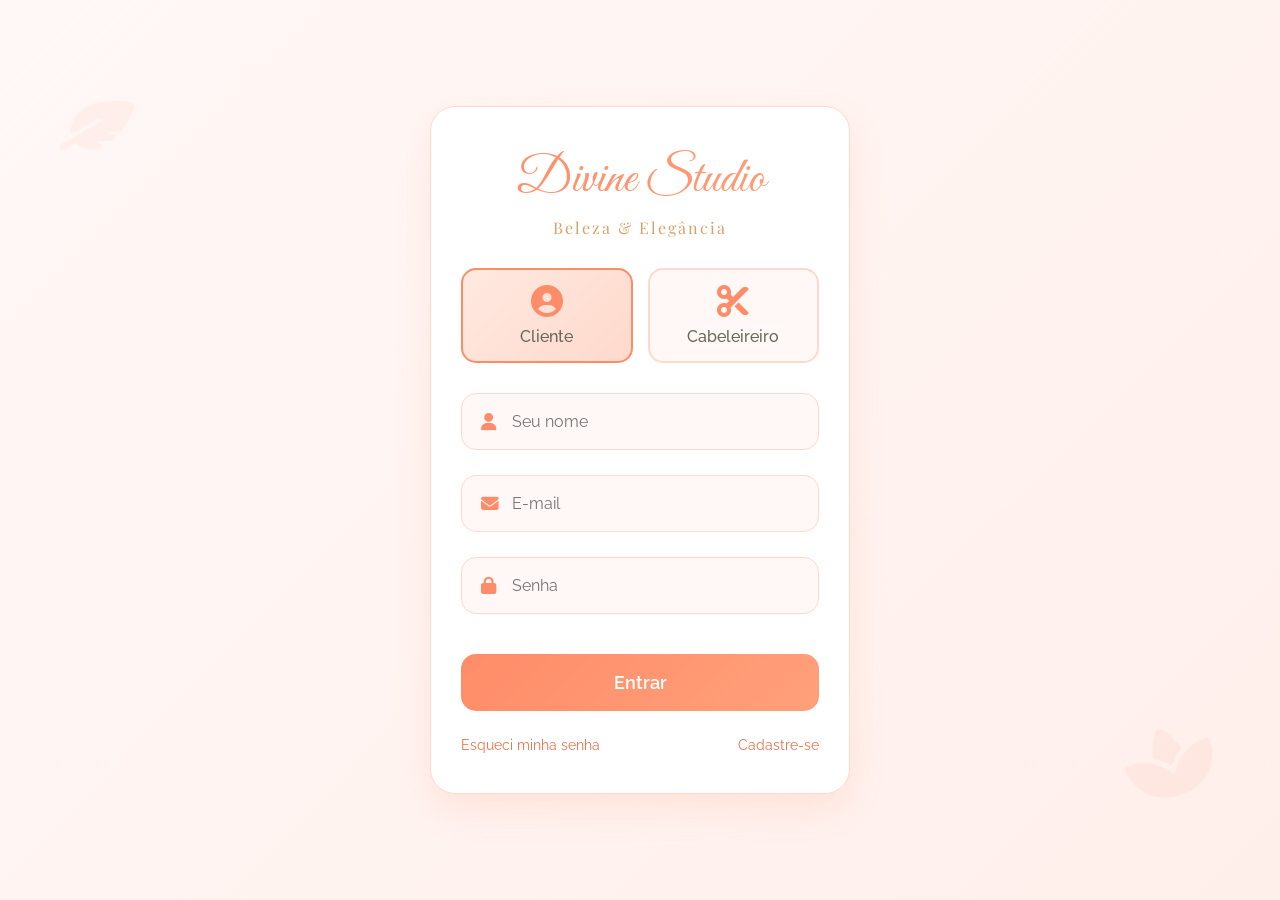
<file: index.html>
<!DOCTYPE html>
<html lang="pt-BR">
<head>
    <meta charset="UTF-8">
    <meta name="viewport" content="width=device-width, initial-scale=1.0">
    <title>Divine Studio - Login</title>
    <link rel="stylesheet" href="https://cdnjs.cloudflare.com/ajax/libs/font-awesome/6.4.0/css/all.min.css">
    <link href="https://fonts.googleapis.com/css2?family=Great+Vibes&family=Playfair+Display:wght@400;500;600&family=Raleway:wght@300;400;500;600&display=swap" rel="stylesheet">
    <style>
        /* Mesmos estilos da versão anterior (tons de salmão) */
        * {
            margin: 0;
            padding: 0;
            box-sizing: border-box;
        }

        :root {
            --salmão-principal: #FF8C69;
            --salmão-claro: #FFA07A;
            --salmão-escuro: #E67352;
            --salmão-suave: #FFD9CC;
            --salmão-fundo: #FFF8F6;
            --dourado: #D4A16A;
            --texto-escuro: #665;
            --texto-claro: #AA8;
            --branco: #FFFFFF;
            --sombra: rgba(255, 140, 105, 0.15);
        }

        body {
            font-family: 'Raleway', sans-serif;
            background: linear-gradient(135deg, var(--salmão-fundo) 0%, #FFEFEB 100%);
            display: flex;
            justify-content: center;
            align-items: center;
            min-height: 100vh;
            color: var(--texto-escuro);
            overflow-x: hidden;
        }

        /* Elementos decorativos */
        .decorative-bg {
            position: absolute;
            z-index: 0;
            opacity: 0.08;
            color: var(--salmão-principal);
        }

        .decor-1 {
            top: 10%;
            left: 5%;
            font-size: 4rem;
            transform: rotate(15deg);
        }

        .decor-2 {
            bottom: 10%;
            right: 5%;
            font-size: 5rem;
            transform: rotate(-20deg);
        }

        .login-container {
            width: 90%;
            max-width: 420px;
            background-color: var(--branco);
            border-radius: 25px;
            box-shadow: 0 15px 35px var(--sombra);
            padding: 40px 30px;
            position: relative;
            z-index: 1;
            border: 1px solid var(--salmão-suave);
            animation: fadeIn 0.6s ease-out;
        }

        @keyframes fadeIn {
            from { opacity: 0; transform: translateY(20px); }
            to { opacity: 1; transform: translateY(0); }
        }

        .logo {
            font-family: 'Great Vibes', cursive;
            font-size: 3.2rem;
            background: linear-gradient(to right, var(--salmão-principal), var(--salmão-claro));
            -webkit-background-clip: text;
            background-clip: text;
            color: transparent;
            text-align: center;
            margin-bottom: 5px;
        }

        .slogan {
            font-family: 'Playfair Display', serif;
            color: var(--dourado);
            text-align: center;
            font-size: 1rem;
            letter-spacing: 2px;
            margin-bottom: 30px;
        }

        /* Seletor de perfil */
        .profile-selector {
            display: flex;
            gap: 15px;
            margin-bottom: 30px;
        }

        .profile-option {
            flex: 1;
            text-align: center;
            padding: 15px;
            border: 2px solid var(--salmão-suave);
            border-radius: 15px;
            cursor: pointer;
            transition: all 0.3s;
            background: var(--salmão-fundo);
        }

        .profile-option.active {
            background: linear-gradient(135deg, #FFE9E0, #FFD9CC);
            border-color: var(--salmão-principal);
        }

        .profile-option i {
            font-size: 2rem;
            color: var(--salmão-principal);
            margin-bottom: 10px;
        }

        .profile-option span {
            display: block;
            font-weight: 500;
        }

        /* Formulário de login */
        .form-group {
            margin-bottom: 25px;
            position: relative;
        }

        .form-group i {
            position: absolute;
            left: 20px;
            top: 50%;
            transform: translateY(-50%);
            color: var(--salmão-principal);
            font-size: 1.1rem;
        }

        .form-control {
            width: 100%;
            padding: 18px 20px 18px 50px;
            border: 1px solid var(--salmão-suave);
            border-radius: 15px;
            font-size: 1rem;
            font-family: 'Raleway', sans-serif;
            background: var(--salmão-fundo);
            transition: all 0.3s;
        }

        .form-control:focus {
            outline: none;
            border-color: var(--salmão-principal);
            box-shadow: 0 0 0 3px rgba(255, 140, 105, 0.15);
            background: var(--branco);
        }

        .btn {
            width: 100%;
            padding: 18px;
            border-radius: 15px;
            border: none;
            font-weight: 600;
            font-size: 1.1rem;
            cursor: pointer;
            transition: all 0.3s;
            font-family: 'Raleway', sans-serif;
        }

        .btn-primary {
            background: linear-gradient(135deg, var(--salmão-principal), var(--salmão-claro));
            color: var(--branco);
            margin-top: 15px;
        }

        .btn-primary:hover {
            transform: translateY(-3px);
            box-shadow: 0 10px 25px rgba(255, 140, 105, 0.3);
        }

        .links {
            display: flex;
            justify-content: space-between;
            margin-top: 25px;
            font-size: 0.9rem;
        }

        .link {
            color: var(--salmão-escuro);
            text-decoration: none;
            transition: color 0.3s;
            cursor: pointer;
        }

        .link:hover {
            color: var(--salmão-principal);
            text-decoration: underline;
        }

        /* Responsividade */
        @media (max-width: 480px) {
            .login-container {
                padding: 30px 20px;
            }
            
            .logo {
                font-size: 2.8rem;
            }
            
            .profile-selector {
                flex-direction: column;
                gap: 10px;
            }
        }
    </style>
</head>
<body>
    <!-- Elementos decorativos -->
    <div class="decorative-bg decor-1">
        <i class="fas fa-feather-alt"></i>
    </div>
    <div class="decorative-bg decor-2">
        <i class="fas fa-spa"></i>
    </div>

    <div class="login-container">
        <div class="logo">Divine Studio</div>
        <div class="slogan">Beleza & Elegância</div>

        <!-- Seletor de perfil -->
        <div class="profile-selector">
            <div class="profile-option active" id="option-client" onclick="selectProfile('client')">
                <i class="fas fa-user-circle"></i>
                <span>Cliente</span>
            </div>
            <div class="profile-option" id="option-stylist" onclick="selectProfile('stylist')">
                <i class="fas fa-cut"></i>
                <span>Cabeleireiro</span>
            </div>
        </div>

        <!-- Formulário de login -->
        <form id="loginForm">
            <div class="form-group">
                <i class="fas fa-user"></i>
                <input type="text" class="form-control" id="name" placeholder="Seu nome" required>
            </div>
            <div class="form-group">
                <i class="fas fa-envelope"></i>
                <input type="email" class="form-control" id="email" placeholder="E-mail" required>
            </div>
            <div class="form-group">
                <i class="fas fa-lock"></i>
                <input type="password" class="form-control" id="password" placeholder="Senha" required>
            </div>
            <button type="submit" class="btn btn-primary" id="loginBtn">Entrar</button>
        </form>

        <!-- Links -->
        <div class="links">
<a href="#" class="link" onclick="alert('Por favor, entre em contato com o salão para recuperar sua senha.'); return false;">Esqueci minha senha</a>
            <a href="cadastro.html" class="link" id="registerLink">Cadastre-se</a>
        </div>
    </div>

    <script>
        // Estado do perfil selecionado
        let selectedProfile = 'client'; // 'client' ou 'stylist'

        function selectProfile(profile) {
            selectedProfile = profile;
            // Atualizar visual
            document.getElementById('option-client').classList.remove('active');
            document.getElementById('option-stylist').classList.remove('active');
            document.getElementById(`option-${profile}`).classList.add('active');
        }

        // Lidar com o envio do formulário
        document.getElementById('loginForm').addEventListener('submit', function(event) {
            event.preventDefault(); // Evita recarregar a página

            const name = document.getElementById('name').value.trim();
            const email = document.getElementById('email').value.trim();
            const password = document.getElementById('password').value.trim();

            // Validação simples
            if (!name || !email || !password) {
                alert('Por favor, preencha todos os campos.');
                return;
            }

            // Simulação de login - Aqui você pode integrar com uma API real
            // Por enquanto, redireciona baseado no perfil selecionado
            if (selectedProfile === 'client') {
                // Salvar o nome do cliente no localStorage
                localStorage.setItem('clientName', name);
                // Redirecionar para a página do cliente
                window.location.href = 'cliente.html';
            } else {
                // Salvar o nome do profissional no localStorage
                localStorage.setItem('professionalName', name);
                // Redirecionar para a página do cabeleireiro
                window.location.href = 'profissional.html';
            }
        });

        // O link "Cadastre-se" já tem href="cadastro.html" no HTML, então nenhum JS extra é necessário.
    </script>
</body>
</html>
</file>
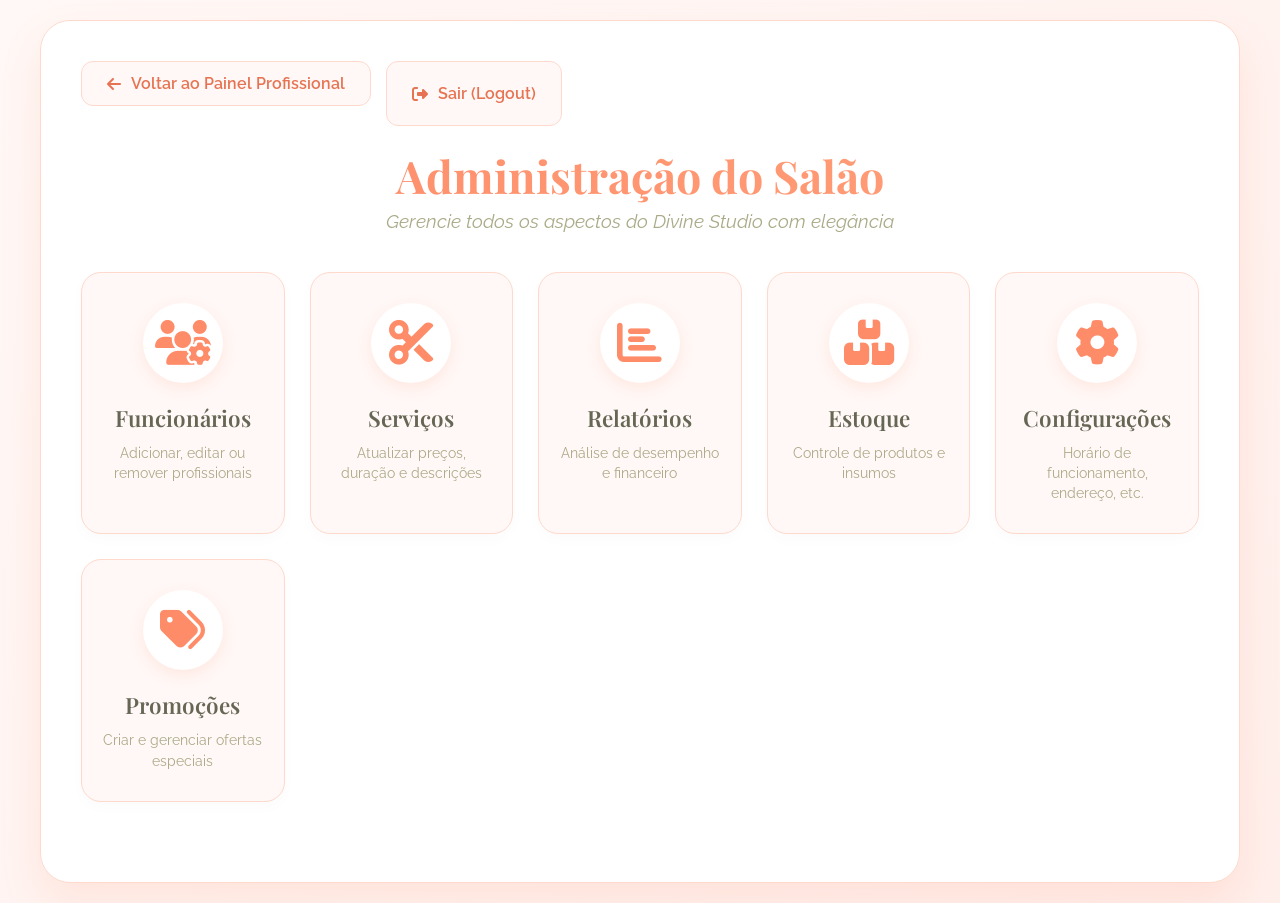
<file: admin.html>
<!DOCTYPE html>
<html lang="pt-BR">
<head>
    <meta charset="UTF-8">
    <meta name="viewport" content="width=device-width, initial-scale=1.0">
    <title>Divine Studio - Administração</title>
    <link rel="stylesheet" href="https://cdnjs.cloudflare.com/ajax/libs/font-awesome/6.4.0/css/all.min.css">
    <link href="https://fonts.googleapis.com/css2?family=Great+Vibes&family=Playfair+Display:wght@400;500;600&family=Raleway:wght@300;400;500;600&display=swap" rel="stylesheet">
    <style>
        * {
            margin: 0;
            padding: 0;
            box-sizing: border-box;
        }

        :root {
            --salmão-principal: #FF8C69;
            --salmão-claro: #FFA07A;
            --salmão-escuro: #E67352;
            --salmão-suave: #FFD9CC;
            --salmão-fundo: #FFF8F6;
            --dourado: #D4A16A;
            --texto-escuro: #665;
            --texto-claro: #AA8;
            --branco: #FFFFFF;
            --sombra: rgba(255, 140, 105, 0.15);
        }

        body {
            font-family: 'Raleway', sans-serif;
            background: linear-gradient(135deg, var(--salmão-fundo) 0%, #FFEFEB 100%);
            color: var(--texto-escuro);
            min-height: 100vh;
            padding: 20px;
            position: relative;
            overflow-x: hidden;
        }

        /* Elementos decorativos */
        .decorative-bg {
            position: fixed;
            z-index: 0;
            opacity: 0.05;
            color: var(--salmão-principal);
            pointer-events: none;
        }

        .decor-1 { top: 10%; left: 5%; font-size: 6rem; transform: rotate(15deg); }
        .decor-2 { bottom: 15%; right: 5%; font-size: 8rem; transform: rotate(-20deg); }
        .decor-3 { top: 30%; right: 10%; font-size: 4rem; transform: rotate(45deg); }

        .admin-container {
            max-width: 1200px;
            margin: 0 auto;
            background: var(--branco);
            border-radius: 30px;
            box-shadow: 0 20px 40px var(--sombra);
            padding: 40px;
            border: 1px solid var(--salmão-suave);
            position: relative;
            z-index: 1;
            animation: fadeIn 0.8s ease-out;
        }

        @keyframes fadeIn {
            from { opacity: 0; transform: translateY(20px); }
            to { opacity: 1; transform: translateY(0); }
        }

        /* Botão de voltar ao profissional */
        .back-to-professional {
            display: inline-flex;
            align-items: center;
            gap: 10px;
            padding: 12px 25px;
            background: var(--salmão-fundo);
            color: var(--salmão-escuro);
            border: 1px solid var(--salmão-suave);
            border-radius: 12px;
            cursor: pointer;
            font-weight: 600;
            transition: all 0.3s;
            margin-bottom: 20px;
            text-decoration: none;
        }

        .back-to-professional:hover {
            background: var(--salmão-suave);
            transform: translateX(-5px);
        }

        h1 {
            font-family: 'Playfair Display', serif;
            font-size: 2.8rem;
            color: var(--texto-escuro);
            margin-bottom: 5px;
            text-align: center;
            background: linear-gradient(to right, var(--salmão-principal), var(--salmão-claro));
            -webkit-background-clip: text;
            background-clip: text;
            color: transparent;
        }

        .subtitle {
            color: var(--texto-claro);
            text-align: center;
            margin-bottom: 40px;
            font-size: 1.2rem;
            font-style: italic;
        }

        /* Cards do menu principal */
        .admin-options {
            display: grid;
            grid-template-columns: repeat(auto-fill, minmax(200px, 1fr));
            gap: 25px;
            margin-bottom: 40px;
        }

        .admin-card {
            background: var(--salmão-fundo);
            border: 1px solid var(--salmão-suave);
            border-radius: 20px;
            padding: 30px 20px;
            text-align: center;
            cursor: pointer;
            transition: all 0.3s ease;
            display: flex;
            flex-direction: column;
            align-items: center;
            box-shadow: 0 5px 15px rgba(0,0,0,0.02);
        }

        .admin-card:hover {
            transform: translateY(-8px);
            box-shadow: 0 15px 30px var(--sombra);
            background: linear-gradient(135deg, #FFE9E0, #FFD9CC);
            border-color: var(--salmão-principal);
        }

        .admin-card i {
            font-size: 2.8rem;
            color: var(--salmão-principal);
            margin-bottom: 20px;
            background: var(--branco);
            width: 80px;
            height: 80px;
            display: flex;
            align-items: center;
            justify-content: center;
            border-radius: 50%;
            box-shadow: 0 5px 15px var(--sombra);
            transition: all 0.3s;
        }

        .admin-card:hover i {
            background: linear-gradient(135deg, var(--salmão-principal), var(--salmão-claro));
            color: var(--branco);
            transform: scale(1.1);
        }

        .admin-card h3 {
            font-family: 'Playfair Display', serif;
            font-size: 1.4rem;
            color: var(--texto-escuro);
            margin-bottom: 10px;
            font-weight: 600;
        }

        .admin-card p {
            color: var(--texto-claro);
            font-size: 0.9rem;
            line-height: 1.4;
        }

        /* Cabeçalho do módulo */
        .module-header {
            display: flex;
            justify-content: space-between;
            align-items: center;
            margin-bottom: 30px;
            flex-wrap: wrap;
            gap: 15px;
        }

        .module-header h2 {
            font-family: 'Playfair Display', serif;
            font-size: 2rem;
            color: var(--texto-escuro);
            display: flex;
            align-items: center;
            gap: 10px;
        }

        .module-header h2 i {
            color: var(--salmão-principal);
        }

        .btn {
            padding: 12px 25px;
            border-radius: 12px;
            border: none;
            font-weight: 600;
            font-size: 1rem;
            cursor: pointer;
            transition: all 0.3s;
            display: inline-flex;
            align-items: center;
            gap: 8px;
            font-family: 'Raleway', sans-serif;
        }

        .btn-primary {
            background: linear-gradient(135deg, var(--salmão-principal), var(--salmão-claro));
            color: var(--branco);
        }

        .btn-secondary {
            background: var(--salmão-fundo);
            color: var(--salmão-escuro);
            border: 1px solid var(--salmão-suave);
        }

        .btn-danger {
            background: #f8d7da;
            color: #721c24;
            border: 1px solid #f5c6cb;
        }

        .btn:hover {
            transform: translateY(-3px);
            box-shadow: 0 8px 20px var(--sombra);
        }

        /* Tabelas/listas */
        .data-table {
            width: 100%;
            border-collapse: collapse;
            background: var(--branco);
            border-radius: 15px;
            overflow: hidden;
            box-shadow: 0 5px 15px var(--sombra);
        }

        .data-table th {
            background: var(--salmão-suave);
            color: var(--texto-escuro);
            font-weight: 600;
            padding: 15px;
            text-align: left;
        }

        .data-table td {
            padding: 15px;
            border-bottom: 1px solid var(--salmão-suave);
        }

        .data-table tr:last-child td {
            border-bottom: none;
        }

        .data-table tr:hover {
            background: var(--salmão-fundo);
        }

        .action-icons {
            display: flex;
            gap: 10px;
        }

        .action-icons i {
            font-size: 1.2rem;
            cursor: pointer;
            color: var(--texto-claro);
            transition: color 0.2s;
        }

        .action-icons i:hover {
            color: var(--salmão-principal);
        }

        .action-icons .fa-trash-alt:hover {
            color: #dc3545;
        }

        /* Modais */
        .modal-overlay {
            position: fixed;
            top: 0;
            left: 0;
            width: 100%;
            height: 100%;
            background: rgba(0,0,0,0.5);
            display: flex;
            align-items: center;
            justify-content: center;
            z-index: 2000;
            opacity: 0;
            visibility: hidden;
            transition: all 0.3s;
        }

        .modal-overlay.active {
            opacity: 1;
            visibility: visible;
        }

        .modal {
            background: var(--branco);
            border-radius: 25px;
            width: 90%;
            max-width: 500px;
            padding: 30px;
            box-shadow: 0 20px 40px rgba(0,0,0,0.2);
            transform: translateY(30px);
            transition: transform 0.4s;
        }

        .modal-overlay.active .modal {
            transform: translateY(0);
        }

        .modal h3 {
            font-family: 'Playfair Display', serif;
            font-size: 1.8rem;
            margin-bottom: 20px;
            color: var(--texto-escuro);
        }

        .modal .form-group {
            margin-bottom: 20px;
        }

        .modal label {
            display: block;
            margin-bottom: 8px;
            font-weight: 500;
        }

        .modal input, .modal select, .modal textarea {
            width: 100%;
            padding: 12px 15px;
            border: 1px solid var(--salmão-suave);
            border-radius: 10px;
            font-size: 1rem;
            background: var(--salmão-fundo);
        }

        .modal input:focus, .modal select:focus, .modal textarea:focus {
            outline: none;
            border-color: var(--salmão-principal);
            box-shadow: 0 0 0 3px rgba(255,140,105,0.15);
            background: var(--branco);
        }

        .modal-actions {
            display: flex;
            justify-content: flex-end;
            gap: 15px;
            margin-top: 30px;
        }

        /* Estatísticas (relatórios) */
        .stats-grid {
            display: grid;
            grid-template-columns: repeat(auto-fit, minmax(200px, 1fr));
            gap: 20px;
            margin-bottom: 30px;
        }

        .stat-box {
            background: var(--salmão-fundo);
            border: 1px solid var(--salmão-suave);
            border-radius: 15px;
            padding: 25px;
            text-align: center;
        }

        .stat-box h4 {
            font-size: 1.1rem;
            color: var(--texto-claro);
            margin-bottom: 10px;
        }

        .stat-box .value {
            font-size: 2.5rem;
            font-weight: 700;
            color: var(--salmão-principal);
        }

        .chart-placeholder {
            background: var(--salmão-fundo);
            border: 1px dashed var(--salmão-suave);
            border-radius: 15px;
            height: 200px;
            display: flex;
            align-items: center;
            justify-content: center;
            color: var(--texto-claro);
            font-style: italic;
        }

        /* Configurações */
        .settings-form {
            max-width: 600px;
            margin: 0 auto;
        }

        /* Botão voltar interno */
        .back-button {
            display: inline-flex;
            align-items: center;
            gap: 10px;
            padding: 12px 25px;
            background: var(--salmão-fundo);
            color: var(--salmão-escuro);
            border: 1px solid var(--salmão-suave);
            border-radius: 12px;
            cursor: pointer;
            font-weight: 600;
            transition: all 0.3s;
            margin-bottom: 30px;
        }

        .back-button:hover {
            background: var(--salmão-suave);
            transform: translateX(-5px);
        }

        /* Seções (cada módulo) */
        .module-section {
            display: none;
        }

        .module-section.active {
            display: block;
            animation: fadeIn 0.5s;
        }

        /* Responsividade */
        @media (max-width: 768px) {
            .admin-container { padding: 20px; }
            h1 { font-size: 2.2rem; }
            .admin-options { grid-template-columns: repeat(2, 1fr); }
            .data-table { font-size: 0.9rem; }
            .data-table th, .data-table td { padding: 10px; }
        }

        @media (max-width: 480px) {
            .admin-options { grid-template-columns: 1fr; }
            .module-header { flex-direction: column; align-items: stretch; }
            .btn { width: 100%; justify-content: center; }
        }
    </style>
</head>
<body>
    <!-- Elementos decorativos -->
    <div class="decorative-bg decor-1"><i class="fas fa-feather-alt"></i></div>
    <div class="decorative-bg decor-2"><i class="fas fa-spa"></i></div>
    <div class="decorative-bg decor-3"><i class="fas fa-cut"></i></div>

    <div class="admin-container">
<!-- Botões de navegação -->
        <div style="display: flex; gap: 15px; margin-bottom: 20px;">
            <a href="profissional.html" class="back-to-professional">
                <i class="fas fa-arrow-left"></i> Voltar ao Painel Profissional
            </a>
            <a href="index.html" class="back-to-professional" onclick="logout(event)" style="margin-bottom: 0;">
                <i class="fas fa-sign-out-alt"></i> Sair (Logout)
            </a>
        </div>

        <!-- Título principal (visível apenas no menu inicial) -->
        <div id="mainTitle">
            <h1>Administração do Salão</h1>
            <p class="subtitle">Gerencie todos os aspectos do Divine Studio com elegância</p>
        </div>

        <!-- Menu principal com cards -->
        <div id="mainMenu" class="admin-options">
            <div class="admin-card" data-module="employees">
                <i class="fas fa-users-cog"></i>
                <h3>Funcionários</h3>
                <p>Adicionar, editar ou remover profissionais</p>
            </div>
            <div class="admin-card" data-module="services">
                <i class="fas fa-cut"></i>
                <h3>Serviços</h3>
                <p>Atualizar preços, duração e descrições</p>
            </div>
            <div class="admin-card" data-module="reports">
                <i class="fas fa-chart-bar"></i>
                <h3>Relatórios</h3>
                <p>Análise de desempenho e financeiro</p>
            </div>
            <div class="admin-card" data-module="inventory">
                <i class="fas fa-boxes"></i>
                <h3>Estoque</h3>
                <p>Controle de produtos e insumos</p>
            </div>
            <div class="admin-card" data-module="settings">
                <i class="fas fa-cog"></i>
                <h3>Configurações</h3>
                <p>Horário de funcionamento, endereço, etc.</p>
            </div>
            <div class="admin-card" data-module="promotions">
                <i class="fas fa-tags"></i>
                <h3>Promoções</h3>
                <p>Criar e gerenciar ofertas especiais</p>
            </div>
        </div>

        <!-- Botão de voltar interno (inicialmente oculto) -->
        <div id="backButtonContainer" style="display: none;">
            <div class="back-button" onclick="showMainMenu()">
                <i class="fas fa-arrow-left"></i> Voltar ao menu principal
            </div>
        </div>

        <!-- Módulos (seções) -->
        <!-- Funcionários -->
        <div id="moduleEmployees" class="module-section">
            <div class="module-header">
                <h2><i class="fas fa-users-cog"></i> Funcionários</h2>
                <button class="btn btn-primary" onclick="openEmployeeModal()"><i class="fas fa-plus"></i> Novo Funcionário</button>
            </div>
            <table class="data-table" id="employeesTable">
                <thead>
                    <tr><th>Nome</th><th>Cargo</th><th>Telefone</th><th>Email</th><th>Ações</th></tr>
                </thead>
                <tbody id="employeesBody"></tbody>
            </table>
        </div>

        <!-- Serviços -->
        <div id="moduleServices" class="module-section">
            <div class="module-header">
                <h2><i class="fas fa-cut"></i> Serviços</h2>
                <button class="btn btn-primary" onclick="openServiceModal()"><i class="fas fa-plus"></i> Novo Serviço</button>
            </div>
            <table class="data-table" id="servicesTable">
                <thead>
                    <tr><th>Nome</th><th>Preço (R$)</th><th>Duração (min)</th><th>Descrição</th><th>Ações</th></tr>
                </thead>
                <tbody id="servicesBody"></tbody>
            </table>
        </div>

        <!-- Relatórios -->
        <div id="moduleReports" class="module-section">
            <div class="module-header">
                <h2><i class="fas fa-chart-bar"></i> Relatórios</h2>
            </div>
            <div class="stats-grid">
                <div class="stat-box"><h4>Agendamentos esse mês</h4><div class="value">142</div></div>
                <div class="stat-box"><h4>Receita mensal</h4><div class="value">R$ 12.450</div></div>
                <div class="stat-box"><h4>Clientes ativos</h4><div class="value">89</div></div>
                <div class="stat-box"><h4>Taxa de ocupação</h4><div class="value">78%</div></div>
            </div>
            <div class="chart-placeholder">
                <i class="fas fa-chart-line" style="font-size: 2rem; margin-right: 10px;"></i> Gráfico de desempenho (simulado)
            </div>
        </div>

        <!-- Estoque -->
        <div id="moduleInventory" class="module-section">
            <div class="module-header">
                <h2><i class="fas fa-boxes"></i> Estoque</h2>
                <button class="btn btn-primary" onclick="openProductModal()"><i class="fas fa-plus"></i> Novo Produto</button>
            </div>
            <table class="data-table" id="inventoryTable">
                <thead>
                    <tr><th>Produto</th><th>Quantidade</th><th>Preço (R$)</th><th>Fornecedor</th><th>Ações</th></tr>
                </thead>
                <tbody id="inventoryBody"></tbody>
            </table>
        </div>

        <!-- Configurações -->
        <div id="moduleSettings" class="module-section">
            <div class="module-header">
                <h2><i class="fas fa-cog"></i> Configurações do Salão</h2>
            </div>
            <div class="settings-form">
                <div class="form-group">
                    <label>Nome do Salão</label>
                    <input type="text" id="salonName" value="Divine Studio">
                </div>
                <div class="form-group">
                    <label>Endereço</label>
                    <input type="text" id="salonAddress" value="Rua das Flores, 123 - Centro">
                </div>
                <div class="form-group">
                    <label>Telefone</label>
                    <input type="text" id="salonPhone" value="(11) 3456-7890">
                </div>
                <div class="form-group">
                    <label>Email</label>
                    <input type="email" id="salonEmail" value="contato@divinestudio.com">
                </div>
                <div class="form-group">
                    <label>Horário de Funcionamento</label>
                    <input type="text" id="salonHours" value="Seg-Sáb 09:00-20:00">
                </div>
                <button class="btn btn-primary" onclick="saveSettings()"><i class="fas fa-save"></i> Salvar Configurações</button>
            </div>
        </div>

        <!-- Promoções -->
        <div id="modulePromotions" class="module-section">
            <div class="module-header">
                <h2><i class="fas fa-tags"></i> Promoções</h2>
                <button class="btn btn-primary" onclick="openPromotionModal()"><i class="fas fa-plus"></i> Nova Promoção</button>
            </div>
            <table class="data-table" id="promotionsTable">
                <thead>
                    <tr><th>Nome</th><th>Desconto (%)</th><th>Validade</th><th>Serviços</th><th>Ações</th></tr>
                </thead>
                <tbody id="promotionsBody"></tbody>
            </table>
        </div>

        <!-- Modal para formulários (reutilizável) -->
        <div class="modal-overlay" id="modalOverlay">
            <div class="modal" id="modalContent">
                <h3 id="modalTitle">Título</h3>
                <div id="modalBody"></div>
                <div class="modal-actions">
                    <button class="btn btn-secondary" onclick="closeModal()">Cancelar</button>
                    <button class="btn btn-primary" id="modalSaveBtn">Salvar</button>
                </div>
            </div>
        </div>
    </div>

    <script>
        // ==================== Dados iniciais ====================
        let employees = [
            { id: 1, name: 'Maria Clara', role: 'Cabeleireira', phone: '(11) 99999-1111', email: 'maria@divine.com' },
            { id: 2, name: 'João Silva', role: 'Barbeiro', phone: '(11) 99999-2222', email: 'joao@divine.com' },
            { id: 3, name: 'Ana Costa', role: 'Manicure', phone: '(11) 99999-3333', email: 'ana@divine.com' }
        ];

        let services = [
            { id: 1, name: 'Corte e Escova', price: 85.00, duration: 60, description: 'Corte personalizado e escova' },
            { id: 2, name: 'Coloração', price: 150.00, duration: 90, description: 'Coloração completa' },
            { id: 3, name: 'Hidratação', price: 120.00, duration: 45, description: 'Hidratação profunda' }
        ];

        let inventory = [
            { id: 1, product: 'Shampoo Profissional', qty: 12, price: 45.90, supplier: 'Beauty Supply' },
            { id: 2, product: 'Condicionador', qty: 8, price: 52.30, supplier: 'Beauty Supply' },
            { id: 3, product: 'Tinta Cabelo - Castanho', qty: 5, price: 28.50, supplier: 'Color Line' }
        ];

        let promotions = [
            { id: 1, name: 'Desconto Corte', discount: 20, validUntil: '2023-12-31', services: 'Corte e Escova' },
            { id: 2, name: 'Combo Beauty', discount: 15, validUntil: '2023-12-15', services: 'Corte + Hidratação' }
        ];

        // ==================== Controle de módulos ====================
        function showMainMenu() {
            document.getElementById('mainTitle').style.display = 'block';
            document.getElementById('mainMenu').style.display = 'grid';
            document.getElementById('backButtonContainer').style.display = 'none';
            document.querySelectorAll('.module-section').forEach(s => s.classList.remove('active'));
        }

        function showModule(moduleName) {
            document.getElementById('mainTitle').style.display = 'none';
            document.getElementById('mainMenu').style.display = 'none';
            document.getElementById('backButtonContainer').style.display = 'block';
            document.querySelectorAll('.module-section').forEach(s => s.classList.remove('active'));
            document.getElementById(`module${capitalize(moduleName)}`).classList.add('active');
            // Atualizar listas
            if (moduleName === 'employees') renderEmployees();
            if (moduleName === 'services') renderServices();
            if (moduleName === 'inventory') renderInventory();
            if (moduleName === 'promotions') renderPromotions();
        }

        function capitalize(str) {
            return str.charAt(0).toUpperCase() + str.slice(1);
        }

        // Event listeners para os cards
        document.querySelectorAll('.admin-card').forEach(card => {
            card.addEventListener('click', (e) => {
                const module = card.getAttribute('data-module');
                showModule(module);
            });
        });

        // ==================== Renderização das tabelas ====================
        function renderEmployees() {
            const tbody = document.getElementById('employeesBody');
            tbody.innerHTML = employees.map(emp => `
                <tr>
                    <td>${emp.name}</td>
                    <td>${emp.role}</td>
                    <td>${emp.phone}</td>
                    <td>${emp.email}</td>
                    <td class="action-icons">
                        <i class="fas fa-edit" onclick="editEmployee(${emp.id})" title="Editar"></i>
                        <i class="fas fa-trash-alt" onclick="deleteEmployee(${emp.id})" title="Excluir"></i>
                    </td>
                </tr>
            `).join('');
        }

        function renderServices() {
            const tbody = document.getElementById('servicesBody');
            tbody.innerHTML = services.map(s => `
                <tr>
                    <td>${s.name}</td>
                    <td>R$ ${s.price.toFixed(2)}</td>
                    <td>${s.duration}</td>
                    <td>${s.description}</td>
                    <td class="action-icons">
                        <i class="fas fa-edit" onclick="editService(${s.id})" title="Editar"></i>
                        <i class="fas fa-trash-alt" onclick="deleteService(${s.id})" title="Excluir"></i>
                    </td>
                </tr>
            `).join('');
        }

        function renderInventory() {
            const tbody = document.getElementById('inventoryBody');
            tbody.innerHTML = inventory.map(p => `
                <tr>
                    <td>${p.product}</td>
                    <td>${p.qty}</td>
                    <td>R$ ${p.price.toFixed(2)}</td>
                    <td>${p.supplier}</td>
                    <td class="action-icons">
                        <i class="fas fa-edit" onclick="editProduct(${p.id})" title="Editar"></i>
                        <i class="fas fa-trash-alt" onclick="deleteProduct(${p.id})" title="Excluir"></i>
                    </td>
                </tr>
            `).join('');
        }

        function renderPromotions() {
            const tbody = document.getElementById('promotionsBody');
            tbody.innerHTML = promotions.map(p => `
                <tr>
                    <td>${p.name}</td>
                    <td>${p.discount}%</td>
                    <td>${p.validUntil}</td>
                    <td>${p.services}</td>
                    <td class="action-icons">
                        <i class="fas fa-edit" onclick="editPromotion(${p.id})" title="Editar"></i>
                        <i class="fas fa-trash-alt" onclick="deletePromotion(${p.id})" title="Excluir"></i>
                    </td>
                </tr>
            `).join('');
        }

        // ==================== Modal genérico ====================
        let currentModalCallback = null;
        const modalOverlay = document.getElementById('modalOverlay');
        const modalTitle = document.getElementById('modalTitle');
        const modalBody = document.getElementById('modalBody');
        const modalSaveBtn = document.getElementById('modalSaveBtn');

        function openModal(title, bodyHtml, onSave) {
            modalTitle.innerText = title;
            modalBody.innerHTML = bodyHtml;
            currentModalCallback = onSave;
            modalOverlay.classList.add('active');
        }

        function closeModal() {
            modalOverlay.classList.remove('active');
            currentModalCallback = null;
        }

        modalSaveBtn.addEventListener('click', () => {
            if (currentModalCallback) currentModalCallback();
            closeModal();
        });

        // Fechar ao clicar no overlay
        modalOverlay.addEventListener('click', (e) => {
            if (e.target === modalOverlay) closeModal();
        });

        // ==================== CRUD Funcionários ====================
        function openEmployeeModal(empId = null) {
            const employee = empId ? employees.find(e => e.id === empId) : null;
            const title = employee ? 'Editar Funcionário' : 'Novo Funcionário';
            const body = `
                <div class="form-group">
                    <label>Nome</label>
                    <input type="text" id="empName" value="${employee ? employee.name : ''}" placeholder="Nome completo">
                </div>
                <div class="form-group">
                    <label>Cargo</label>
                    <input type="text" id="empRole" value="${employee ? employee.role : ''}" placeholder="Ex: Cabeleireira">
                </div>
                <div class="form-group">
                    <label>Telefone</label>
                    <input type="text" id="empPhone" value="${employee ? employee.phone : ''}" placeholder="(11) 99999-9999">
                </div>
                <div class="form-group">
                    <label>Email</label>
                    <input type="email" id="empEmail" value="${employee ? employee.email : ''}" placeholder="email@exemplo.com">
                </div>
            `;
            openModal(title, body, () => {
                const name = document.getElementById('empName').value.trim();
                const role = document.getElementById('empRole').value.trim();
                const phone = document.getElementById('empPhone').value.trim();
                const email = document.getElementById('empEmail').value.trim();
                if (!name || !role) return alert('Nome e cargo são obrigatórios');
                if (employee) {
                    // editar
                    employee.name = name;
                    employee.role = role;
                    employee.phone = phone;
                    employee.email = email;
                } else {
                    // criar
                    const newId = employees.length ? Math.max(...employees.map(e => e.id)) + 1 : 1;
                    employees.push({ id: newId, name, role, phone, email });
                }
                renderEmployees();
            });
        }

        function editEmployee(id) {
            openEmployeeModal(id);
        }

        function deleteEmployee(id) {
            if (confirm('Tem certeza que deseja excluir este funcionário?')) {
                employees = employees.filter(e => e.id !== id);
                renderEmployees();
            }
        }

        // ==================== CRUD Serviços ====================
        function openServiceModal(serviceId = null) {
            const service = serviceId ? services.find(s => s.id === serviceId) : null;
            const title = service ? 'Editar Serviço' : 'Novo Serviço';
            const body = `
                <div class="form-group">
                    <label>Nome</label>
                    <input type="text" id="srvName" value="${service ? service.name : ''}" placeholder="Ex: Corte">
                </div>
                <div class="form-group">
                    <label>Preço (R$)</label>
                    <input type="number" step="0.01" id="srvPrice" value="${service ? service.price : ''}" placeholder="85.00">
                </div>
                <div class="form-group">
                    <label>Duração (minutos)</label>
                    <input type="number" id="srvDuration" value="${service ? service.duration : ''}" placeholder="60">
                </div>
                <div class="form-group">
                    <label>Descrição</label>
                    <textarea id="srvDesc" rows="3">${service ? service.description : ''}</textarea>
                </div>
            `;
            openModal(title, body, () => {
                const name = document.getElementById('srvName').value.trim();
                const price = parseFloat(document.getElementById('srvPrice').value);
                const duration = parseInt(document.getElementById('srvDuration').value);
                const desc = document.getElementById('srvDesc').value.trim();
                if (!name || isNaN(price) || isNaN(duration)) return alert('Preencha todos os campos corretamente');
                if (service) {
                    service.name = name;
                    service.price = price;
                    service.duration = duration;
                    service.description = desc;
                } else {
                    const newId = services.length ? Math.max(...services.map(s => s.id)) + 1 : 1;
                    services.push({ id: newId, name, price, duration, description: desc });
                }
                renderServices();
            });
        }

        function editService(id) {
            openServiceModal(id);
        }

        function deleteService(id) {
            if (confirm('Tem certeza?')) {
                services = services.filter(s => s.id !== id);
                renderServices();
            }
        }

        // ==================== CRUD Estoque ====================
        function openProductModal(productId = null) {
            const product = productId ? inventory.find(p => p.id === productId) : null;
            const title = product ? 'Editar Produto' : 'Novo Produto';
            const body = `
                <div class="form-group">
                    <label>Produto</label>
                    <input type="text" id="prodName" value="${product ? product.product : ''}" placeholder="Shampoo">
                </div>
                <div class="form-group">
                    <label>Quantidade</label>
                    <input type="number" id="prodQty" value="${product ? product.qty : ''}" placeholder="10">
                </div>
                <div class="form-group">
                    <label>Preço unitário (R$)</label>
                    <input type="number" step="0.01" id="prodPrice" value="${product ? product.price : ''}" placeholder="45.90">
                </div>
                <div class="form-group">
                    <label>Fornecedor</label>
                    <input type="text" id="prodSupplier" value="${product ? product.supplier : ''}" placeholder="Fornecedor">
                </div>
            `;
            openModal(title, body, () => {
                const name = document.getElementById('prodName').value.trim();
                const qty = parseInt(document.getElementById('prodQty').value);
                const price = parseFloat(document.getElementById('prodPrice').value);
                const supplier = document.getElementById('prodSupplier').value.trim();
                if (!name || isNaN(qty) || isNaN(price) || !supplier) return alert('Preencha todos os campos');
                if (product) {
                    product.product = name;
                    product.qty = qty;
                    product.price = price;
                    product.supplier = supplier;
                } else {
                    const newId = inventory.length ? Math.max(...inventory.map(p => p.id)) + 1 : 1;
                    inventory.push({ id: newId, product: name, qty, price, supplier });
                }
                renderInventory();
            });
        }

        function editProduct(id) {
            openProductModal(id);
        }

        function deleteProduct(id) {
            if (confirm('Tem certeza?')) {
                inventory = inventory.filter(p => p.id !== id);
                renderInventory();
            }
        }

        // ==================== CRUD Promoções ====================
        function openPromotionModal(promoId = null) {
            const promo = promoId ? promotions.find(p => p.id === promoId) : null;
            const title = promo ? 'Editar Promoção' : 'Nova Promoção';
            const body = `
                <div class="form-group">
                    <label>Nome da Promoção</label>
                    <input type="text" id="promoName" value="${promo ? promo.name : ''}" placeholder="Desconto Corte">
                </div>
                <div class="form-group">
                    <label>Desconto (%)</label>
                    <input type="number" id="promoDiscount" value="${promo ? promo.discount : ''}" placeholder="20">
                </div>
                <div class="form-group">
                    <label>Validade</label>
                    <input type="date" id="promoValid" value="${promo ? promo.validUntil : ''}">
                </div>
                <div class="form-group">
                    <label>Serviços (descrição)</label>
                    <input type="text" id="promoServices" value="${promo ? promo.services : ''}" placeholder="Corte e Escova">
                </div>
            `;
            openModal(title, body, () => {
                const name = document.getElementById('promoName').value.trim();
                const discount = parseInt(document.getElementById('promoDiscount').value);
                const valid = document.getElementById('promoValid').value;
                const services = document.getElementById('promoServices').value.trim();
                if (!name || isNaN(discount) || !valid || !services) return alert('Preencha todos os campos');
                if (promo) {
                    promo.name = name;
                    promo.discount = discount;
                    promo.validUntil = valid;
                    promo.services = services;
                } else {
                    const newId = promotions.length ? Math.max(...promotions.map(p => p.id)) + 1 : 1;
                    promotions.push({ id: newId, name, discount, validUntil: valid, services });
                }
                renderPromotions();
            });
        }

        function editPromotion(id) {
            openPromotionModal(id);
        }

        function deletePromotion(id) {
            if (confirm('Tem certeza?')) {
                promotions = promotions.filter(p => p.id !== id);
                renderPromotions();
            }
        }

        // ==================== Configurações ====================
        function saveSettings() {
            const name = document.getElementById('salonName').value;
            const address = document.getElementById('salonAddress').value;
            const phone = document.getElementById('salonPhone').value;
            const email = document.getElementById('salonEmail').value;
            const hours = document.getElementById('salonHours').value;
            // Simular salvamento
            alert('Configurações salvas com sucesso!');
            console.log({ name, address, phone, email, hours });
        }

        // Inicialização
        document.addEventListener('DOMContentLoaded', () => {
            showMainMenu(); // Garante que o menu apareça
        });
    </script>
</body>
</html>
</file>
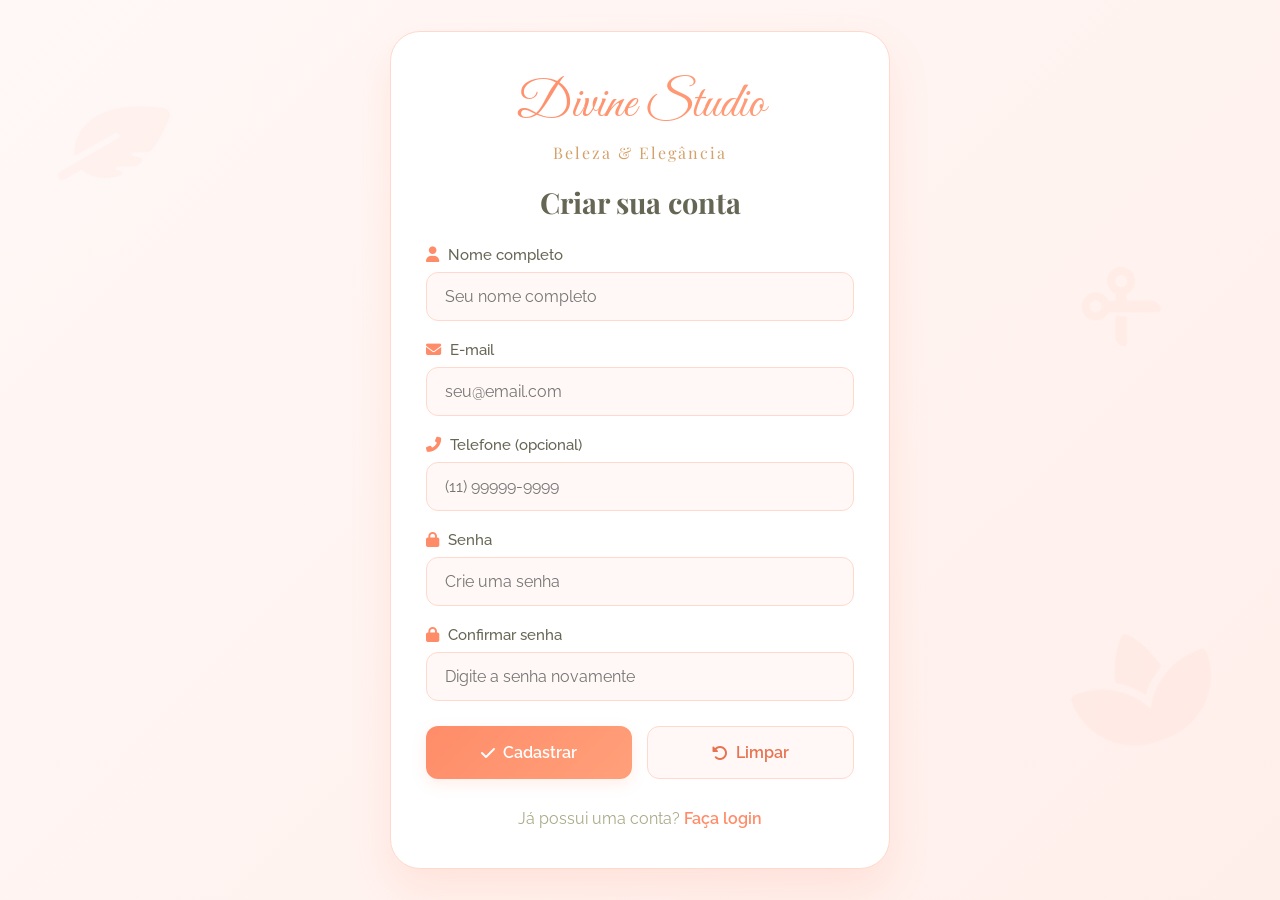
<file: cadastro.html>
<!DOCTYPE html>
<html lang="pt-BR">
<head>
    <meta charset="UTF-8">
    <meta name="viewport" content="width=device-width, initial-scale=1.0">
    <title>Divine Studio - Cadastro de Conta</title>
    <link rel="stylesheet" href="https://cdnjs.cloudflare.com/ajax/libs/font-awesome/6.4.0/css/all.min.css">
    <link href="https://fonts.googleapis.com/css2?family=Great+Vibes&family=Playfair+Display:wght@400;500;600&family=Raleway:wght@300;400;500;600&display=swap" rel="stylesheet">
    <style>
        * {
            margin: 0;
            padding: 0;
            box-sizing: border-box;
        }

        :root {
            --salmão-principal: #FF8C69;
            --salmão-claro: #FFA07A;
            --salmão-escuro: #E67352;
            --salmão-suave: #FFD9CC;
            --salmão-fundo: #FFF8F6;
            --dourado: #D4A16A;
            --texto-escuro: #665;
            --texto-claro: #AA8;
            --branco: #FFFFFF;
            --sombra: rgba(255, 140, 105, 0.15);
        }

        body {
            font-family: 'Raleway', sans-serif;
            background: linear-gradient(135deg, var(--salmão-fundo) 0%, #FFEFEB 100%);
            color: var(--texto-escuro);
            min-height: 100vh;
            display: flex;
            flex-direction: column;
            align-items: center;
            justify-content: center;
            padding: 20px;
            position: relative;
            overflow-x: hidden;
        }

        /* Elementos decorativos */
        .decorative-bg {
            position: fixed;
            z-index: 0;
            opacity: 0.05;
            color: var(--salmão-principal);
            pointer-events: none;
        }

        .decor-1 {
            top: 10%;
            left: 5%;
            font-size: 6rem;
            transform: rotate(15deg);
        }

        .decor-2 {
            bottom: 15%;
            right: 5%;
            font-size: 8rem;
            transform: rotate(-20deg);
        }

        .decor-3 {
            top: 30%;
            right: 10%;
            font-size: 4rem;
            transform: rotate(45deg);
        }

        .register-container {
            background: var(--branco);
            border-radius: 30px;
            box-shadow: 0 20px 40px var(--sombra);
            padding: 40px 35px;
            max-width: 500px;
            width: 100%;
            border: 1px solid var(--salmão-suave);
            position: relative;
            z-index: 1;
            animation: fadeIn 0.8s ease-out;
        }

        @keyframes fadeIn {
            from { opacity: 0; transform: translateY(20px); }
            to { opacity: 1; transform: translateY(0); }
        }

        .logo {
            font-family: 'Great Vibes', cursive;
            font-size: 3.2rem;
            background: linear-gradient(to right, var(--salmão-principal), var(--salmão-claro));
            -webkit-background-clip: text;
            background-clip: text;
            color: transparent;
            text-align: center;
            margin-bottom: 5px;
        }

        .slogan {
            font-family: 'Playfair Display', serif;
            color: var(--dourado);
            text-align: center;
            font-size: 1rem;
            letter-spacing: 2px;
            margin-bottom: 20px;
        }

        h2 {
            font-family: 'Playfair Display', serif;
            font-size: 1.8rem;
            color: var(--texto-escuro);
            text-align: center;
            margin-bottom: 25px;
        }

        .form-group {
            margin-bottom: 20px;
        }

        label {
            display: block;
            margin-bottom: 8px;
            font-weight: 500;
            color: var(--texto-escuro);
            font-size: 0.95rem;
        }

        label i {
            color: var(--salmão-principal);
            margin-right: 5px;
        }

        input {
            width: 100%;
            padding: 14px 18px;
            border: 1px solid var(--salmão-suave);
            border-radius: 12px;
            font-size: 1rem;
            font-family: 'Raleway', sans-serif;
            background: var(--salmão-fundo);
            transition: all 0.3s;
            color: var(--texto-escuro);
        }

        input:focus {
            outline: none;
            border-color: var(--salmão-principal);
            box-shadow: 0 0 0 3px rgba(255, 140, 105, 0.15);
            background: var(--branco);
        }

        .btn-group {
            display: flex;
            gap: 15px;
            margin-top: 25px;
            flex-wrap: wrap;
        }

        .btn {
            flex: 1;
            padding: 16px 20px;
            border-radius: 12px;
            border: none;
            font-weight: 600;
            font-size: 1rem;
            cursor: pointer;
            transition: all 0.3s;
            font-family: 'Raleway', sans-serif;
            text-align: center;
            text-decoration: none;
            display: inline-flex;
            align-items: center;
            justify-content: center;
            gap: 8px;
        }

        .btn-primary {
            background: linear-gradient(135deg, var(--salmão-principal), var(--salmão-claro));
            color: var(--branco);
            box-shadow: 0 5px 15px var(--sombra);
        }

        .btn-secondary {
            background: var(--salmão-fundo);
            color: var(--salmão-escuro);
            border: 1px solid var(--salmão-suave);
        }

        .btn-primary:hover, .btn-secondary:hover {
            transform: translateY(-3px);
            box-shadow: 0 10px 25px rgba(255, 140, 105, 0.25);
        }

        .login-link {
            text-align: center;
            margin-top: 30px;
            color: var(--texto-claro);
        }

        .login-link a {
            color: var(--salmão-principal);
            text-decoration: none;
            font-weight: 600;
            transition: color 0.2s;
        }

        .login-link a:hover {
            color: var(--salmão-escuro);
            text-decoration: underline;
        }

        /* Responsividade */
        @media (max-width: 480px) {
            .register-container {
                padding: 30px 20px;
            }
            .logo {
                font-size: 2.5rem;
            }
            h2 {
                font-size: 1.5rem;
            }
            .btn-group {
                flex-direction: column;
            }
        }
    </style>
</head>
<body>
    <!-- Elementos decorativos -->
    <div class="decorative-bg decor-1"><i class="fas fa-feather-alt"></i></div>
    <div class="decorative-bg decor-2"><i class="fas fa-spa"></i></div>
    <div class="decorative-bg decor-3"><i class="fas fa-cut"></i></div>

    <div class="register-container">
        <div class="logo">Divine Studio</div>
        <div class="slogan">Beleza & Elegância</div>

        <h2>Criar sua conta</h2>

        <form id="registerForm">
            <div class="form-group">
                <label><i class="fas fa-user"></i> Nome completo</label>
                <input type="text" id="nome" placeholder="Seu nome completo" required>
            </div>

            <div class="form-group">
                <label><i class="fas fa-envelope"></i> E-mail</label>
                <input type="email" id="email" placeholder="seu@email.com" required>
            </div>

            <div class="form-group">
                <label><i class="fas fa-phone-alt"></i> Telefone (opcional)</label>
                <input type="tel" id="telefone" placeholder="(11) 99999-9999">
            </div>

            <div class="form-group">
                <label><i class="fas fa-lock"></i> Senha</label>
                <input type="password" id="senha" placeholder="Crie uma senha" required>
            </div>

            <div class="form-group">
                <label><i class="fas fa-lock"></i> Confirmar senha</label>
                <input type="password" id="confirmar" placeholder="Digite a senha novamente" required>
            </div>

            <div class="btn-group">
                <button type="submit" class="btn btn-primary"><i class="fas fa-check"></i> Cadastrar</button>
                <button type="reset" class="btn btn-secondary"><i class="fas fa-undo-alt"></i> Limpar</button>
            </div>
        </form>

        <div class="login-link">
            Já possui uma conta? <a href="index.html">Faça login</a>
        </div>
    </div>

    <script>
        document.getElementById('registerForm').addEventListener('submit', function(e) {
            e.preventDefault();

            const nome = document.getElementById('nome').value.trim();
            const email = document.getElementById('email').value.trim();
            const senha = document.getElementById('senha').value;
            const confirmar = document.getElementById('confirmar').value;

            if (!nome || !email || !senha || !confirmar) {
                alert('Por favor, preencha todos os campos obrigatórios.');
                return;
            }

            if (senha !== confirmar) {
                alert('As senhas não coincidem.');
                return;
            }

            // Simulação de cadastro bem-sucedido
            alert('Conta criada com sucesso! Redirecionando para o login.');
            // Aqui você poderia enviar os dados para um backend via fetch

            window.location.href = 'index.html';
        });
    </script>
</body>
</html>
</file>
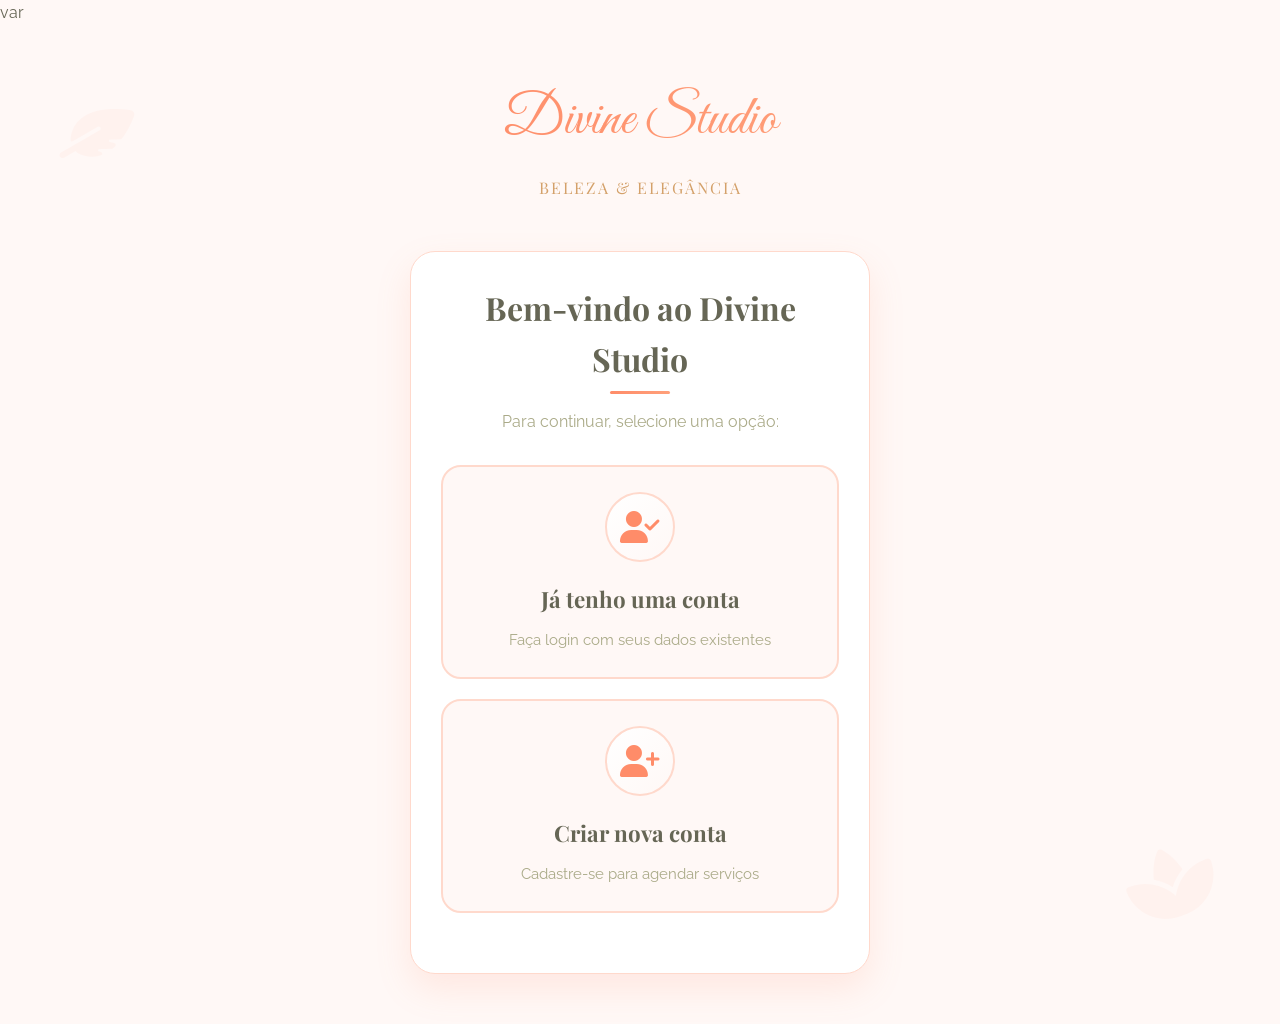
<file: cliente.html>
var <!DOCTYPE html>
<html lang="pt-BR">
<head>
    <meta charset="UTF-8">
    <meta name="viewport" content="width=device-width, initial-scale=1.0">
    <title>Divine Studio - Cliente</title>
    <link rel="stylesheet" href="https://cdnjs.cloudflare.com/ajax/libs/font-awesome/6.4.0/css/all.min.css">
    <link href="https://fonts.googleapis.com/css2?family=Great+Vibes&family=Playfair+Display:wght@400;500;600&family=Raleway:wght@300;400;500;600&display=swap" rel="stylesheet">
    <style>
        /* (todo o estilo permanece igual ao original) */
        * {
            margin: 0;
            padding: 0;
            box-sizing: border-box;
        }

        :root {
            --salmão-principal: #FF8C69;
            --salmão-claro: #FFA07A;
            --salmão-escuro: #E67352;
            --salmão-suave: #FFD9CC;
            --salmão-fundo: #FFF8F6;
            --dourado: #D4A16A;
            --texto-escuro: #665;
            --texto-claro: #AA8;
            --branco: #FFFFFF;
            --sombra: rgba(255, 140, 105, 0.15);
            --verde: #4CAF50;
            --vermelho: #F44336;
            --azul: #2196F3;
        }

        body {
            font-family: 'Raleway', sans-serif;
            background-color: var(--salmão-fundo);
            color: var(--texto-escuro);
            line-height: 1.6;
            overflow-x: hidden;
            min-height: 100vh;
            position: relative;
        }

        .app-container {
            max-width: 500px;
            margin: 0 auto;
            padding: 20px;
            min-height: 100vh;
            display: flex;
            flex-direction: column;
        }

        .app-header {
            text-align: center;
            padding: 30px 0;
            margin-bottom: 20px;
        }

        .logo {
            font-family: 'Great Vibes', cursive;
            font-size: 3.5rem;
            background: linear-gradient(to right, var(--salmão-principal), var(--salmão-claro));
            -webkit-background-clip: text;
            background-clip: text;
            color: transparent;
            margin-bottom: 10px;
            display: block;
            text-decoration: none;
        }

        .slogan {
            font-family: 'Playfair Display', serif;
            color: var(--dourado);
            font-size: 1rem;
            letter-spacing: 2px;
            text-transform: uppercase;
        }

        .screen {
            background: var(--branco);
            border-radius: 25px;
            padding: 30px;
            box-shadow: 0 15px 35px var(--sombra);
            border: 1px solid var(--salmão-suave);
            margin-bottom: 30px;
            display: none;
            animation: fadeIn 0.5s ease-out;
            position: relative;
            overflow: hidden;
        }

        .screen.active {
            display: block;
        }

        @keyframes fadeIn {
            from { opacity: 0; transform: translateY(20px); }
            to { opacity: 1; transform: translateY(0); }
        }

        .screen-title {
            font-family: 'Playfair Display', serif;
            font-size: 2rem;
            margin-bottom: 25px;
            color: var(--texto-escuro);
            text-align: center;
            position: relative;
        }

        .screen-title::after {
            content: '';
            position: absolute;
            bottom: -10px;
            left: 50%;
            transform: translateX(-50%);
            width: 60px;
            height: 3px;
            background: linear-gradient(to right, var(--salmão-principal), var(--salmão-claro));
            border-radius: 2px;
        }

        .form-group {
            margin-bottom: 25px;
        }

        .form-label {
            display: block;
            margin-bottom: 10px;
            font-weight: 500;
            color: var(--texto-escuro);
            display: flex;
            align-items: center;
            gap: 10px;
        }

        .form-label i {
            color: var(--salmão-principal);
        }

        .form-control {
            width: 100%;
            padding: 16px 20px;
            border: 1px solid var(--salmão-suave);
            border-radius: 15px;
            font-size: 1rem;
            font-family: 'Raleway', sans-serif;
            color: var(--texto-escuro);
            background: var(--salmão-fundo);
            transition: all 0.3s;
        }

        .form-control:focus {
            outline: none;
            border-color: var(--salmão-principal);
            box-shadow: 0 0 0 3px rgba(255, 140, 105, 0.15);
            background: var(--branco);
        }

        .option-cards {
            display: grid;
            gap: 20px;
            margin: 30px 0;
        }

        .option-card {
            background: var(--salmão-fundo);
            border: 2px solid var(--salmão-suave);
            border-radius: 20px;
            padding: 25px;
            text-align: center;
            cursor: pointer;
            transition: all 0.3s ease;
            position: relative;
            overflow: hidden;
        }

        .option-card:hover {
            transform: translateY(-5px);
            border-color: var(--salmão-principal);
            box-shadow: 0 10px 25px var(--sombra);
        }

        .option-card.selected {
            background: linear-gradient(135deg, #FFE9E0, #FFD9CC);
            border-color: var(--salmão-principal);
        }

        .option-icon {
            width: 70px;
            height: 70px;
            background: linear-gradient(135deg, var(--branco), var(--salmão-fundo));
            border-radius: 50%;
            display: flex;
            align-items: center;
            justify-content: center;
            margin: 0 auto 20px;
            color: var(--salmão-principal);
            font-size: 2rem;
            border: 2px solid var(--salmão-suave);
        }

        .option-title {
            font-family: 'Playfair Display', serif;
            font-size: 1.4rem;
            margin-bottom: 10px;
            color: var(--texto-escuro);
        }

        .option-description {
            color: var(--texto-claro);
            font-size: 0.95rem;
        }

        .btn {
            display: block;
            width: 100%;
            padding: 18px;
            border-radius: 15px;
            border: none;
            font-family: 'Raleway', sans-serif;
            font-size: 1.1rem;
            font-weight: 600;
            cursor: pointer;
            transition: all 0.3s ease;
            text-align: center;
            text-decoration: none;
            margin-top: 20px;
        }

        .btn-primary {
            background: linear-gradient(135deg, var(--salmão-principal), var(--salmão-claro));
            color: var(--branco);
        }

        .btn-secondary {
            background: transparent;
            color: var(--salmão-principal);
            border: 2px solid var(--salmão-suave);
        }

        .btn-success {
            background: linear-gradient(135deg, var(--verde), #43A047);
            color: var(--branco);
        }

        .btn-primary:hover, .btn-secondary:hover, .btn-success:hover {
            transform: translateY(-3px);
            box-shadow: 0 10px 25px rgba(255, 140, 105, 0.25);
        }

        .service-cards {
            display: grid;
            gap: 20px;
            margin: 30px 0;
        }

        .service-card {
            background: var(--salmão-fundo);
            border: 2px solid var(--salmão-suave);
            border-radius: 20px;
            padding: 25px;
            cursor: pointer;
            transition: all 0.3s ease;
            position: relative;
        }

        .service-card:hover {
            transform: translateY(-5px);
            border-color: var(--salmão-principal);
            box-shadow: 0 10px 25px var(--sombra);
        }

        .service-card.selected {
            background: linear-gradient(135deg, #FFE9E0, #FFD9CC);
            border-color: var(--salmão-principal);
        }

        .service-header {
            display: flex;
            justify-content: space-between;
            align-items: flex-start;
            margin-bottom: 15px;
        }

        .service-title {
            font-family: 'Playfair Display', serif;
            font-size: 1.4rem;
            color: var(--texto-escuro);
        }

        .service-price {
            font-size: 1.4rem;
            font-weight: 600;
            color: var(--salmão-principal);
        }

        .service-description {
            color: var(--texto-claro);
            margin-bottom: 15px;
            font-size: 0.95rem;
        }

        .service-meta {
            display: flex;
            justify-content: space-between;
            align-items: center;
            padding-top: 15px;
            border-top: 1px solid var(--salmão-suave);
            font-size: 0.9rem;
            color: var(--texto-claro);
        }

        .calendar {
            margin: 30px 0;
        }

        .calendar-header {
            display: flex;
            justify-content: space-between;
            align-items: center;
            margin-bottom: 20px;
        }

        .calendar-title {
            font-weight: 600;
            color: var(--texto-escuro);
            font-size: 1.2rem;
        }

        .calendar-nav {
            display: flex;
            gap: 10px;
        }

        .nav-btn {
            width: 40px;
            height: 40px;
            border-radius: 50%;
            border: 1px solid var(--salmão-suave);
            background: var(--branco);
            color: var(--salmão-principal);
            cursor: pointer;
            display: flex;
            align-items: center;
            justify-content: center;
            transition: all 0.3s;
        }

        .nav-btn:hover {
            background: var(--salmão-suave);
        }

        .calendar-grid {
            display: grid;
            grid-template-columns: repeat(7, 1fr);
            gap: 10px;
            margin-bottom: 20px;
        }

        .calendar-day {
            text-align: center;
            font-weight: 500;
            color: var(--texto-claro);
            padding: 10px;
            font-size: 0.9rem;
        }

        .calendar-date {
            aspect-ratio: 1;
            display: flex;
            align-items: center;
            justify-content: center;
            border-radius: 50%;
            cursor: pointer;
            transition: all 0.3s;
            font-weight: 500;
        }

        .calendar-date:hover {
            background: var(--salmão-suave);
        }

        .calendar-date.selected {
            background: linear-gradient(135deg, var(--salmão-principal), var(--salmão-claro));
            color: var(--branco);
        }

        .calendar-date.disabled {
            color: #CCC;
            cursor: not-allowed;
        }

        .calendar-date.disabled:hover {
            background: transparent;
        }

        .time-slots {
            display: grid;
            grid-template-columns: repeat(3, 1fr);
            gap: 15px;
            margin: 30px 0;
        }

        .time-slot {
            padding: 15px;
            text-align: center;
            border: 2px solid var(--salmão-suave);
            border-radius: 15px;
            background: var(--salmão-fundo);
            cursor: pointer;
            transition: all 0.3s;
            font-weight: 500;
        }

        .time-slot:hover {
            border-color: var(--salmão-principal);
            background: var(--salmão-suave);
        }

        .time-slot.selected {
            background: linear-gradient(135deg, var(--salmão-principal), var(--salmão-claro));
            color: var(--branco);
            border-color: var(--salmão-principal);
        }

        .time-slot.disabled {
            background: #F5F5F5;
            color: #CCC;
            border-color: #EEE;
            cursor: not-allowed;
        }

        .appointment-summary {
            background: var(--salmão-fundo);
            border-radius: 20px;
            padding: 25px;
            margin: 30px 0;
            border: 1px solid var(--salmão-suave);
        }

        .summary-item {
            display: flex;
            justify-content: space-between;
            margin-bottom: 15px;
            padding-bottom: 15px;
            border-bottom: 1px solid var(--salmão-suave);
        }

        .summary-item:last-child {
            margin-bottom: 0;
            padding-bottom: 0;
            border-bottom: none;
        }

        .summary-label {
            color: var(--texto-claro);
        }

        .summary-value {
            font-weight: 500;
            color: var(--texto-escuro);
            text-align: right;
        }

        .summary-total {
            font-size: 1.3rem;
            color: var(--salmão-principal);
            font-weight: 600;
        }

        .payment-methods {
            display: grid;
            gap: 15px;
            margin: 30px 0;
        }

        .payment-method {
            display: flex;
            align-items: center;
            padding: 20px;
            border: 2px solid var(--salmão-suave);
            border-radius: 15px;
            background: var(--salmão-fundo);
            cursor: pointer;
            transition: all 0.3s;
        }

        .payment-method:hover {
            border-color: var(--salmão-principal);
            background: var(--salmão-suave);
        }

        .payment-method.selected {
            background: linear-gradient(135deg, #FFE9E0, #FFD9CC);
            border-color: var(--salmão-principal);
        }

        .payment-icon {
            width: 50px;
            height: 50px;
            background: var(--branco);
            border-radius: 10px;
            display: flex;
            align-items: center;
            justify-content: center;
            margin-right: 20px;
            color: var(--salmão-principal);
            font-size: 1.5rem;
        }

        .payment-info h4 {
            font-weight: 600;
            margin-bottom: 5px;
            color: var(--texto-escuro);
        }

        .payment-info p {
            color: var(--texto-claro);
            font-size: 0.9rem;
        }

        .confirmation-screen {
            text-align: center;
            padding: 40px 0;
        }

        .confirmation-icon {
            width: 100px;
            height: 100px;
            background: linear-gradient(135deg, #E8F5E9, #C8E6C9);
            border-radius: 50%;
            display: flex;
            align-items: center;
            justify-content: center;
            margin: 0 auto 30px;
            color: var(--verde);
            font-size: 3rem;
        }

        .confirmation-title {
            font-family: 'Playfair Display', serif;
            font-size: 2.2rem;
            margin-bottom: 15px;
            color: var(--texto-escuro);
        }

        .confirmation-message {
            color: var(--texto-claro);
            margin-bottom: 30px;
            font-size: 1.1rem;
            line-height: 1.8;
        }

        .appointments-list {
            margin: 30px 0;
        }

        .appointment-item {
            background: var(--salmão-fundo);
            border-radius: 20px;
            padding: 25px;
            margin-bottom: 20px;
            border: 1px solid var(--salmão-suave);
            transition: all 0.3s;
        }

        .appointment-item:hover {
            transform: translateY(-5px);
            box-shadow: 0 10px 25px var(--sombra);
        }

        .appointment-header {
            display: flex;
            justify-content: space-between;
            align-items: center;
            margin-bottom: 15px;
        }

        .appointment-date {
            font-weight: 600;
            color: var(--salmão-principal);
            font-size: 1.2rem;
        }

        .appointment-status {
            padding: 5px 15px;
            border-radius: 20px;
            font-size: 0.8rem;
            font-weight: 500;
        }

        .status-confirmed {
            background: rgba(76, 175, 80, 0.1);
            color: var(--verde);
        }

        .status-pending {
            background: rgba(255, 193, 7, 0.1);
            color: #FFC107;
        }

        .appointment-details h4 {
            font-weight: 600;
            margin-bottom: 10px;
            color: var(--texto-escuro);
        }

        .appointment-details p {
            color: var(--texto-claro);
            margin-bottom: 5px;
            display: flex;
            align-items: center;
            gap: 10px;
        }

        .decorative-element {
            position: absolute;
            z-index: 0;
            opacity: 0.05;
            color: var(--salmão-principal);
        }

        .decor-1 {
            top: 10%;
            left: 5%;
            font-size: 4rem;
            transform: rotate(15deg);
        }

        .decor-2 {
            bottom: 10%;
            right: 5%;
            font-size: 5rem;
            transform: rotate(-20deg);
        }

        .flow-progress {
            display: flex;
            justify-content: space-between;
            margin: 30px 0;
            position: relative;
        }

        .flow-progress::before {
            content: '';
            position: absolute;
            top: 15px;
            left: 0;
            right: 0;
            height: 2px;
            background: var(--salmão-suave);
            z-index: 1;
        }

        .progress-step {
            position: relative;
            z-index: 2;
            text-align: center;
            width: 33.33%;
        }

        .step-circle {
            width: 30px;
            height: 30px;
            border-radius: 50%;
            background: var(--branco);
            border: 2px solid var(--salmão-suave);
            margin: 0 auto 10px;
            display: flex;
            align-items: center;
            justify-content: center;
            font-weight: 600;
            color: var(--texto-claro);
            transition: all 0.3s;
        }

        .progress-step.active .step-circle {
            background: linear-gradient(135deg, var(--salmão-principal), var(--salmão-claro));
            color: var(--branco);
            border-color: var(--salmão-principal);
        }

        .step-label {
            font-size: 0.8rem;
            color: var(--texto-claro);
            display: none;
        }

        .progress-step.active .step-label {
            color: var(--texto-escuro);
            display: block;
        }

        @media (max-width: 768px) {
            .app-container {
                padding: 15px;
            }
            .screen {
                padding: 25px 20px;
            }
            .logo {
                font-size: 3rem;
            }
            .time-slots {
                grid-template-columns: repeat(2, 1fr);
            }
            .step-label {
                display: none !important;
            }
        }

        @media (max-width: 480px) {
            .screen-title {
                font-size: 1.8rem;
            }
            .option-card, .service-card {
                padding: 20px;
            }
            .time-slots {
                grid-template-columns: 1fr;
            }
            .calendar-grid {
                gap: 5px;
            }
        }

        .text-center {
            text-align: center;
        }

        .mt-3 {
            margin-top: 30px;
        }

        .mb-3 {
            margin-bottom: 30px;
        }

        .hidden {
            display: none;
        }

        .divider {
            height: 1px;
            background: var(--salmão-suave);
            margin: 30px 0;
            position: relative;
        }

        .divider-text {
            position: absolute;
            top: 50%;
            left: 50%;
            transform: translate(-50%, -50%);
            background: var(--branco);
            padding: 0 20px;
            color: var(--texto-claro);
            font-size: 0.9rem;
        }
    </style>
</head>
<body>
    <!-- Elementos decorativos -->
    <div class="decorative-element decor-1">
        <i class="fas fa-feather-alt"></i>
    </div>
    <div class="decorative-element decor-2">
        <i class="fas fa-spa"></i>
    </div>

    <!-- Container principal -->
    <div class="app-container">
        <!-- Cabeçalho -->
        <header class="app-header">
            <div class="logo">Divine Studio</div>
            <div class="slogan">Beleza & Elegância</div>
        </header>

        <!-- Tela 1: Início (Cliente já possui uma conta?) -->
        <div class="screen active" id="screen-start">
            <h2 class="screen-title">Bem-vindo ao Divine Studio</h2>
            <p class="text-center mb-3" style="color: var(--texto-claro);">Para continuar, selecione uma opção:</p>
            
            <div class="option-cards">
                <div class="option-card" id="option-have-account">
                    <div class="option-icon">
                        <i class="fas fa-user-check"></i>
                    </div>
                    <h3 class="option-title">Já tenho uma conta</h3>
                    <p class="option-description">Faça login com seus dados existentes</p>
                </div>
                
                <div class="option-card" id="option-no-account">
                    <div class="option-icon">
                        <i class="fas fa-user-plus"></i>
                    </div>
                    <h3 class="option-title">Criar nova conta</h3>
                    <p class="option-description">Cadastre-se para agendar serviços</p>
                </div>
            </div>
        </div>

        <!-- Tela 2: Login -->
        <div class="screen" id="screen-login">
            <h2 class="screen-title">Login</h2>
            
            <div class="form-group">
                <label class="form-label">
                    <i class="fas fa-envelope"></i>
                    E-mail
                </label>
                <input type="email" class="form-control" id="login-email" placeholder="seu@email.com">
            </div>
            
            <div class="form-group">
                <label class="form-label">
                    <i class="fas fa-lock"></i>
                    Senha
                </label>
                <input type="password" class="form-control" id="login-password" placeholder="Sua senha">
            </div>
            
            <button class="btn btn-primary" id="btn-login">Entrar</button>
            <button class="btn btn-secondary" id="btn-back-to-start">Voltar</button>
        </div>

        <!-- Tela 3: Cadastro -->
        <div class="screen" id="screen-register">
            <h2 class="screen-title">Cadastro</h2>
            
            <div class="form-group">
                <label class="form-label">
                    <i class="fas fa-user"></i>
                    Nome Completo
                </label>
                <input type="text" class="form-control" id="register-name" placeholder="Seu nome completo">
            </div>
            
            <div class="form-group">
                <label class="form-label">
                    <i class="fas fa-envelope"></i>
                    E-mail
                </label>
                <input type="email" class="form-control" id="register-email" placeholder="seu@email.com">
            </div>
            
            <div class="form-group">
                <label class="form-label">
                    <i class="fas fa-phone"></i>
                    Telefone
                </label>
                <input type="tel" class="form-control" id="register-phone" placeholder="(11) 99999-9999">
            </div>
            
            <div class="form-group">
                <label class="form-label">
                    <i class="fas fa-lock"></i>
                    Senha
                </label>
                <input type="password" class="form-control" id="register-password" placeholder="Crie uma senha">
            </div>
            
            <div class="form-group">
                <label class="form-label">
                    <i class="fas fa-lock"></i>
                    Confirmar Senha
                </label>
                <input type="password" class="form-control" id="register-confirm" placeholder="Digite a senha novamente">
            </div>
            
            <button class="btn btn-primary" id="btn-register">Confirmar Cadastro</button>
            <button class="btn btn-secondary" id="btn-back-to-start-2">Voltar</button>
        </div>

        <!-- Tela 4: Interface do aplicativo (Deseja agendar um serviço?) -->
        <div class="screen" id="screen-dashboard">
            <h2 class="screen-title">Olá, <span id="user-name">Maria</span></h2>
            
            <div class="option-cards">
                <div class="option-card" id="option-schedule">
                    <div class="option-icon">
                        <i class="fas fa-calendar-plus"></i>
                    </div>
                    <h3 class="option-title">Agendar Serviço</h3>
                    <p class="option-description">Marque um horário para nossos serviços</p>
                </div>
                
                <div class="option-card" id="option-view-appointments">
                    <div class="option-icon">
                        <i class="fas fa-calendar-check"></i>
                    </div>
                    <h3 class="option-title">Meus Agendamentos</h3>
                    <p class="option-description">Veja seus agendamentos confirmados</p>
                </div>
            </div>
            
            <button class="btn btn-secondary" id="btn-logout">Sair</button>
        </div>

        <!-- Tela 5: Selecionar tipo de serviço -->
        <div class="screen" id="screen-services">
            <div class="flow-progress">
                <div class="progress-step active">
                    <div class="step-circle">1</div>
                    <div class="step-label">Serviço</div>
                </div>
                <div class="progress-step">
                    <div class="step-circle">2</div>
                    <div class="step-label">Data & Hora</div>
                </div>
                <div class="progress-step">
                    <div class="step-circle">3</div>
                    <div class="step-label">Confirmação</div>
                </div>
            </div>
            
            <h2 class="screen-title">Selecione o Serviço</h2>
            
            <div class="service-cards" id="service-list">
                <!-- Serviços serão carregados via JavaScript -->
            </div>
            
            <button class="btn btn-primary" id="btn-next-to-date">Continuar</button>
            <button class="btn btn-secondary" id="btn-back-to-dashboard">Voltar</button>
        </div>

        <!-- Tela 6: Escolher data e horário -->
        <div class="screen" id="screen-date-time">
            <div class="flow-progress">
                <div class="progress-step">
                    <div class="step-circle">1</div>
                    <div class="step-label">Serviço</div>
                </div>
                <div class="progress-step active">
                    <div class="step-circle">2</div>
                    <div class="step-label">Data & Hora</div>
                </div>
                <div class="progress-step">
                    <div class="step-circle">3</div>
                    <div class="step-label">Confirmação</div>
                </div>
            </div>
            
            <h2 class="screen-title">Selecione Data e Horário</h2>
            
            <div class="calendar">
                <div class="calendar-header">
                    <div class="calendar-title" id="current-month">Outubro 2023</div>
                    <div class="calendar-nav">
                        <button class="nav-btn" id="prev-month">
                            <i class="fas fa-chevron-left"></i>
                        </button>
                        <button class="nav-btn" id="next-month">
                            <i class="fas fa-chevron-right"></i>
                        </button>
                    </div>
                </div>
                
                <div class="calendar-grid" id="calendar-dates">
                    <!-- Dias do calendário serão gerados via JavaScript -->
                </div>
            </div>
            
            <h3 class="screen-title" style="font-size: 1.5rem; margin-top: 30px;">Horários Disponíveis</h3>
            
            <div class="time-slots" id="available-times">
                <!-- Horários serão gerados via JavaScript -->
            </div>
            
            <button class="btn btn-primary" id="btn-next-to-confirm">Continuar</button>
            <button class="btn btn-secondary" id="btn-back-to-services">Voltar</button>
        </div>

        <!-- Tela 7: Confirmar agendamento -->
        <div class="screen" id="screen-confirm">
            <div class="flow-progress">
                <div class="progress-step">
                    <div class="step-circle">1</div>
                    <div class="step-label">Serviço</div>
                </div>
                <div class="progress-step">
                    <div class="step-circle">2</div>
                    <div class="step-label">Data & Hora</div>
                </div>
                <div class="progress-step active">
                    <div class="step-circle">3</div>
                    <div class="step-label">Confirmação</div>
                </div>
            </div>
            
            <h2 class="screen-title">Confirmar Agendamento</h2>
            
            <div class="appointment-summary" id="appointment-summary">
                <!-- Resumo será preenchido via JavaScript -->
            </div>
            
            <div class="form-group">
                <label class="form-label">
                    <i class="fas fa-comment-alt"></i>
                    Observações (opcional)
                </label>
                <textarea class="form-control" id="appointment-notes" rows="3" placeholder="Alguma observação especial para o profissional..."></textarea>
            </div>
            
            <button class="btn btn-primary" id="btn-confirm-appointment">Confirmar Agendamento</button>
            <button class="btn btn-secondary" id="btn-back-to-date">Voltar</button>
        </div>

        <!-- Tela 8: Fazer pagamento? -->
        <div class="screen" id="screen-payment-question">
            <h2 class="screen-title">Pagamento</h2>
            
            <div class="option-cards">
                <div class="option-card" id="option-pay-now">
                    <div class="option-icon">
                        <i class="fas fa-credit-card"></i>
                    </div>
                    <h3 class="option-title">Pagar Agora</h3>
                    <p class="option-description">Pague online e garanta seu agendamento</p>
                </div>
                
                <div class="option-card" id="option-pay-later">
                    <div class="option-icon">
                        <i class="fas fa-store"></i>
                    </div>
                    <h3 class="option-title">Pagar no Local</h3>
                    <p class="option-description">Pague diretamente no salão</p>
                </div>
            </div>
            
            <button class="btn btn-secondary" id="btn-back-to-confirm">Voltar</button>
        </div>

        <!-- Tela 9: Selecionar método de pagamento -->
        <div class="screen" id="screen-payment-methods">
            <h2 class="screen-title">Método de Pagamento</h2>
            
            <div class="payment-methods">
                <div class="payment-method" id="method-card">
                    <div class="payment-icon">
                        <i class="fas fa-credit-card"></i>
                    </div>
                    <div class="payment-info">
                        <h4>Cartão de Crédito</h4>
                        <p>Pague com seu cartão de crédito</p>
                    </div>
                </div>
                
                <div class="payment-method" id="method-pix">
                    <div class="payment-icon">
                        <i class="fas fa-qrcode"></i>
                    </div>
                    <div class="payment-info">
                        <h4>PIX</h4>
                        <p>Pagamento instantâneo via PIX</p>
                    </div>
                </div>
                
                <div class="payment-method" id="method-bank">
                    <div class="payment-icon">
                        <i class="fas fa-university"></i>
                    </div>
                    <div class="payment-info">
                        <h4>Transferência Bancária</h4>
                        <p>Transfira para nossa conta</p>
                    </div>
                </div>
            </div>
            
            <button class="btn btn-primary" id="btn-confirm-payment">Confirmar Pagamento</button>
            <button class="btn btn-secondary" id="btn-back-to-payment-question">Voltar</button>
        </div>

        <!-- Tela 10: Confirmação final -->
        <div class="screen" id="screen-final-confirmation">
            <div class="confirmation-screen">
                <div class="confirmation-icon">
                    <i class="fas fa-check-circle"></i>
                </div>
                
                <h2 class="confirmation-title">Agendamento Confirmado!</h2>
                
                <div class="appointment-summary" id="final-summary">
                    <!-- Resumo final será preenchido via JavaScript -->
                </div>
                
                <p class="confirmation-message">
                    Você receberá um e-mail de confirmação com todos os detalhes.<br>
                    Chegue com 10 minutos de antecedência para seu atendimento.
                </p>
                
                <button class="btn btn-primary" id="btn-new-appointment">Novo Agendamento</button>
                <button class="btn btn-secondary" id="btn-go-to-dashboard">Voltar ao Início</button>
            </div>
        </div>

        <!-- Tela 11: Meus Agendamentos -->
        <div class="screen" id="screen-my-appointments">
            <h2 class="screen-title">Meus Agendamentos</h2>
            
            <div class="appointments-list" id="appointments-list">
                <!-- Agendamentos serão carregados via JavaScript -->
            </div>
            
            <button class="btn btn-primary" id="btn-schedule-from-appointments">Novo Agendamento</button>
            <button class="btn btn-secondary" id="btn-back-to-dashboard-2">Voltar</button>
        </div>
    </div>

    <script>
        // Estado da aplicação
        let currentUser = null;
        let selectedService = null;
        let selectedDate = null;
        let selectedTime = null;
        let selectedPaymentMethod = null;
        let appointments = [];
        let currentMonth = new Date().getMonth();
        let currentYear = new Date().getFullYear();

        // Serviços disponíveis
        const services = [
            {
                id: 1,
                name: "Corte e Escova",
                description: "Corte personalizado com análise de formato de rosto e finalização com escova profissional.",
                price: 85.00,
                duration: 60,
                category: "cabelo"
            },
            {
                id: 2,
                name: "Coloração Premium",
                description: "Coloração com produtos de alta qualidade e tonalizantes que não agridem os fios.",
                price: 150.00,
                duration: 90,
                category: "cabelo"
            },
            {
                id: 3,
                name: "Hidratação Profunda",
                description: "Tratamento intensivo para cabelos ressecados com máscara reconstrutora.",
                price: 120.00,
                duration: 45,
                category: "cabelo"
            },
            {
                id: 4,
                name: "Manicure e Pedicure",
                description: "Cuidados completos para mãos e pés com esmaltação tradicional.",
                price: 65.00,
                duration: 60,
                category: "estética"
            },
            {
                id: 5,
                name: "Progressiva",
                description: "Alisamento com produtos de qualidade e proteção aos fios.",
                price: 200.00,
                duration: 120,
                category: "cabelo"
            }
        ];

        // Inicialização
        document.addEventListener('DOMContentLoaded', function() {
            initializeApp();
            setupEventListeners();
            loadSampleData();
        });

        function initializeApp() {
            // Verificar se há usuário salvo
            const savedUser = localStorage.getItem('divineUser');
            if (savedUser) {
                currentUser = JSON.parse(savedUser);
                showScreen('screen-dashboard');
                document.getElementById('user-name').textContent = currentUser.name.split(' ')[0];
            } else {
                // Verificar se há nome de cliente salvo no localStorage (vindo da tela de login)
                const clientName = localStorage.getItem('clientName');
                if (clientName) {
                    showScreen('screen-dashboard');
                    document.getElementById('user-name').textContent = clientName.split(' ')[0];
                } else {
                    showScreen('screen-start');
                }
            }
        }

        function loadSampleData() {
            // Carregar serviços
            renderServices();
            
            // Carregar calendário
            renderCalendar();
            
            // Carregar agendamentos de exemplo
            const sampleAppointments = [
                {
                    id: 1,
                    serviceId: 1,
                    date: '2023-10-15',
                    time: '14:30',
                    professional: 'João Silva',
                    status: 'confirmed',
                    notes: 'Corte com franja'
                },
                {
                    id: 2,
                    serviceId: 3,
                    date: '2023-10-20',
                    time: '10:00',
                    professional: 'Ana Costa',
                    status: 'pending',
                    notes: ''
                }
            ];
            
            appointments = sampleAppointments;
            renderAppointments();
        }

        function showScreen(screenId) {
            // Esconder todas as telas
            document.querySelectorAll('.screen').forEach(screen => {
                screen.classList.remove('active');
            });
            
            // Mostrar a tela solicitada
            document.getElementById(screenId).classList.add('active');
            
            // Atualizar o progresso do fluxo
            updateFlowProgress(screenId);
        }

        function updateFlowProgress(screenId) {
            // Resetar todos os passos
            document.querySelectorAll('.progress-step').forEach(step => {
                step.classList.remove('active');
            });
            
            // Ativar passos conforme a tela atual
            if (screenId === 'screen-services') {
                document.querySelectorAll('.progress-step')[0].classList.add('active');
            } else if (screenId === 'screen-date-time') {
                document.querySelectorAll('.progress-step')[0].classList.add('active');
                document.querySelectorAll('.progress-step')[1].classList.add('active');
            } else if (screenId === 'screen-confirm') {
                document.querySelectorAll('.progress-step').forEach(step => {
                    step.classList.add('active');
                });
            }
        }

        function renderServices() {
            const container = document.getElementById('service-list');
            let html = '';
            
            services.forEach(service => {
                html += `
                    <div class="service-card" data-service-id="${service.id}">
                        <div class="service-header">
                            <h3 class="service-title">${service.name}</h3>
                            <div class="service-price">R$ ${service.price.toFixed(2)}</div>
                        </div>
                        <p class="service-description">${service.description}</p>
                        <div class="service-meta">
                            <span><i class="far fa-clock"></i> ${service.duration} min</span>
                            <span><i class="fas fa-star"></i> 4.9</span>
                        </div>
                    </div>
                `;
            });
            
            container.innerHTML = html;
            
            // Adicionar eventos de seleção
            document.querySelectorAll('.service-card').forEach(card => {
                card.addEventListener('click', function() {
                    // Remover seleção anterior
                    document.querySelectorAll('.service-card').forEach(c => {
                        c.classList.remove('selected');
                    });
                    
                    // Selecionar este
                    this.classList.add('selected');
                    selectedService = parseInt(this.getAttribute('data-service-id'));
                });
            });
        }

        function renderCalendar() {
            const monthNames = [
                'Janeiro', 'Fevereiro', 'Março', 'Abril', 'Maio', 'Junho',
                'Julho', 'Agosto', 'Setembro', 'Outubro', 'Novembro', 'Dezembro'
            ];
            
            // Atualizar título do mês
            document.getElementById('current-month').textContent = 
                `${monthNames[currentMonth]} ${currentYear}`;
            
            // Gerar dias do mês
            const firstDay = new Date(currentYear, currentMonth, 1);
            const lastDay = new Date(currentYear, currentMonth + 1, 0);
            const daysInMonth = lastDay.getDate();
            const startingDay = firstDay.getDay();
            
            // Dias da semana
            const weekdays = ['Dom', 'Seg', 'Ter', 'Qua', 'Qui', 'Sex', 'Sáb'];
            
            let html = '';
            
            // Dias da semana
            weekdays.forEach(day => {
                html += `<div class="calendar-day">${day}</div>`;
            });
            
            // Espaços vazios no início
            for (let i = 0; i < startingDay; i++) {
                html += `<div class="calendar-date disabled"></div>`;
            }
            
            // Dias do mês
            const today = new Date();
            const todayStr = today.toISOString().split('T')[0];
            
            for (let day = 1; day <= daysInMonth; day++) {
                const dateStr = `${currentYear}-${String(currentMonth + 1).padStart(2, '0')}-${String(day).padStart(2, '0')}`;
                const isToday = dateStr === todayStr;
                const isPast = new Date(dateStr) < new Date(todayStr);
                
                let className = 'calendar-date';
                if (isPast) className += ' disabled';
                if (isToday) className += ' today';
                if (dateStr === selectedDate) className += ' selected';
                
                html += `
                    <div class="${className}" data-date="${dateStr}">
                        ${day}
                    </div>
                `;
            }
            
            document.getElementById('calendar-dates').innerHTML = html;
            
            // Adicionar eventos de seleção de data
            document.querySelectorAll('.calendar-date:not(.disabled)').forEach(date => {
                date.addEventListener('click', function() {
                    // Remover seleção anterior
                    document.querySelectorAll('.calendar-date').forEach(d => {
                        d.classList.remove('selected');
                    });
                    
                    // Selecionar esta data
                    this.classList.add('selected');
                    selectedDate = this.getAttribute('data-date');
                    
                    // Gerar horários disponíveis para esta data
                    generateTimeSlots();
                });
            });
        }

        function generateTimeSlots() {
            if (!selectedDate) return;
            
            const container = document.getElementById('available-times');
            const timeSlots = ['09:00', '10:30', '12:00', '14:00', '15:30', '17:00', '18:30'];
            
            let html = '';
            
            timeSlots.forEach(time => {
                // Verificar se o horário já está ocupado
                const isBooked = appointments.some(app => 
                    app.date === selectedDate && app.time === time
                );
                
                const className = isBooked ? 'time-slot disabled' : 'time-slot';
                const timeAttr = isBooked ? '' : `data-time="${time}"`;
                
                html += `
                    <div class="${className}" ${timeAttr}>
                        ${time}
                    </div>
                `;
            });
            
            container.innerHTML = html;
            
            // Adicionar eventos de seleção de horário
            document.querySelectorAll('.time-slot:not(.disabled)').forEach(slot => {
                slot.addEventListener('click', function() {
                    // Remover seleção anterior
                    document.querySelectorAll('.time-slot').forEach(s => {
                        s.classList.remove('selected');
                    });
                    
                    // Selecionar este horário
                    this.classList.add('selected');
                    selectedTime = this.getAttribute('data-time');
                });
            });
        }

        function renderAppointmentSummary() {
            if (!selectedService || !selectedDate || !selectedTime) return;
            
            const service = services.find(s => s.id === selectedService);
            const dateObj = new Date(selectedDate);
            const dateStr = dateObj.toLocaleDateString('pt-BR', { 
                weekday: 'long', 
                day: 'numeric', 
                month: 'long' 
            });
            
            const container = document.getElementById('appointment-summary');
            
            const html = `
                <div class="summary-item">
                    <div class="summary-label">Serviço</div>
                    <div class="summary-value">${service.name}</div>
                </div>
                <div class="summary-item">
                    <div class="summary-label">Data</div>
                    <div class="summary-value">${dateStr}</div>
                </div>
                <div class="summary-item">
                    <div class="summary-label">Horário</div>
                    <div class="summary-value">${selectedTime}</div>
                </div>
                <div class="summary-item">
                    <div class="summary-label">Duração</div>
                    <div class="summary-value">${service.duration} minutos</div>
                </div>
                <div class="summary-item">
                    <div class="summary-label">Profissional</div>
                    <div class="summary-value">A definir</div>
                </div>
                <div class="summary-item summary-total">
                    <div class="summary-label">Total</div>
                    <div class="summary-value">R$ ${service.price.toFixed(2)}</div>
                </div>
            `;
            
            container.innerHTML = html;
        }

        function renderFinalSummary() {
            if (!selectedService || !selectedDate || !selectedTime) return;
            
            const service = services.find(s => s.id === selectedService);
            const dateObj = new Date(selectedDate);
            const dateStr = dateObj.toLocaleDateString('pt-BR', { 
                weekday: 'long', 
                day: 'numeric', 
                month: 'long',
                year: 'numeric'
            });
            
            const container = document.getElementById('final-summary');
            
            const html = `
                <div class="summary-item">
                    <div class="summary-label">Serviço</div>
                    <div class="summary-value">${service.name}</div>
                </div>
                <div class="summary-item">
                    <div class="summary-label">Data e Horário</div>
                    <div class="summary-value">${dateStr} às ${selectedTime}</div>
                </div>
                <div class="summary-item">
                    <div class="summary-label">Valor</div>
                    <div class="summary-value">R$ ${service.price.toFixed(2)}</div>
                </div>
                <div class="summary-item">
                    <div class="summary-label">Código do Agendamento</div>
                    <div class="summary-value">DIV-${Date.now().toString().substr(-6)}</div>
                </div>
            `;
            
            container.innerHTML = html;
        }

        function renderAppointments() {
            const container = document.getElementById('appointments-list');
            
            if (appointments.length === 0) {
                container.innerHTML = `
                    <div class="text-center" style="color: var(--texto-claro); padding: 40px 0;">
                        <i class="fas fa-calendar-times" style="font-size: 3rem; margin-bottom: 20px;"></i>
                        <p>Você não possui agendamentos no momento.</p>
                    </div>
                `;
                return;
            }
            
            let html = '';
            
            appointments.forEach(appointment => {
                const service = services.find(s => s.id === appointment.serviceId);
                const dateObj = new Date(appointment.date);
                const dateStr = dateObj.toLocaleDateString('pt-BR', { 
                    day: 'numeric', 
                    month: 'short' 
                });
                const timeStr = appointment.time;
                const statusClass = appointment.status === 'confirmed' ? 'status-confirmed' : 'status-pending';
                const statusText = appointment.status === 'confirmed' ? 'Confirmado' : 'Pendente';
                
                html += `
                    <div class="appointment-item">
                        <div class="appointment-header">
                            <div class="appointment-date">${dateStr} - ${timeStr}</div>
                            <span class="appointment-status ${statusClass}">${statusText}</span>
                        </div>
                        <div class="appointment-details">
                            <h4>${service.name}</h4>
                            <p><i class="fas fa-user-tie"></i> ${appointment.professional}</p>
                            <p><i class="fas fa-money-bill-wave"></i> R$ ${service.price.toFixed(2)}</p>
                            ${appointment.notes ? `<p><i class="fas fa-sticky-note"></i> ${appointment.notes}</p>` : ''}
                        </div>
                    </div>
                `;
            });
            
            container.innerHTML = html;
        }

        function setupEventListeners() {
            // Tela inicial: Já tenho conta / Criar conta
            document.getElementById('option-have-account').addEventListener('click', function() {
                showScreen('screen-login');
            });
            
document.getElementById('option-no-account').addEventListener('click', function() {
                // Redireciona para a página de cadastro externa
                window.location.href = 'cadastro.html';
            });
            
            // Botões de voltar
            document.getElementById('btn-back-to-start').addEventListener('click', function() {
                showScreen('screen-start');
            });
            
            document.getElementById('btn-back-to-start-2').addEventListener('click', function() {
                showScreen('screen-start');
            });
            
            // Login
            document.getElementById('btn-login').addEventListener('click', function() {
                const email = document.getElementById('login-email').value;
                const password = document.getElementById('login-password').value;
                
                if (!email || !password) {
                    alert('Por favor, preencha todos os campos.');
                    return;
                }
                
                // Simulação de login
                currentUser = {
                    name: 'Maria Clara Silva',
                    email: email,
                    phone: '(11) 99999-9999'
                };
                
                // Salvar no localStorage
                localStorage.setItem('divineUser', JSON.stringify(currentUser));
                
                // Atualizar nome no dashboard
                document.getElementById('user-name').textContent = currentUser.name.split(' ')[0];
                
                // Ir para dashboard
                showScreen('screen-dashboard');
            });
            
            // Cadastro
            document.getElementById('btn-register').addEventListener('click', function() {
                const name = document.getElementById('register-name').value;
                const email = document.getElementById('register-email').value;
                const phone = document.getElementById('register-phone').value;
                const password = document.getElementById('register-password').value;
                const confirm = document.getElementById('register-confirm').value;
                
                if (!name || !email || !phone || !password || !confirm) {
                    alert('Por favor, preencha todos os campos.');
                    return;
                }
                
                if (password !== confirm) {
                    alert('As senhas não coincidem.');
                    return;
                }
                
                // Simulação de cadastro
                currentUser = {
                    name: name,
                    email: email,
                    phone: phone
                };
                
                // Salvar no localStorage
                localStorage.setItem('divineUser', JSON.stringify(currentUser));
                
                // Atualizar nome no dashboard
                document.getElementById('user-name').textContent = currentUser.name.split(' ')[0];
                
                // Ir para dashboard
                showScreen('screen-dashboard');
            });
            
            // Dashboard: Agendar serviço / Ver agendamentos
            document.getElementById('option-schedule').addEventListener('click', function() {
                showScreen('screen-services');
            });
            
            document.getElementById('option-view-appointments').addEventListener('click', function() {
                showScreen('screen-my-appointments');
            });
            
            // LOGOUT - AGORA REDIRECIONA PARA INDEX.HTML
            document.getElementById('btn-logout').addEventListener('click', function() {
                localStorage.removeItem('divineUser');
                currentUser = null;
                window.location.href = 'index.html'; // Redireciona para a página de login externa
            });
            
            // Serviços: Continuar
            document.getElementById('btn-next-to-date').addEventListener('click', function() {
                if (!selectedService) {
                    alert('Por favor, selecione um serviço.');
                    return;
                }
                
                // Atualizar calendário para o mês atual
                currentMonth = new Date().getMonth();
                currentYear = new Date().getFullYear();
                renderCalendar();
                
                showScreen('screen-date-time');
            });
            
            // Data/Hora: Continuar
            document.getElementById('btn-next-to-confirm').addEventListener('click', function() {
                if (!selectedDate || !selectedTime) {
                    alert('Por favor, selecione uma data e horário.');
                    return;
                }
                
                renderAppointmentSummary();
                showScreen('screen-confirm');
            });
            
            // Confirmação: Confirmar agendamento
            document.getElementById('btn-confirm-appointment').addEventListener('click', function() {
                if (!selectedService || !selectedDate || !selectedTime) {
                    alert('Erro ao confirmar agendamento.');
                    return;
                }
                
                showScreen('screen-payment-question');
            });
            
            // Pagamento: Pagar agora / Pagar no local
            document.getElementById('option-pay-now').addEventListener('click', function() {
                showScreen('screen-payment-methods');
            });
            
            document.getElementById('option-pay-later').addEventListener('click', function() {
                // Simular agendamento sem pagamento online
                const appointmentNotes = document.getElementById('appointment-notes').value;
                
                // Adicionar ao histórico
                const newAppointment = {
                    id: appointments.length + 1,
                    serviceId: selectedService,
                    date: selectedDate,
                    time: selectedTime,
                    professional: 'A definir',
                    status: 'pending',
                    notes: appointmentNotes
                };
                
                appointments.push(newAppointment);
                
                // Atualizar lista de agendamentos
                renderAppointments();
                
                // Mostrar confirmação final
                renderFinalSummary();
                showScreen('screen-final-confirmation');
            });
            
            // Métodos de pagamento
            document.querySelectorAll('.payment-method').forEach(method => {
                method.addEventListener('click', function() {
                    // Remover seleção anterior
                    document.querySelectorAll('.payment-method').forEach(m => {
                        m.classList.remove('selected');
                    });
                    
                    // Selecionar este
                    this.classList.add('selected');
                    selectedPaymentMethod = this.id;
                });
            });
            
            // Confirmar pagamento
            document.getElementById('btn-confirm-payment').addEventListener('click', function() {
                if (!selectedPaymentMethod) {
                    alert('Por favor, selecione um método de pagamento.');
                    return;
                }
                
                const appointmentNotes = document.getElementById('appointment-notes').value;
                
                // Adicionar ao histórico
                const newAppointment = {
                    id: appointments.length + 1,
                    serviceId: selectedService,
                    date: selectedDate,
                    time: selectedTime,
                    professional: 'A definir',
                    status: 'confirmed',
                    notes: appointmentNotes
                };
                
                appointments.push(newAppointment);
                
                // Atualizar lista de agendamentos
                renderAppointments();
                
                // Mostrar confirmação final
                renderFinalSummary();
                showScreen('screen-final-confirmation');
            });
            
            // Confirmação final: Novo agendamento
            document.getElementById('btn-new-appointment').addEventListener('click', function() {
                // Resetar seleções
                selectedService = null;
                selectedDate = null;
                selectedTime = null;
                selectedPaymentMethod = null;
                
                // Voltar para serviços
                showScreen('screen-services');
                
                // Limpar seleções visuais
                document.querySelectorAll('.service-card').forEach(card => {
                    card.classList.remove('selected');
                });
                
                document.getElementById('appointment-notes').value = '';
            });
            
            // Confirmação final: Voltar ao início
            document.getElementById('btn-go-to-dashboard').addEventListener('click', function() {
                // Resetar seleções
                selectedService = null;
                selectedDate = null;
                selectedTime = null;
                selectedPaymentMethod = null;
                
                // Voltar para dashboard
                showScreen('screen-dashboard');
                
                // Limpar seleções visuais
                document.querySelectorAll('.service-card').forEach(card => {
                    card.classList.remove('selected');
                });
                
                document.getElementById('appointment-notes').value = '';
            });
            
            // Meus agendamentos: Novo agendamento
            document.getElementById('btn-schedule-from-appointments').addEventListener('click', function() {
                showScreen('screen-services');
            });
            
            // Navegação entre telas
            document.getElementById('btn-back-to-dashboard').addEventListener('click', function() {
                showScreen('screen-dashboard');
            });
            
            document.getElementById('btn-back-to-dashboard-2').addEventListener('click', function() {
                showScreen('screen-dashboard');
            });
            
            document.getElementById('btn-back-to-services').addEventListener('click', function() {
                showScreen('screen-services');
            });
            
            document.getElementById('btn-back-to-date').addEventListener('click', function() {
                showScreen('screen-date-time');
            });
            
            document.getElementById('btn-back-to-confirm').addEventListener('click', function() {
                showScreen('screen-confirm');
            });
            
            document.getElementById('btn-back-to-payment-question').addEventListener('click', function() {
                showScreen('screen-payment-question');
            });
            
            // Navegação do calendário
            document.getElementById('prev-month').addEventListener('click', function() {
                currentMonth--;
                if (currentMonth < 0) {
                    currentMonth = 11;
                    currentYear--;
                }
                renderCalendar();
            });
            
            document.getElementById('next-month').addEventListener('click', function() {
                currentMonth++;
                if (currentMonth > 11) {
                     currentMonth = 0;
                    currentYear++;
                }
                renderCalendar();
            });
        }
    </script>
</body>
</html>
</file>
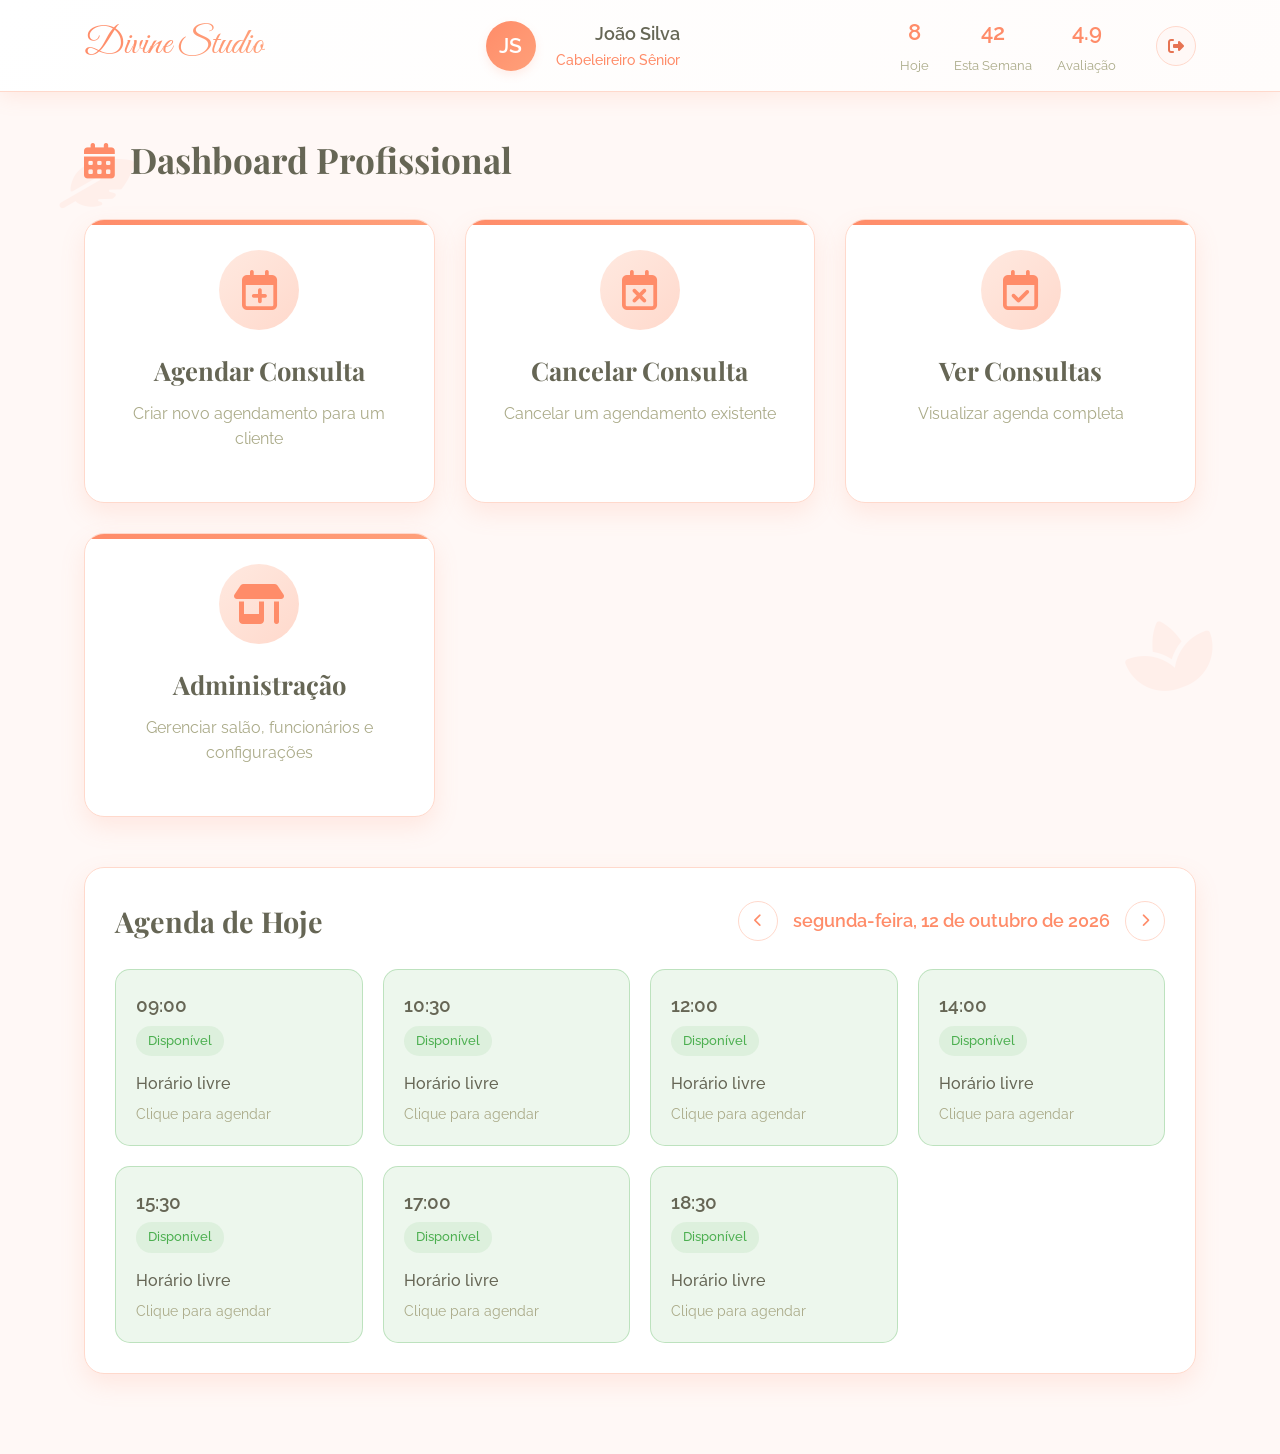
<file: profissional.html>
<!DOCTYPE html>
<html lang="pt-BR">
<head>
    <meta charset="UTF-8">
    <meta name="viewport" content="width=device-width, initial-scale=1.0">
    <title>Divine Studio - Dashboard Profissional</title>
    <link rel="stylesheet" href="https://cdnjs.cloudflare.com/ajax/libs/font-awesome/6.4.0/css/all.min.css">
    <link href="https://fonts.googleapis.com/css2?family=Great+Vibes&family=Playfair+Display:wght@400;500;600&family=Raleway:wght@300;400;500;600&display=swap" rel="stylesheet">
    <style>
        * { margin: 0; padding: 0; box-sizing: border-box; }
        :root {
            --salmão-principal: #FF8C69;
            --salmão-claro: #FFA07A;
            --salmão-escuro: #E67352;
            --salmão-suave: #FFD9CC;
            --salmão-fundo: #FFF8F6;
            --dourado: #D4A16A;
            --texto-escuro: #665;
            --texto-claro: #AA8;
            --branco: #FFFFFF;
            --sombra: rgba(255, 140, 105, 0.15);
            --verde: #4CAF50;
            --vermelho: #F44336;
            --azul: #2196F3;
        }
        body { font-family: 'Raleway', sans-serif; background-color: var(--salmão-fundo); color: var(--texto-escuro); line-height: 1.6; overflow-x: hidden; }
        .professional-header { background: linear-gradient(135deg, var(--branco) 0%, #FFFCFB 100%); box-shadow: 0 4px 20px var(--sombra); position: sticky; top: 0; z-index: 1000; padding: 15px 0; border-bottom: 1px solid var(--salmão-suave); }
        .container { width: 90%; max-width: 1400px; margin: 0 auto; padding: 0 20px; }
        .header-container { display: flex; justify-content: space-between; align-items: center; }
        .logo { font-family: 'Great Vibes', cursive; font-size: 2.3rem; background: linear-gradient(to right, var(--salmão-principal), var(--salmão-claro)); -webkit-background-clip: text; background-clip: text; color: transparent; text-decoration: none; cursor: pointer; }
        .professional-info { display: flex; align-items: center; gap: 20px; }
        .pro-avatar { width: 50px; height: 50px; border-radius: 50%; background: linear-gradient(135deg, var(--salmão-principal), var(--salmão-claro)); display: flex; align-items: center; justify-content: center; color: var(--branco); font-weight: 600; font-size: 1.3rem; box-shadow: 0 4px 10px var(--sombra); }
        .pro-details { text-align: right; }
        .pro-name { font-weight: 600; color: var(--texto-escuro); font-size: 1.1rem; }
        .pro-role { color: var(--salmão-principal); font-size: 0.9rem; font-weight: 500; }
        .header-stats { display: flex; gap: 25px; align-items: center; }
        .stat-item { text-align: center; }
        .stat-value { font-size: 1.4rem; font-weight: 600; color: var(--salmão-principal); }
        .stat-label { font-size: 0.8rem; color: var(--texto-claro); margin-top: 5px; }
        .logout-btn { width: 40px; height: 40px; border-radius: 50%; background: var(--salmão-fundo); display: flex; align-items: center; justify-content: center; color: var(--salmão-escuro); cursor: pointer; border: 1px solid var(--salmão-suave); transition: all 0.3s; margin-left: 15px; }
        .logout-btn:hover { background: var(--salmão-suave); color: var(--salmão-principal); transform: translateY(-2px); }
        .dashboard { padding: 40px 0; min-height: calc(100vh - 120px); }
        .dashboard-title { font-family: 'Playfair Display', serif; font-size: 2.2rem; margin-bottom: 30px; color: var(--texto-escuro); display: flex; align-items: center; gap: 15px; }
        .dashboard-title i { color: var(--salmão-principal); }
        .action-cards { display: grid; grid-template-columns: repeat(auto-fill, minmax(320px, 1fr)); gap: 30px; margin-bottom: 50px; }
        .action-card { background: var(--branco); border-radius: 20px; padding: 30px; box-shadow: 0 10px 25px var(--sombra); transition: all 0.4s ease; border: 1px solid var(--salmão-suave); display: flex; flex-direction: column; align-items: center; text-align: center; cursor: pointer; position: relative; overflow: hidden; }
        .action-card:hover { transform: translateY(-10px); box-shadow: 0 15px 35px rgba(255, 140, 105, 0.25); }
        .action-card::before { content: ''; position: absolute; top: 0; left: 0; width: 100%; height: 5px; background: linear-gradient(to right, var(--salmão-principal), var(--salmão-claro)); }
        .action-icon { width: 80px; height: 80px; background: linear-gradient(135deg, #FFE9E0, #FFD9CC); border-radius: 50%; display: flex; align-items: center; justify-content: center; color: var(--salmão-principal); font-size: 2.5rem; margin-bottom: 20px; }
        .action-title { font-family: 'Playfair Display', serif; font-size: 1.6rem; margin-bottom: 10px; color: var(--texto-escuro); }
        .action-description { color: var(--texto-claro); margin-bottom: 20px; }
        .daily-agenda { background: var(--branco); border-radius: 20px; padding: 30px; box-shadow: 0 10px 25px var(--sombra); border: 1px solid var(--salmão-suave); margin-bottom: 40px; }
        .agenda-header { display: flex; justify-content: space-between; align-items: center; margin-bottom: 25px; }
        .agenda-title { font-family: 'Playfair Display', serif; font-size: 1.8rem; color: var(--texto-escuro); }
        .date-selector { display: flex; align-items: center; gap: 15px; }
        .date-btn { width: 40px; height: 40px; border-radius: 50%; border: 1px solid var(--salmão-suave); background: var(--branco); color: var(--salmão-principal); cursor: pointer; display: flex; align-items: center; justify-content: center; transition: all 0.3s; }
        .date-btn:hover { background: var(--salmão-suave); }
        .current-date { font-weight: 600; color: var(--salmão-principal); font-size: 1.1rem; }
        .time-slots { display: grid; grid-template-columns: repeat(auto-fill, minmax(200px, 1fr)); gap: 20px; }
        .time-slot { background: var(--salmão-fundo); border-radius: 15px; padding: 20px; border: 1px solid var(--salmão-suave); transition: all 0.3s; position: relative; }
        .time-slot.booked { background: linear-gradient(135deg, #FFE9E0, #FFD9CC); border-color: var(--salmão-principal); }
        .time-slot.available:hover { background: var(--salmão-suave); cursor: pointer; }
        .slot-time { font-weight: 600; color: var(--texto-escuro); font-size: 1.2rem; margin-bottom: 5px; }
        .slot-status { display: inline-block; padding: 5px 12px; border-radius: 20px; font-size: 0.8rem; font-weight: 500; margin-bottom: 15px; }
        .status-available { background: rgba(76, 175, 80, 0.1); color: var(--verde); }
        .status-booked { background: rgba(255, 140, 105, 0.1); color: var(--salmão-principal); }
        .slot-client { font-weight: 500; color: var(--texto-escuro); margin-bottom: 5px; }
        .slot-service { color: var(--texto-claro); font-size: 0.9rem; }
        .modal-overlay { position: fixed; top: 0; left: 0; width: 100%; height: 100%; background: rgba(0, 0, 0, 0.5); display: flex; align-items: center; justify-content: center; z-index: 2000; opacity: 0; visibility: hidden; transition: all 0.3s; }
        .modal-overlay.active { opacity: 1; visibility: visible; }
        .modal { background: var(--branco); border-radius: 25px; width: 90%; max-width: 600px; max-height: 90vh; overflow-y: auto; box-shadow: 0 20px 50px rgba(0, 0, 0, 0.2); transform: translateY(30px); transition: transform 0.4s; }
        .modal-overlay.active .modal { transform: translateY(0); }
        .modal-header { padding: 25px 30px; border-bottom: 1px solid var(--salmão-suave); display: flex; justify-content: space-between; align-items: center; }
        .modal-title { font-family: 'Playfair Display', serif; font-size: 1.8rem; color: var(--texto-escuro); }
        .close-modal { background: none; border: none; color: var(--texto-claro); font-size: 1.5rem; cursor: pointer; transition: color 0.3s; }
        .close-modal:hover { color: var(--salmão-principal); }
        .modal-body { padding: 30px; }
        .form-group { margin-bottom: 25px; }
        .form-label { display: block; margin-bottom: 10px; font-weight: 500; color: var(--texto-escuro); }
        .form-control { width: 100%; padding: 15px; border: 1px solid var(--salmão-suave); border-radius: 12px; font-size: 1rem; font-family: 'Raleway', sans-serif; color: var(--texto-escuro); background: var(--salmão-fundo); transition: all 0.3s; }
        .form-control:focus { outline: none; border-color: var(--salmão-principal); box-shadow: 0 0 0 3px rgba(255, 140, 105, 0.15); background: var(--branco); }
        .time-grid { display: grid; grid-template-columns: repeat(auto-fill, minmax(100px, 1fr)); gap: 15px; margin-top: 15px; }
        .time-option { padding: 15px; text-align: center; border: 1px solid var(--salmão-suave); border-radius: 10px; background: var(--salmão-fundo); cursor: pointer; transition: all 0.3s; }
        .time-option:hover { background: var(--salmão-suave); }
        .time-option.selected { background: var(--salmão-principal); color: var(--branco); border-color: var(--salmão-principal); }
        .client-list { max-height: 300px; overflow-y: auto; border: 1px solid var(--salmão-suave); border-radius: 12px; }
        .client-item { padding: 15px; border-bottom: 1px solid var(--salmão-suave); cursor: pointer; transition: all 0.3s; display: flex; align-items: center; gap: 15px; }
        .client-item:hover { background: var(--salmão-fundo); }
        .client-avatar { width: 40px; height: 40px; border-radius: 50%; background: linear-gradient(135deg, var(--salmão-principal), var(--salmão-claro)); display: flex; align-items: center; justify-content: center; color: var(--branco); font-weight: 500; }
        .client-info h4 { font-weight: 600; color: var(--texto-escuro); margin-bottom: 5px; }
        .client-info p { color: var(--texto-claro); font-size: 0.9rem; }
        .action-buttons { display: flex; gap: 15px; margin-top: 30px; }
        .btn { flex: 1; padding: 16px; border-radius: 12px; border: none; font-weight: 600; cursor: pointer; transition: all 0.3s; font-family: 'Raleway', sans-serif; font-size: 1rem; }
        .btn-primary { background: linear-gradient(135deg, var(--salmão-principal), var(--salmão-claro)); color: var(--branco); }
        .btn-secondary { background: transparent; color: var(--salmão-principal); border: 2px solid var(--salmão-suave); }
        .btn-danger { background: linear-gradient(135deg, var(--vermelho), #E53935); color: var(--branco); }
        .btn-success { background: linear-gradient(135deg, var(--verde), #43A047); color: var(--branco); }
        .btn-primary:hover, .btn-secondary:hover, .btn-danger:hover, .btn-success:hover { transform: translateY(-3px); box-shadow: 0 8px 20px var(--sombra); }
        .appointments-list { margin-top: 30px; }
        .appointment-item { background: var(--branco); border-radius: 15px; padding: 20px; margin-bottom: 15px; border: 1px solid var(--salmão-suave); display: flex; justify-content: space-between; align-items: center; transition: all 0.3s; }
        .appointment-item:hover { box-shadow: 0 5px 15px var(--sombra); }
        .appointment-info { display: flex; align-items: center; gap: 20px; }
        .appointment-time { font-weight: 600; color: var(--salmão-principal); font-size: 1.2rem; min-width: 100px; }
        .appointment-details h4 { font-weight: 600; color: var(--texto-escuro); margin-bottom: 5px; }
        .appointment-details p { color: var(--texto-claro); font-size: 0.9rem; }
        .decorative-element { position: absolute; z-index: 0; opacity: 0.08; color: var(--salmão-principal); }
        .decor-1 { top: 15%; left: 5%; font-size: 4rem; transform: rotate(15deg); }
        .decor-2 { bottom: 20%; right: 5%; font-size: 5rem; transform: rotate(-20deg); }
        @media (max-width: 992px) { .action-cards { grid-template-columns: 1fr; } .header-container { flex-direction: column; gap: 20px; } .professional-info { width: 100%; justify-content: space-between; } }
        @media (max-width: 768px) { .header-stats { display: none; } .time-slots { grid-template-columns: 1fr; } .action-buttons { flex-direction: column; } }
        @media (max-width: 480px) { .modal { width: 95%; padding: 0; } .modal-header, .modal-body { padding: 20px; } }
        @keyframes fadeIn { from { opacity: 0; transform: translateY(20px); } to { opacity: 1; transform: translateY(0); } }
        .action-card, .daily-agenda { animation: fadeIn 0.6s ease-out forwards; }
        .hidden { display: none; }
        .text-center { text-align: center; }
        .mt-4 { margin-top: 40px; }
        .mb-3 { margin-bottom: 30px; }
        .status-badge { display: inline-block; padding: 5px 15px; border-radius: 20px; font-size: 0.8rem; font-weight: 500; }
        .status-confirmed { background: rgba(76, 175, 80, 0.1); color: var(--verde); }
        .status-pending { background: rgba(255, 193, 7, 0.1); color: #FFC107; }
        .status-cancelled { background: rgba(244, 67, 54, 0.1); color: var(--vermelho); }
        .availability-status { display: flex; align-items: center; gap: 10px; padding: 15px; border-radius: 12px; margin-bottom: 20px; }
        .available { background: rgba(76, 175, 80, 0.1); border: 1px solid rgba(76, 175, 80, 0.3); color: var(--verde); }
        .unavailable { background: rgba(244, 67, 54, 0.1); border: 1px solid rgba(244, 67, 54, 0.3); color: var(--vermelho); }
    </style>
</head>
<body>
    <div class="decorative-element decor-1"><i class="fas fa-feather-alt"></i></div>
    <div class="decorative-element decor-2"><i class="fas fa-spa"></i></div>

    <header class="professional-header">
        <div class="container header-container">
            <a href="profissional.html" class="logo">Divine Studio</a>
            <div class="professional-info">
                <div class="pro-avatar">JS</div>
                <div class="pro-details">
                    <div class="pro-name">João Silva</div>
                    <div class="pro-role">Cabeleireiro Sênior</div>
                </div>
            </div>
            <div class="header-stats">
                <div class="stat-item"><div class="stat-value">8</div><div class="stat-label">Hoje</div></div>
                <div class="stat-item"><div class="stat-value">42</div><div class="stat-label">Esta Semana</div></div>
                <div class="stat-item"><div class="stat-value">4.9</div><div class="stat-label">Avaliação</div></div>
                <div class="logout-btn" onclick="logout()" title="Sair"><i class="fas fa-sign-out-alt"></i></div>
            </div>
        </div>
    </header>

    <main class="dashboard">
        <div class="container">
            <h1 class="dashboard-title"><i class="fas fa-calendar-alt"></i> Dashboard Profissional</h1>
            <div class="action-cards">
                <div class="action-card" id="scheduleAppointment">
                    <div class="action-icon"><i class="far fa-calendar-plus"></i></div>
                    <h3 class="action-title">Agendar Consulta</h3>
                    <p class="action-description">Criar novo agendamento para um cliente</p>
                </div>
                <div class="action-card" id="cancelAppointment">
                    <div class="action-icon"><i class="far fa-calendar-times"></i></div>
                    <h3 class="action-title">Cancelar Consulta</h3>
                    <p class="action-description">Cancelar um agendamento existente</p>
                </div>
                <div class="action-card" id="viewAppointments">
                    <div class="action-icon"><i class="far fa-calendar-check"></i></div>
                    <h3 class="action-title">Ver Consultas</h3>
                    <p class="action-description">Visualizar agenda completa</p>
                </div>
                <div class="action-card" onclick="goToAdmin()">
                    <div class="action-icon"><i class="fas fa-store-alt"></i></div>
                    <h3 class="action-title">Administração</h3>
                    <p class="action-description">Gerenciar salão, funcionários e configurações</p>
                </div>
            </div>
            <section class="daily-agenda">
                <div class="agenda-header">
                    <h2 class="agenda-title">Agenda de Hoje</h2>
                    <div class="date-selector">
                        <button class="date-btn" id="prevDay"><i class="fas fa-chevron-left"></i></button>
                        <div class="current-date" id="currentDate">Quinta, 12 de Outubro</div>
                        <button class="date-btn" id="nextDay"><i class="fas fa-chevron-right"></i></button>
                    </div>
                </div>
                <div class="time-slots" id="timeSlots"></div>
            </section>
        </div>
    </main>

    <!-- Modais -->
    <div class="modal-overlay" id="scheduleModal">
        <div class="modal">
            <div class="modal-header">
                <h2 class="modal-title">Agendar Nova Consulta</h2>
                <button class="close-modal" id="closeScheduleModal"><i class="fas fa-times"></i></button>
            </div>
            <div class="modal-body">
                <div class="form-group">
                    <label class="form-label">Cliente</label>
                    <div class="client-list" id="clientList"></div>
                </div>
                <div class="form-group">
                    <label class="form-label">Data</label>
                    <input type="date" class="form-control" id="appointmentDate" value="2026-01-12">
                </div>
                <div class="form-group">
                    <label class="form-label">Horário</label>
                    <div class="time-grid" id="timeOptions"></div>
                </div>
                <div class="form-group">
                    <label class="form-label">Serviço</label>
                    <select class="form-control" id="appointmentService">
                        <option value="corte">Corte e Escova</option>
                        <option value="coloracao">Coloração Premium</option>
                        <option value="hidratacao">Hidratação Profunda</option>
                        <option value="progressiva">Progressiva</option>
                        <option value="outro">Outro Serviço</option>
                    </select>
                </div>
                <div class="form-group">
                    <label class="form-label">Observações</label>
                    <textarea class="form-control" id="appointmentNotes" rows="3" placeholder="Observações sobre o agendamento..."></textarea>
                </div>
                <div class="availability-status hidden" id="availabilityStatus">
                    <i class="fas fa-info-circle"></i>
                    <span id="statusMessage"></span>
                </div>
                <div class="action-buttons">
                    <button class="btn btn-secondary" id="checkAvailability">Verificar Disponibilidade</button>
                    <button class="btn btn-primary" id="confirmAppointment">Confirmar Agendamento</button>
                </div>
            </div>
        </div>
    </div>

    <div class="modal-overlay" id="cancelModal">
        <div class="modal">
            <div class="modal-header">
                <h2 class="modal-title">Cancelar Consulta</h2>
                <button class="close-modal" id="closeCancelModal"><i class="fas fa-times"></i></button>
            </div>
            <div class="modal-body">
                <div class="form-group">
                    <label class="form-label">Selecione a consulta para cancelar</label>
                    <div class="appointments-list" id="appointmentsToCancel"></div>
                </div>
                <div class="form-group">
                    <label class="form-label">Motivo do Cancelamento</label>
                    <select class="form-control" id="cancelReason">
                        <option value="cliente">Cliente desistiu</option>
                        <option value="profissional">Profissional indisponível</option>
                        <option value="salon">Problemas no salão</option>
                        <option value="outro">Outro motivo</option>
                    </select>
                </div>
                <div class="form-group">
                    <label class="form-label">Mensagem para o Cliente (opcional)</label>
                    <textarea class="form-control" id="cancelMessage" rows="3" placeholder="Informe o cliente sobre o cancelamento..."></textarea>
                </div>
                <div class="action-buttons">
                    <button class="btn btn-secondary" id="backFromCancel">Voltar</button>
                    <button class="btn btn-danger" id="confirmCancel">Cancelar Consulta</button>
                </div>
            </div>
        </div>
    </div>

    <div class="modal-overlay" id="viewModal">
        <div class="modal">
            <div class="modal-header">
                <h2 class="modal-title">Agenda Completa</h2>
                <button class="close-modal" id="closeViewModal"><i class="fas fa-times"></i></button>
            </div>
            <div class="modal-body">
                <div class="form-group">
                    <label class="form-label">Filtrar por Data</label>
                    <input type="date" class="form-control" id="filterDate" value="2025-01-05">
                </div>
                <div class="appointments-list" id="detailedAppointments"></div>
                <div class="action-buttons">
                    <button class="btn btn-primary" id="exportSchedule">Exportar Agenda</button>
                </div>
            </div>
        </div>
    </div>

    <div class="modal-overlay" id="confirmationModal">
        <div class="modal">
            <div class="modal-header">
                <h2 class="modal-title">Agendamento Confirmado</h2>
                <button class="close-modal" id="closeConfirmationModal"><i class="fas fa-times"></i></button>
            </div>
            <div class="modal-body text-center">
                <div class="action-icon" style="margin: 0 auto 20px; background: rgba(76, 175, 80, 0.1); color: var(--verde);"><i class="fas fa-check-circle"></i></div>
                <h3 style="margin-bottom: 15px; color: var(--texto-escuro);">Agendamento realizado com sucesso!</h3>
                <p id="confirmationDetails" style="color: var(--texto-claro); margin-bottom: 30px;"></p>
                <p style="color: var(--texto-claro); margin-bottom: 30px;"><i class="fas fa-bell"></i> Uma notificação foi enviada ao cliente.</p>
                <div class="action-buttons">
                    <button class="btn btn-primary" id="closeConfirmation">OK</button>
                </div>
            </div>
        </div>
    </div>

    <div class="modal-overlay" id="cancelConfirmationModal">
        <div class="modal">
            <div class="modal-header">
                <h2 class="modal-title">Consulta Cancelada</h2>
                <button class="close-modal" id="closeCancelConfirmationModal"><i class="fas fa-times"></i></button>
            </div>
            <div class="modal-body text-center">
                <div class="action-icon" style="margin: 0 auto 20px; background: rgba(244, 67, 54, 0.1); color: var(--vermelho);"><i class="fas fa-times-circle"></i></div>
                <h3 style="margin-bottom: 15px; color: var(--texto-escuro);">Consulta cancelada com sucesso!</h3>
                <p id="cancelConfirmationDetails" style="color: var(--texto-claro); margin-bottom: 30px;"></p>
                <p style="color: var(--texto-claro); margin-bottom: 30px;"><i class="fas fa-bell"></i> O cliente foi notificado sobre o cancelamento.</p>
                <div class="action-buttons">
                    <button class="btn btn-primary" id="closeCancelConfirmation">OK</button>
                </div>
            </div>
        </div>
    </div>

    <script>
        // Carregar o nome do profissional do localStorage
        document.addEventListener('DOMContentLoaded', function() {
            const professionalName = localStorage.getItem('professionalName');
            if (professionalName) {
                const nameElement = document.querySelector('.pro-name');
                if (nameElement) nameElement.textContent = professionalName;
                const avatarElement = document.querySelector('.pro-avatar');
                if (avatarElement) avatarElement.textContent = professionalName.split(' ').map(n => n[0]).join('').substring(0, 2).toUpperCase();
            }
        });

        const clients = [
            { id: 1, name: "Maria Clara", avatar: "MC", lastVisit: "02/02/2026" },
            { id: 2, name: "Ana Santos", avatar: "AS", lastVisit: "05/01/2026" },
            { id: 3, name: "Carla Lima", avatar: "CL", lastVisit: "08/02/2026" },
            { id: 4, name: "Fernanda Oliveira", avatar: "FO", lastVisit: "10/02/2026" },
            { id: 5, name: "Juliana Costa", avatar: "JC", lastVisit: "11/02/2026" }
        ];

        const services = {
            "corte": "Corte e Escova",
            "coloracao": "Coloração Premium",
            "hidratacao": "Hidratação Profunda",
            "progressiva": "Progressiva",
            "outro": "Outro Serviço"
        };

        let appointments = [
            { id: 1, clientId: 1, date: "2026-01-12", time: "09:00", service: "corte", status: "confirmed" },
            { id: 2, clientId: 2, date: "2026-01-12", time: "10:30", service: "coloracao", status: "confirmed" },
            { id: 3, clientId: 3, date: "2026-01-12", time: "14:00", service: "hidratacao", status: "confirmed" },
            { id: 4, clientId: 4, date: "2026-01-12", time: "16:00", service: "corte", status: "pending" },
            { id: 5, clientId: 5, date: "2026-01-13", time: "11:00", service: "progressiva", status: "confirmed" }
        ];

        let currentDate = new Date("2026-10-12");
        let selectedAppointment = null;
        let selectedTime = null;
        let selectedClient = null;

        document.addEventListener('DOMContentLoaded', function() {
            initializeApp();
            setupEventListeners();
            renderTimeSlots();
            renderClientList();
            renderTimeOptions();
            // Iniciar sistema de lembretes
            startReminderSystem();
        });

        function initializeApp() { updateCurrentDateDisplay(); }

        function updateCurrentDateDisplay() {
            const options = { weekday: 'long', day: 'numeric', month: 'long', year: 'numeric' };
            document.getElementById('currentDate').textContent = currentDate.toLocaleDateString('pt-BR', options);
            const formattedDate = currentDate.toISOString().split('T')[0];
            document.getElementById('appointmentDate').value = formattedDate;
            document.getElementById('filterDate').value = formattedDate;
            renderTimeSlots();
        }

        function renderTimeSlots() {
            const timeSlotsContainer = document.getElementById('timeSlots');
            const formattedDate = currentDate.toISOString().split('T')[0];
            const workHours = ["09:00", "10:30", "12:00", "14:00", "15:30", "17:00", "18:30"];
            let html = '';
            workHours.forEach(time => {
                const appointment = appointments.find(app => app.date === formattedDate && app.time === time);
                if (appointment) {
                    const client = clients.find(c => c.id === appointment.clientId);
                    html += `<div class="time-slot booked"><div class="slot-time">${time}</div><span class="slot-status status-booked">Reservado</span><div class="slot-client">${client.name}</div><div class="slot-service">${services[appointment.service]}</div></div>`;
                } else {
                    html += `<div class="time-slot available" data-time="${time}"><div class="slot-time">${time}</div><span class="slot-status status-available">Disponível</span><div class="slot-client">Horário livre</div><div class="slot-service">Clique para agendar</div></div>`;
                }
            });
            timeSlotsContainer.innerHTML = html;
            document.querySelectorAll('.time-slot.available').forEach(slot => {
                slot.addEventListener('click', function() {
                    openScheduleModal();
                    document.getElementById('appointmentDate').value = formattedDate;
                });
            });
        }

        function renderClientList() {
            const clientListContainer = document.getElementById('clientList');
            let html = '';
            clients.forEach(client => {
                html += `<div class="client-item" data-client-id="${client.id}"><div class="client-avatar">${client.avatar}</div><div class="client-info"><h4>${client.name}</h4><p>Última visita: ${client.lastVisit}</p></div></div>`;
            });
            clientListContainer.innerHTML = html;
            document.querySelectorAll('.client-item').forEach(item => {
                item.addEventListener('click', function() {
                    document.querySelectorAll('.client-item').forEach(i => i.style.background = '');
                    this.style.background = 'var(--salmão-fundo)';
                    selectedClient = parseInt(this.getAttribute('data-client-id'));
                });
            });
        }

        function renderTimeOptions() {
            const timeOptionsContainer = document.getElementById('timeOptions');
            const times = ["09:00", "10:30", "12:00", "14:00", "15:30", "17:00", "18:30"];
            let html = '';
            times.forEach(time => { html += `<div class="time-option" data-time="${time}">${time}</div>`; });
            timeOptionsContainer.innerHTML = html;
            document.querySelectorAll('.time-option').forEach(option => {
                option.addEventListener('click', function() {
                    document.querySelectorAll('.time-option').forEach(opt => opt.classList.remove('selected'));
                    this.classList.add('selected');
                    selectedTime = this.getAttribute('data-time');
                });
            });
        }

        function renderAppointmentsToCancel() {
            const container = document.getElementById('appointmentsToCancel');
            const today = new Date().toISOString().split('T')[0];
            const futureAppointments = appointments.filter(app => app.date >= today && app.status !== "cancelled");
            if (futureAppointments.length === 0) { container.innerHTML = '<p style="text-align: center; color: var(--texto-claro);">Nenhuma consulta futura para cancelar.</p>'; return; }
            let html = '';
            futureAppointments.forEach(app => {
                const client = clients.find(c => c.id === app.clientId);
                const statusClass = app.status === "confirmed" ? "status-confirmed" : "status-pending";
                const statusText = app.status === "confirmed" ? "Confirmado" : "Pendente";
                html += `<div class="appointment-item" data-appointment-id="${app.id}"><div class="appointment-info"><div class="appointment-time">${app.time}</div><div class="appointment-details"><h4>${client.name}</h4><p>${services[app.service]} • ${app.date}</p><span class="status-badge ${statusClass}">${statusText}</span></div></div><div><button class="btn btn-danger cancel-appointment-btn" data-appointment-id="${app.id}">Cancelar</button></div></div>`;
            });
            container.innerHTML = html;
            document.querySelectorAll('.cancel-appointment-btn').forEach(btn => {
                btn.addEventListener('click', function(e) {
                    e.stopPropagation();
                    selectedAppointment = parseInt(this.getAttribute('data-appointment-id'));
                });
            });
        }

        function renderDetailedAppointments() {
            const container = document.getElementById('detailedAppointments');
            const filterDate = document.getElementById('filterDate').value;
            const filteredAppointments = appointments.filter(app => app.date === filterDate);
            if (filteredAppointments.length === 0) { container.innerHTML = '<p style="text-align: center; color: var(--texto-claro);">Nenhuma consulta agendada para esta data.</p>'; return; }
            filteredAppointments.sort((a, b) => a.time.localeCompare(b.time));
            let html = '';
            filteredAppointments.forEach(app => {
                const client = clients.find(c => c.id === app.clientId);
                let statusClass = app.status === "confirmed" ? "status-confirmed" : app.status === "pending" ? "status-pending" : "status-cancelled";
                let statusText = app.status === "confirmed" ? "Confirmado" : app.status === "pending" ? "Pendente" : "Cancelado";
                html += `<div class="appointment-item"><div class="appointment-info"><div class="appointment-time">${app.time}</div><div class="appointment-details"><h4>${client.name}</h4><p>${services[app.service]}</p><span class="status-badge ${statusClass}">${statusText}</span></div></div></div>`;
            });
            container.innerHTML = html;
        }

        function openScheduleModal() {
            document.getElementById('scheduleModal').classList.add('active');
            document.getElementById('availabilityStatus').classList.add('hidden');
            selectedClient = null;
            selectedTime = null;
            document.getElementById('appointmentDate').value = currentDate.toISOString().split('T')[0];
        }

        function openCancelModal() { document.getElementById('cancelModal').classList.add('active'); renderAppointmentsToCancel(); selectedAppointment = null; }
        function openViewModal() { document.getElementById('viewModal').classList.add('active'); renderDetailedAppointments(); }
        function closeAllModals() { document.querySelectorAll('.modal-overlay').forEach(modal => modal.classList.remove('active')); }
        function showConfirmationModal(appointmentDetails) { document.getElementById('confirmationModal').classList.add('active'); document.getElementById('confirmationDetails').textContent = appointmentDetails; }
        function showCancelConfirmationModal(appointmentDetails) { document.getElementById('cancelConfirmationModal').classList.add('active'); document.getElementById('cancelConfirmationDetails').textContent = appointmentDetails; }
        function goToAdmin() { window.location.href = 'admin.html'; }
        function logout() { if (confirm('Deseja realmente sair?')) window.location.href = 'index.html'; }

        // ========== SISTEMA DE LEMBRETES ==========
        let reminderChecked = false;
        
        function startReminderSystem() {
            // Verificar a cada minuto
            setInterval(checkUpcomingAppointments, 60000);
            // Verificar após 3 segundos do carregamento
            setTimeout(checkUpcomingAppointments, 3000);
        }
        
        function checkUpcomingAppointments() {
            const now = new Date();
            const today = now.toISOString().split('T')[0];
            
            const todayAppointments = appointments.filter(app => 
                app.date === today && app.status !== "cancelled"
            );
            
            for (let app of todayAppointments) {
                const [hours, minutes] = app.time.split(':');
                const appointmentTime = new Date(now);
                appointmentTime.setHours(parseInt(hours), parseInt(minutes), 0, 0);
                
                const timeDiff = appointmentTime.getTime() - now.getTime();
                const minutesDiff = Math.floor(timeDiff / 60000);
                
                // Mostrar lembrete entre 10 e 15 minutos antes
                if (minutesDiff > 0 && minutesDiff <= 15 && !reminderChecked) {
                    const client = clients.find(c => c.id === app.clientId);
                    showReminderModal(client, app, minutesDiff);
                    reminderChecked = true;
                    
                    // Resetar após 15 minutos para poder mostrar novamente
                    setTimeout(() => { reminderChecked = false; }, 15 * 60 * 1000);
                    break;
                }
            }
        }
        
        function showReminderModal(client, appointment, minutesLeft) {
            // Remover modal existente se houver
            const existingModal = document.getElementById('reminderModal');
            if (existingModal) existingModal.remove();
            
            const reminderModal = document.createElement('div');
            reminderModal.className = 'modal-overlay active';
            reminderModal.id = 'reminderModal';
            reminderModal.innerHTML = `
                <div class="modal" style="max-width: 450px;">
                    <div class="modal-header" style="background: linear-gradient(135deg, #FFE9E0, #FFD9CC); border-radius: 25px 25px 0 0;">
                        <h2 class="modal-title" style="color: var(--salmão-principal);">
                            <i class="fas fa-bell" style="margin-right: 10px;"></i>
                            Lembrete de Atendimento
                        </h2>
                        <button class="close-modal" onclick="document.getElementById('reminderModal').remove()">
                            <i class="fas fa-times"></i>
                        </button>
                    </div>
                    <div class="modal-body text-center">
                        <div style="font-size: 4rem; color: var(--salmão-principal); margin-bottom: 20px;">
                            <i class="fas fa-clock"></i>
                        </div>
                        <h3 style="margin-bottom: 20px; color: var(--texto-escuro);">
                            Atendimento em ${minutesLeft} minutos!
                        </h3>
                        <div style="background: var(--salmão-fundo); padding: 20px; border-radius: 15px; text-align: left; margin-bottom: 20px;">
                            <p style="margin-bottom: 10px;"><strong><i class="fas fa-user"></i> Cliente:</strong> ${client.name}</p>
                            <p style="margin-bottom: 10px;"><strong><i class="fas fa-clock"></i> Horário:</strong> ${appointment.time}</p>
                            <p style="margin-bottom: 10px;"><strong><i class="fas fa-cut"></i> Serviço:</strong> ${services[appointment.service]}</p>
                        </div>
                        <button class="btn btn-primary" onclick="document.getElementById('reminderModal').remove()" style="max-width: 200px; margin: 0 auto;">
                            OK, entendi!
                        </button>
                    </div>
                </div>
            `;
            
            document.body.appendChild(reminderModal);
        }
        // ========== FIM SISTEMA DE LEMBRETES ==========

        function setupEventListeners() {
            document.getElementById('scheduleAppointment').addEventListener('click', openScheduleModal);
            document.getElementById('cancelAppointment').addEventListener('click', openCancelModal);
            document.getElementById('viewAppointments').addEventListener('click', openViewModal);
            
            document.getElementById('prevDay').addEventListener('click', function() { currentDate.setDate(currentDate.getDate() - 1); updateCurrentDateDisplay(); });
            document.getElementById('nextDay').addEventListener('click', function() { currentDate.setDate(currentDate.getDate() + 1); updateCurrentDateDisplay(); });
            
            document.getElementById('closeScheduleModal').addEventListener('click', closeAllModals);
            document.getElementById('closeCancelModal').addEventListener('click', closeAllModals);
            document.getElementById('closeViewModal').addEventListener('click', closeAllModals);
            document.getElementById('closeConfirmationModal').addEventListener('click', closeAllModals);
            document.getElementById('closeCancelConfirmationModal').addEventListener('click', closeAllModals);
            
            document.getElementById('closeConfirmation').addEventListener('click', closeAllModals);
            document.getElementById('closeCancelConfirmation').addEventListener('click', closeAllModals);
            
            document.getElementById('checkAvailability').addEventListener('click', function() {
                const date = document.getElementById('appointmentDate').value;
                const time = selectedTime;
                if (!time) { alert('Por favor, selecione um horário.'); return; }
                const isAvailable = !appointments.some(app => app.date === date && app.time === time && app.status !== "cancelled");
                const statusDiv = document.getElementById('availabilityStatus');
                const statusMessage = document.getElementById('statusMessage');
                if (isAvailable) { statusDiv.className = 'availability-status available'; statusMessage.textContent = `Horário ${time} disponível para ${date}.`; }
                else { statusDiv.className = 'availability-status unavailable'; statusMessage.textContent = `Horário ${time} indisponível para ${date}.`; }
                statusDiv.classList.remove('hidden');
            });
            
            document.getElementById('confirmAppointment').addEventListener('click', function() {
                const date = document.getElementById('appointmentDate').value;
                const time = selectedTime;
                const service = document.getElementById('appointmentService').value;
                const notes = document.getElementById('appointmentNotes').value;
                
                if (!selectedClient) { alert('Por favor, selecione um cliente.'); return; }
                if (!time) { alert('Por favor, selecione um horário.'); return; }
                
                const isAvailable = !appointments.some(app => app.date === date && app.time === time && app.status !== "cancelled");
                if (!isAvailable) { alert('Este horário não está mais disponível.'); return; }
                
                const newAppointment = { id: appointments.length + 1, clientId: selectedClient, date: date, time: time, service: service, status: "confirmed", notes: notes };
                appointments.push(newAppointment);
                
                const client = clients.find(c => c.id === selectedClient);
                const appointmentDetails = `${client.name} - ${services[service]} no dia ${date} às ${time}`;
                closeAllModals();
                showConfirmationModal(appointmentDetails);
                renderTimeSlots();
            });
            
            document.getElementById('confirmCancel').addEventListener('click', function() {
                if (!selectedAppointment) { alert('Por favor, selecione uma consulta para cancelar.'); return; }
                const appointmentIndex = appointments.findIndex(app => app.id === selectedAppointment);
                if (appointmentIndex === -1) { alert('Consulta não encontrada.'); return; }
                
                const appointment = appointments[appointmentIndex];
                const client = clients.find(c => c.id === appointment.clientId);
                appointments[appointmentIndex].status = "cancelled";
                
                const appointmentDetails = `${client.name} - ${services[appointment.service]} no dia ${appointment.date} às ${appointment.time}`;
                closeAllModals();
                showCancelConfirmationModal(appointmentDetails);
                renderTimeSlots();
            });
            
            document.getElementById('backFromCancel').addEventListener('click', closeAllModals);
            document.getElementById('filterDate').addEventListener('change', renderDetailedAppointments);
            document.getElementById('exportSchedule').addEventListener('click', function() { alert('Agenda exportada com sucesso!'); });
            
            document.querySelectorAll('.modal-overlay').forEach(overlay => {
                overlay.addEventListener('click', function(e) { if (e.target === this) closeAllModals(); });
            });
        }
    </script>
</body>
</html>
</file>
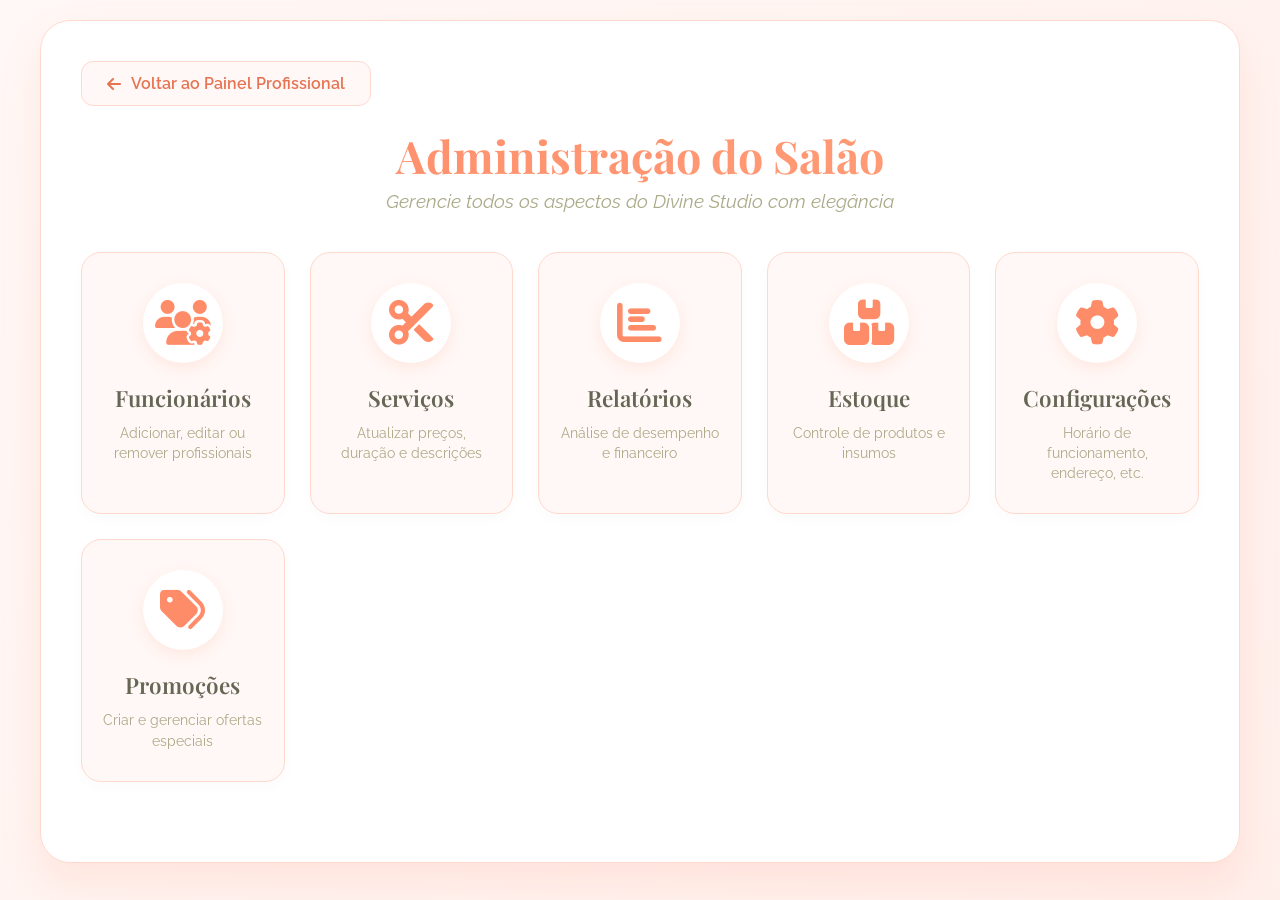
<file: aplicativo cabelereiro/admin.html>
<!DOCTYPE html>
<html lang="pt-BR">
<head>
    <meta charset="UTF-8">
    <meta name="viewport" content="width=device-width, initial-scale=1.0">
    <title>Divine Studio - Administração</title>
    <link rel="stylesheet" href="https://cdnjs.cloudflare.com/ajax/libs/font-awesome/6.4.0/css/all.min.css">
    <link href="https://fonts.googleapis.com/css2?family=Great+Vibes&family=Playfair+Display:wght@400;500;600&family=Raleway:wght@300;400;500;600&display=swap" rel="stylesheet">
    <style>
        * {
            margin: 0;
            padding: 0;
            box-sizing: border-box;
        }

        :root {
            --salmão-principal: #FF8C69;
            --salmão-claro: #FFA07A;
            --salmão-escuro: #E67352;
            --salmão-suave: #FFD9CC;
            --salmão-fundo: #FFF8F6;
            --dourado: #D4A16A;
            --texto-escuro: #665;
            --texto-claro: #AA8;
            --branco: #FFFFFF;
            --sombra: rgba(255, 140, 105, 0.15);
        }

        body {
            font-family: 'Raleway', sans-serif;
            background: linear-gradient(135deg, var(--salmão-fundo) 0%, #FFEFEB 100%);
            color: var(--texto-escuro);
            min-height: 100vh;
            padding: 20px;
            position: relative;
            overflow-x: hidden;
        }

        /* Elementos decorativos */
        .decorative-bg {
            position: fixed;
            z-index: 0;
            opacity: 0.05;
            color: var(--salmão-principal);
            pointer-events: none;
        }

        .decor-1 { top: 10%; left: 5%; font-size: 6rem; transform: rotate(15deg); }
        .decor-2 { bottom: 15%; right: 5%; font-size: 8rem; transform: rotate(-20deg); }
        .decor-3 { top: 30%; right: 10%; font-size: 4rem; transform: rotate(45deg); }

        .admin-container {
            max-width: 1200px;
            margin: 0 auto;
            background: var(--branco);
            border-radius: 30px;
            box-shadow: 0 20px 40px var(--sombra);
            padding: 40px;
            border: 1px solid var(--salmão-suave);
            position: relative;
            z-index: 1;
            animation: fadeIn 0.8s ease-out;
        }

        @keyframes fadeIn {
            from { opacity: 0; transform: translateY(20px); }
            to { opacity: 1; transform: translateY(0); }
        }

        /* Botão de voltar ao profissional */
        .back-to-professional {
            display: inline-flex;
            align-items: center;
            gap: 10px;
            padding: 12px 25px;
            background: var(--salmão-fundo);
            color: var(--salmão-escuro);
            border: 1px solid var(--salmão-suave);
            border-radius: 12px;
            cursor: pointer;
            font-weight: 600;
            transition: all 0.3s;
            margin-bottom: 20px;
            text-decoration: none;
        }

        .back-to-professional:hover {
            background: var(--salmão-suave);
            transform: translateX(-5px);
        }

        h1 {
            font-family: 'Playfair Display', serif;
            font-size: 2.8rem;
            color: var(--texto-escuro);
            margin-bottom: 5px;
            text-align: center;
            background: linear-gradient(to right, var(--salmão-principal), var(--salmão-claro));
            -webkit-background-clip: text;
            background-clip: text;
            color: transparent;
        }

        .subtitle {
            color: var(--texto-claro);
            text-align: center;
            margin-bottom: 40px;
            font-size: 1.2rem;
            font-style: italic;
        }

        /* Cards do menu principal */
        .admin-options {
            display: grid;
            grid-template-columns: repeat(auto-fill, minmax(200px, 1fr));
            gap: 25px;
            margin-bottom: 40px;
        }

        .admin-card {
            background: var(--salmão-fundo);
            border: 1px solid var(--salmão-suave);
            border-radius: 20px;
            padding: 30px 20px;
            text-align: center;
            cursor: pointer;
            transition: all 0.3s ease;
            display: flex;
            flex-direction: column;
            align-items: center;
            box-shadow: 0 5px 15px rgba(0,0,0,0.02);
        }

        .admin-card:hover {
            transform: translateY(-8px);
            box-shadow: 0 15px 30px var(--sombra);
            background: linear-gradient(135deg, #FFE9E0, #FFD9CC);
            border-color: var(--salmão-principal);
        }

        .admin-card i {
            font-size: 2.8rem;
            color: var(--salmão-principal);
            margin-bottom: 20px;
            background: var(--branco);
            width: 80px;
            height: 80px;
            display: flex;
            align-items: center;
            justify-content: center;
            border-radius: 50%;
            box-shadow: 0 5px 15px var(--sombra);
            transition: all 0.3s;
        }

        .admin-card:hover i {
            background: linear-gradient(135deg, var(--salmão-principal), var(--salmão-claro));
            color: var(--branco);
            transform: scale(1.1);
        }

        .admin-card h3 {
            font-family: 'Playfair Display', serif;
            font-size: 1.4rem;
            color: var(--texto-escuro);
            margin-bottom: 10px;
            font-weight: 600;
        }

        .admin-card p {
            color: var(--texto-claro);
            font-size: 0.9rem;
            line-height: 1.4;
        }

        /* Cabeçalho do módulo */
        .module-header {
            display: flex;
            justify-content: space-between;
            align-items: center;
            margin-bottom: 30px;
            flex-wrap: wrap;
            gap: 15px;
        }

        .module-header h2 {
            font-family: 'Playfair Display', serif;
            font-size: 2rem;
            color: var(--texto-escuro);
            display: flex;
            align-items: center;
            gap: 10px;
        }

        .module-header h2 i {
            color: var(--salmão-principal);
        }

        .btn {
            padding: 12px 25px;
            border-radius: 12px;
            border: none;
            font-weight: 600;
            font-size: 1rem;
            cursor: pointer;
            transition: all 0.3s;
            display: inline-flex;
            align-items: center;
            gap: 8px;
            font-family: 'Raleway', sans-serif;
        }

        .btn-primary {
            background: linear-gradient(135deg, var(--salmão-principal), var(--salmão-claro));
            color: var(--branco);
        }

        .btn-secondary {
            background: var(--salmão-fundo);
            color: var(--salmão-escuro);
            border: 1px solid var(--salmão-suave);
        }

        .btn-danger {
            background: #f8d7da;
            color: #721c24;
            border: 1px solid #f5c6cb;
        }

        .btn:hover {
            transform: translateY(-3px);
            box-shadow: 0 8px 20px var(--sombra);
        }

        /* Tabelas/listas */
        .data-table {
            width: 100%;
            border-collapse: collapse;
            background: var(--branco);
            border-radius: 15px;
            overflow: hidden;
            box-shadow: 0 5px 15px var(--sombra);
        }

        .data-table th {
            background: var(--salmão-suave);
            color: var(--texto-escuro);
            font-weight: 600;
            padding: 15px;
            text-align: left;
        }

        .data-table td {
            padding: 15px;
            border-bottom: 1px solid var(--salmão-suave);
        }

        .data-table tr:last-child td {
            border-bottom: none;
        }

        .data-table tr:hover {
            background: var(--salmão-fundo);
        }

        .action-icons {
            display: flex;
            gap: 10px;
        }

        .action-icons i {
            font-size: 1.2rem;
            cursor: pointer;
            color: var(--texto-claro);
            transition: color 0.2s;
        }

        .action-icons i:hover {
            color: var(--salmão-principal);
        }

        .action-icons .fa-trash-alt:hover {
            color: #dc3545;
        }

        /* Modais */
        .modal-overlay {
            position: fixed;
            top: 0;
            left: 0;
            width: 100%;
            height: 100%;
            background: rgba(0,0,0,0.5);
            display: flex;
            align-items: center;
            justify-content: center;
            z-index: 2000;
            opacity: 0;
            visibility: hidden;
            transition: all 0.3s;
        }

        .modal-overlay.active {
            opacity: 1;
            visibility: visible;
        }

        .modal {
            background: var(--branco);
            border-radius: 25px;
            width: 90%;
            max-width: 500px;
            padding: 30px;
            box-shadow: 0 20px 40px rgba(0,0,0,0.2);
            transform: translateY(30px);
            transition: transform 0.4s;
        }

        .modal-overlay.active .modal {
            transform: translateY(0);
        }

        .modal h3 {
            font-family: 'Playfair Display', serif;
            font-size: 1.8rem;
            margin-bottom: 20px;
            color: var(--texto-escuro);
        }

        .modal .form-group {
            margin-bottom: 20px;
        }

        .modal label {
            display: block;
            margin-bottom: 8px;
            font-weight: 500;
        }

        .modal input, .modal select, .modal textarea {
            width: 100%;
            padding: 12px 15px;
            border: 1px solid var(--salmão-suave);
            border-radius: 10px;
            font-size: 1rem;
            background: var(--salmão-fundo);
        }

        .modal input:focus, .modal select:focus, .modal textarea:focus {
            outline: none;
            border-color: var(--salmão-principal);
            box-shadow: 0 0 0 3px rgba(255,140,105,0.15);
            background: var(--branco);
        }

        .modal-actions {
            display: flex;
            justify-content: flex-end;
            gap: 15px;
            margin-top: 30px;
        }

        /* Estatísticas (relatórios) */
        .stats-grid {
            display: grid;
            grid-template-columns: repeat(auto-fit, minmax(200px, 1fr));
            gap: 20px;
            margin-bottom: 30px;
        }

        .stat-box {
            background: var(--salmão-fundo);
            border: 1px solid var(--salmão-suave);
            border-radius: 15px;
            padding: 25px;
            text-align: center;
        }

        .stat-box h4 {
            font-size: 1.1rem;
            color: var(--texto-claro);
            margin-bottom: 10px;
        }

        .stat-box .value {
            font-size: 2.5rem;
            font-weight: 700;
            color: var(--salmão-principal);
        }

        .chart-placeholder {
            background: var(--salmão-fundo);
            border: 1px dashed var(--salmão-suave);
            border-radius: 15px;
            height: 200px;
            display: flex;
            align-items: center;
            justify-content: center;
            color: var(--texto-claro);
            font-style: italic;
        }

        /* Configurações */
        .settings-form {
            max-width: 600px;
            margin: 0 auto;
        }

        /* Botão voltar interno */
        .back-button {
            display: inline-flex;
            align-items: center;
            gap: 10px;
            padding: 12px 25px;
            background: var(--salmão-fundo);
            color: var(--salmão-escuro);
            border: 1px solid var(--salmão-suave);
            border-radius: 12px;
            cursor: pointer;
            font-weight: 600;
            transition: all 0.3s;
            margin-bottom: 30px;
        }

        .back-button:hover {
            background: var(--salmão-suave);
            transform: translateX(-5px);
        }

        /* Seções (cada módulo) */
        .module-section {
            display: none;
        }

        .module-section.active {
            display: block;
            animation: fadeIn 0.5s;
        }

        /* Responsividade */
        @media (max-width: 768px) {
            .admin-container { padding: 20px; }
            h1 { font-size: 2.2rem; }
            .admin-options { grid-template-columns: repeat(2, 1fr); }
            .data-table { font-size: 0.9rem; }
            .data-table th, .data-table td { padding: 10px; }
        }

        @media (max-width: 480px) {
            .admin-options { grid-template-columns: 1fr; }
            .module-header { flex-direction: column; align-items: stretch; }
            .btn { width: 100%; justify-content: center; }
        }
    </style>
</head>
<body>
    <!-- Elementos decorativos -->
    <div class="decorative-bg decor-1"><i class="fas fa-feather-alt"></i></div>
    <div class="decorative-bg decor-2"><i class="fas fa-spa"></i></div>
    <div class="decorative-bg decor-3"><i class="fas fa-cut"></i></div>

    <div class="admin-container">
        <!-- Botão de voltar ao painel profissional -->
        <a href="profissional.html" class="back-to-professional">
            <i class="fas fa-arrow-left"></i> Voltar ao Painel Profissional
        </a>

        <!-- Título principal (visível apenas no menu inicial) -->
        <div id="mainTitle">
            <h1>Administração do Salão</h1>
            <p class="subtitle">Gerencie todos os aspectos do Divine Studio com elegância</p>
        </div>

        <!-- Menu principal com cards -->
        <div id="mainMenu" class="admin-options">
            <div class="admin-card" data-module="employees">
                <i class="fas fa-users-cog"></i>
                <h3>Funcionários</h3>
                <p>Adicionar, editar ou remover profissionais</p>
            </div>
            <div class="admin-card" data-module="services">
                <i class="fas fa-cut"></i>
                <h3>Serviços</h3>
                <p>Atualizar preços, duração e descrições</p>
            </div>
            <div class="admin-card" data-module="reports">
                <i class="fas fa-chart-bar"></i>
                <h3>Relatórios</h3>
                <p>Análise de desempenho e financeiro</p>
            </div>
            <div class="admin-card" data-module="inventory">
                <i class="fas fa-boxes"></i>
                <h3>Estoque</h3>
                <p>Controle de produtos e insumos</p>
            </div>
            <div class="admin-card" data-module="settings">
                <i class="fas fa-cog"></i>
                <h3>Configurações</h3>
                <p>Horário de funcionamento, endereço, etc.</p>
            </div>
            <div class="admin-card" data-module="promotions">
                <i class="fas fa-tags"></i>
                <h3>Promoções</h3>
                <p>Criar e gerenciar ofertas especiais</p>
            </div>
        </div>

        <!-- Botão de voltar interno (inicialmente oculto) -->
        <div id="backButtonContainer" style="display: none;">
            <div class="back-button" onclick="showMainMenu()">
                <i class="fas fa-arrow-left"></i> Voltar ao menu principal
            </div>
        </div>

        <!-- Módulos (seções) -->
        <!-- Funcionários -->
        <div id="moduleEmployees" class="module-section">
            <div class="module-header">
                <h2><i class="fas fa-users-cog"></i> Funcionários</h2>
                <button class="btn btn-primary" onclick="openEmployeeModal()"><i class="fas fa-plus"></i> Novo Funcionário</button>
            </div>
            <table class="data-table" id="employeesTable">
                <thead>
                    <tr><th>Nome</th><th>Cargo</th><th>Telefone</th><th>Email</th><th>Ações</th></tr>
                </thead>
                <tbody id="employeesBody"></tbody>
            </table>
        </div>

        <!-- Serviços -->
        <div id="moduleServices" class="module-section">
            <div class="module-header">
                <h2><i class="fas fa-cut"></i> Serviços</h2>
                <button class="btn btn-primary" onclick="openServiceModal()"><i class="fas fa-plus"></i> Novo Serviço</button>
            </div>
            <table class="data-table" id="servicesTable">
                <thead>
                    <tr><th>Nome</th><th>Preço (R$)</th><th>Duração (min)</th><th>Descrição</th><th>Ações</th></tr>
                </thead>
                <tbody id="servicesBody"></tbody>
            </table>
        </div>

        <!-- Relatórios -->
        <div id="moduleReports" class="module-section">
            <div class="module-header">
                <h2><i class="fas fa-chart-bar"></i> Relatórios</h2>
            </div>
            <div class="stats-grid">
                <div class="stat-box"><h4>Agendamentos esse mês</h4><div class="value">142</div></div>
                <div class="stat-box"><h4>Receita mensal</h4><div class="value">R$ 12.450</div></div>
                <div class="stat-box"><h4>Clientes ativos</h4><div class="value">89</div></div>
                <div class="stat-box"><h4>Taxa de ocupação</h4><div class="value">78%</div></div>
            </div>
            <div class="chart-placeholder">
                <i class="fas fa-chart-line" style="font-size: 2rem; margin-right: 10px;"></i> Gráfico de desempenho (simulado)
            </div>
        </div>

        <!-- Estoque -->
        <div id="moduleInventory" class="module-section">
            <div class="module-header">
                <h2><i class="fas fa-boxes"></i> Estoque</h2>
                <button class="btn btn-primary" onclick="openProductModal()"><i class="fas fa-plus"></i> Novo Produto</button>
            </div>
            <table class="data-table" id="inventoryTable">
                <thead>
                    <tr><th>Produto</th><th>Quantidade</th><th>Preço (R$)</th><th>Fornecedor</th><th>Ações</th></tr>
                </thead>
                <tbody id="inventoryBody"></tbody>
            </table>
        </div>

        <!-- Configurações -->
        <div id="moduleSettings" class="module-section">
            <div class="module-header">
                <h2><i class="fas fa-cog"></i> Configurações do Salão</h2>
            </div>
            <div class="settings-form">
                <div class="form-group">
                    <label>Nome do Salão</label>
                    <input type="text" id="salonName" value="Divine Studio">
                </div>
                <div class="form-group">
                    <label>Endereço</label>
                    <input type="text" id="salonAddress" value="Rua das Flores, 123 - Centro">
                </div>
                <div class="form-group">
                    <label>Telefone</label>
                    <input type="text" id="salonPhone" value="(11) 3456-7890">
                </div>
                <div class="form-group">
                    <label>Email</label>
                    <input type="email" id="salonEmail" value="contato@divinestudio.com">
                </div>
                <div class="form-group">
                    <label>Horário de Funcionamento</label>
                    <input type="text" id="salonHours" value="Seg-Sáb 09:00-20:00">
                </div>
                <button class="btn btn-primary" onclick="saveSettings()"><i class="fas fa-save"></i> Salvar Configurações</button>
            </div>
        </div>

        <!-- Promoções -->
        <div id="modulePromotions" class="module-section">
            <div class="module-header">
                <h2><i class="fas fa-tags"></i> Promoções</h2>
                <button class="btn btn-primary" onclick="openPromotionModal()"><i class="fas fa-plus"></i> Nova Promoção</button>
            </div>
            <table class="data-table" id="promotionsTable">
                <thead>
                    <tr><th>Nome</th><th>Desconto (%)</th><th>Validade</th><th>Serviços</th><th>Ações</th></tr>
                </thead>
                <tbody id="promotionsBody"></tbody>
            </table>
        </div>

        <!-- Modal para formulários (reutilizável) -->
        <div class="modal-overlay" id="modalOverlay">
            <div class="modal" id="modalContent">
                <h3 id="modalTitle">Título</h3>
                <div id="modalBody"></div>
                <div class="modal-actions">
                    <button class="btn btn-secondary" onclick="closeModal()">Cancelar</button>
                    <button class="btn btn-primary" id="modalSaveBtn">Salvar</button>
                </div>
            </div>
        </div>
    </div>

    <script>
        // ==================== Dados iniciais ====================
        let employees = [
            { id: 1, name: 'Maria Clara', role: 'Cabeleireira', phone: '(11) 99999-1111', email: 'maria@divine.com' },
            { id: 2, name: 'João Silva', role: 'Barbeiro', phone: '(11) 99999-2222', email: 'joao@divine.com' },
            { id: 3, name: 'Ana Costa', role: 'Manicure', phone: '(11) 99999-3333', email: 'ana@divine.com' }
        ];

        let services = [
            { id: 1, name: 'Corte e Escova', price: 85.00, duration: 60, description: 'Corte personalizado e escova' },
            { id: 2, name: 'Coloração', price: 150.00, duration: 90, description: 'Coloração completa' },
            { id: 3, name: 'Hidratação', price: 120.00, duration: 45, description: 'Hidratação profunda' }
        ];

        let inventory = [
            { id: 1, product: 'Shampoo Profissional', qty: 12, price: 45.90, supplier: 'Beauty Supply' },
            { id: 2, product: 'Condicionador', qty: 8, price: 52.30, supplier: 'Beauty Supply' },
            { id: 3, product: 'Tinta Cabelo - Castanho', qty: 5, price: 28.50, supplier: 'Color Line' }
        ];

        let promotions = [
            { id: 1, name: 'Desconto Corte', discount: 20, validUntil: '2023-12-31', services: 'Corte e Escova' },
            { id: 2, name: 'Combo Beauty', discount: 15, validUntil: '2023-12-15', services: 'Corte + Hidratação' }
        ];

        // ==================== Controle de módulos ====================
        function showMainMenu() {
            document.getElementById('mainTitle').style.display = 'block';
            document.getElementById('mainMenu').style.display = 'grid';
            document.getElementById('backButtonContainer').style.display = 'none';
            document.querySelectorAll('.module-section').forEach(s => s.classList.remove('active'));
        }

        function showModule(moduleName) {
            document.getElementById('mainTitle').style.display = 'none';
            document.getElementById('mainMenu').style.display = 'none';
            document.getElementById('backButtonContainer').style.display = 'block';
            document.querySelectorAll('.module-section').forEach(s => s.classList.remove('active'));
            document.getElementById(`module${capitalize(moduleName)}`).classList.add('active');
            // Atualizar listas
            if (moduleName === 'employees') renderEmployees();
            if (moduleName === 'services') renderServices();
            if (moduleName === 'inventory') renderInventory();
            if (moduleName === 'promotions') renderPromotions();
        }

        function capitalize(str) {
            return str.charAt(0).toUpperCase() + str.slice(1);
        }

        // Event listeners para os cards
        document.querySelectorAll('.admin-card').forEach(card => {
            card.addEventListener('click', (e) => {
                const module = card.getAttribute('data-module');
                showModule(module);
            });
        });

        // ==================== Renderização das tabelas ====================
        function renderEmployees() {
            const tbody = document.getElementById('employeesBody');
            tbody.innerHTML = employees.map(emp => `
                <tr>
                    <td>${emp.name}</td>
                    <td>${emp.role}</td>
                    <td>${emp.phone}</td>
                    <td>${emp.email}</td>
                    <td class="action-icons">
                        <i class="fas fa-edit" onclick="editEmployee(${emp.id})" title="Editar"></i>
                        <i class="fas fa-trash-alt" onclick="deleteEmployee(${emp.id})" title="Excluir"></i>
                    </td>
                </tr>
            `).join('');
        }

        function renderServices() {
            const tbody = document.getElementById('servicesBody');
            tbody.innerHTML = services.map(s => `
                <tr>
                    <td>${s.name}</td>
                    <td>R$ ${s.price.toFixed(2)}</td>
                    <td>${s.duration}</td>
                    <td>${s.description}</td>
                    <td class="action-icons">
                        <i class="fas fa-edit" onclick="editService(${s.id})" title="Editar"></i>
                        <i class="fas fa-trash-alt" onclick="deleteService(${s.id})" title="Excluir"></i>
                    </td>
                </tr>
            `).join('');
        }

        function renderInventory() {
            const tbody = document.getElementById('inventoryBody');
            tbody.innerHTML = inventory.map(p => `
                <tr>
                    <td>${p.product}</td>
                    <td>${p.qty}</td>
                    <td>R$ ${p.price.toFixed(2)}</td>
                    <td>${p.supplier}</td>
                    <td class="action-icons">
                        <i class="fas fa-edit" onclick="editProduct(${p.id})" title="Editar"></i>
                        <i class="fas fa-trash-alt" onclick="deleteProduct(${p.id})" title="Excluir"></i>
                    </td>
                </tr>
            `).join('');
        }

        function renderPromotions() {
            const tbody = document.getElementById('promotionsBody');
            tbody.innerHTML = promotions.map(p => `
                <tr>
                    <td>${p.name}</td>
                    <td>${p.discount}%</td>
                    <td>${p.validUntil}</td>
                    <td>${p.services}</td>
                    <td class="action-icons">
                        <i class="fas fa-edit" onclick="editPromotion(${p.id})" title="Editar"></i>
                        <i class="fas fa-trash-alt" onclick="deletePromotion(${p.id})" title="Excluir"></i>
                    </td>
                </tr>
            `).join('');
        }

        // ==================== Modal genérico ====================
        let currentModalCallback = null;
        const modalOverlay = document.getElementById('modalOverlay');
        const modalTitle = document.getElementById('modalTitle');
        const modalBody = document.getElementById('modalBody');
        const modalSaveBtn = document.getElementById('modalSaveBtn');

        function openModal(title, bodyHtml, onSave) {
            modalTitle.innerText = title;
            modalBody.innerHTML = bodyHtml;
            currentModalCallback = onSave;
            modalOverlay.classList.add('active');
        }

        function closeModal() {
            modalOverlay.classList.remove('active');
            currentModalCallback = null;
        }

        modalSaveBtn.addEventListener('click', () => {
            if (currentModalCallback) currentModalCallback();
            closeModal();
        });

        // Fechar ao clicar no overlay
        modalOverlay.addEventListener('click', (e) => {
            if (e.target === modalOverlay) closeModal();
        });

        // ==================== CRUD Funcionários ====================
        function openEmployeeModal(empId = null) {
            const employee = empId ? employees.find(e => e.id === empId) : null;
            const title = employee ? 'Editar Funcionário' : 'Novo Funcionário';
            const body = `
                <div class="form-group">
                    <label>Nome</label>
                    <input type="text" id="empName" value="${employee ? employee.name : ''}" placeholder="Nome completo">
                </div>
                <div class="form-group">
                    <label>Cargo</label>
                    <input type="text" id="empRole" value="${employee ? employee.role : ''}" placeholder="Ex: Cabeleireira">
                </div>
                <div class="form-group">
                    <label>Telefone</label>
                    <input type="text" id="empPhone" value="${employee ? employee.phone : ''}" placeholder="(11) 99999-9999">
                </div>
                <div class="form-group">
                    <label>Email</label>
                    <input type="email" id="empEmail" value="${employee ? employee.email : ''}" placeholder="email@exemplo.com">
                </div>
            `;
            openModal(title, body, () => {
                const name = document.getElementById('empName').value.trim();
                const role = document.getElementById('empRole').value.trim();
                const phone = document.getElementById('empPhone').value.trim();
                const email = document.getElementById('empEmail').value.trim();
                if (!name || !role) return alert('Nome e cargo são obrigatórios');
                if (employee) {
                    // editar
                    employee.name = name;
                    employee.role = role;
                    employee.phone = phone;
                    employee.email = email;
                } else {
                    // criar
                    const newId = employees.length ? Math.max(...employees.map(e => e.id)) + 1 : 1;
                    employees.push({ id: newId, name, role, phone, email });
                }
                renderEmployees();
            });
        }

        function editEmployee(id) {
            openEmployeeModal(id);
        }

        function deleteEmployee(id) {
            if (confirm('Tem certeza que deseja excluir este funcionário?')) {
                employees = employees.filter(e => e.id !== id);
                renderEmployees();
            }
        }

        // ==================== CRUD Serviços ====================
        function openServiceModal(serviceId = null) {
            const service = serviceId ? services.find(s => s.id === serviceId) : null;
            const title = service ? 'Editar Serviço' : 'Novo Serviço';
            const body = `
                <div class="form-group">
                    <label>Nome</label>
                    <input type="text" id="srvName" value="${service ? service.name : ''}" placeholder="Ex: Corte">
                </div>
                <div class="form-group">
                    <label>Preço (R$)</label>
                    <input type="number" step="0.01" id="srvPrice" value="${service ? service.price : ''}" placeholder="85.00">
                </div>
                <div class="form-group">
                    <label>Duração (minutos)</label>
                    <input type="number" id="srvDuration" value="${service ? service.duration : ''}" placeholder="60">
                </div>
                <div class="form-group">
                    <label>Descrição</label>
                    <textarea id="srvDesc" rows="3">${service ? service.description : ''}</textarea>
                </div>
            `;
            openModal(title, body, () => {
                const name = document.getElementById('srvName').value.trim();
                const price = parseFloat(document.getElementById('srvPrice').value);
                const duration = parseInt(document.getElementById('srvDuration').value);
                const desc = document.getElementById('srvDesc').value.trim();
                if (!name || isNaN(price) || isNaN(duration)) return alert('Preencha todos os campos corretamente');
                if (service) {
                    service.name = name;
                    service.price = price;
                    service.duration = duration;
                    service.description = desc;
                } else {
                    const newId = services.length ? Math.max(...services.map(s => s.id)) + 1 : 1;
                    services.push({ id: newId, name, price, duration, description: desc });
                }
                renderServices();
            });
        }

        function editService(id) {
            openServiceModal(id);
        }

        function deleteService(id) {
            if (confirm('Tem certeza?')) {
                services = services.filter(s => s.id !== id);
                renderServices();
            }
        }

        // ==================== CRUD Estoque ====================
        function openProductModal(productId = null) {
            const product = productId ? inventory.find(p => p.id === productId) : null;
            const title = product ? 'Editar Produto' : 'Novo Produto';
            const body = `
                <div class="form-group">
                    <label>Produto</label>
                    <input type="text" id="prodName" value="${product ? product.product : ''}" placeholder="Shampoo">
                </div>
                <div class="form-group">
                    <label>Quantidade</label>
                    <input type="number" id="prodQty" value="${product ? product.qty : ''}" placeholder="10">
                </div>
                <div class="form-group">
                    <label>Preço unitário (R$)</label>
                    <input type="number" step="0.01" id="prodPrice" value="${product ? product.price : ''}" placeholder="45.90">
                </div>
                <div class="form-group">
                    <label>Fornecedor</label>
                    <input type="text" id="prodSupplier" value="${product ? product.supplier : ''}" placeholder="Fornecedor">
                </div>
            `;
            openModal(title, body, () => {
                const name = document.getElementById('prodName').value.trim();
                const qty = parseInt(document.getElementById('prodQty').value);
                const price = parseFloat(document.getElementById('prodPrice').value);
                const supplier = document.getElementById('prodSupplier').value.trim();
                if (!name || isNaN(qty) || isNaN(price) || !supplier) return alert('Preencha todos os campos');
                if (product) {
                    product.product = name;
                    product.qty = qty;
                    product.price = price;
                    product.supplier = supplier;
                } else {
                    const newId = inventory.length ? Math.max(...inventory.map(p => p.id)) + 1 : 1;
                    inventory.push({ id: newId, product: name, qty, price, supplier });
                }
                renderInventory();
            });
        }

        function editProduct(id) {
            openProductModal(id);
        }

        function deleteProduct(id) {
            if (confirm('Tem certeza?')) {
                inventory = inventory.filter(p => p.id !== id);
                renderInventory();
            }
        }

        // ==================== CRUD Promoções ====================
        function openPromotionModal(promoId = null) {
            const promo = promoId ? promotions.find(p => p.id === promoId) : null;
            const title = promo ? 'Editar Promoção' : 'Nova Promoção';
            const body = `
                <div class="form-group">
                    <label>Nome da Promoção</label>
                    <input type="text" id="promoName" value="${promo ? promo.name : ''}" placeholder="Desconto Corte">
                </div>
                <div class="form-group">
                    <label>Desconto (%)</label>
                    <input type="number" id="promoDiscount" value="${promo ? promo.discount : ''}" placeholder="20">
                </div>
                <div class="form-group">
                    <label>Validade</label>
                    <input type="date" id="promoValid" value="${promo ? promo.validUntil : ''}">
                </div>
                <div class="form-group">
                    <label>Serviços (descrição)</label>
                    <input type="text" id="promoServices" value="${promo ? promo.services : ''}" placeholder="Corte e Escova">
                </div>
            `;
            openModal(title, body, () => {
                const name = document.getElementById('promoName').value.trim();
                const discount = parseInt(document.getElementById('promoDiscount').value);
                const valid = document.getElementById('promoValid').value;
                const services = document.getElementById('promoServices').value.trim();
                if (!name || isNaN(discount) || !valid || !services) return alert('Preencha todos os campos');
                if (promo) {
                    promo.name = name;
                    promo.discount = discount;
                    promo.validUntil = valid;
                    promo.services = services;
                } else {
                    const newId = promotions.length ? Math.max(...promotions.map(p => p.id)) + 1 : 1;
                    promotions.push({ id: newId, name, discount, validUntil: valid, services });
                }
                renderPromotions();
            });
        }

        function editPromotion(id) {
            openPromotionModal(id);
        }

        function deletePromotion(id) {
            if (confirm('Tem certeza?')) {
                promotions = promotions.filter(p => p.id !== id);
                renderPromotions();
            }
        }

        // ==================== Configurações ====================
        function saveSettings() {
            const name = document.getElementById('salonName').value;
            const address = document.getElementById('salonAddress').value;
            const phone = document.getElementById('salonPhone').value;
            const email = document.getElementById('salonEmail').value;
            const hours = document.getElementById('salonHours').value;
            // Simular salvamento
            alert('Configurações salvas com sucesso!');
            console.log({ name, address, phone, email, hours });
        }

        // Inicialização
        document.addEventListener('DOMContentLoaded', () => {
            showMainMenu(); // Garante que o menu apareça
        });
    </script>
</body>
</html>
</file>
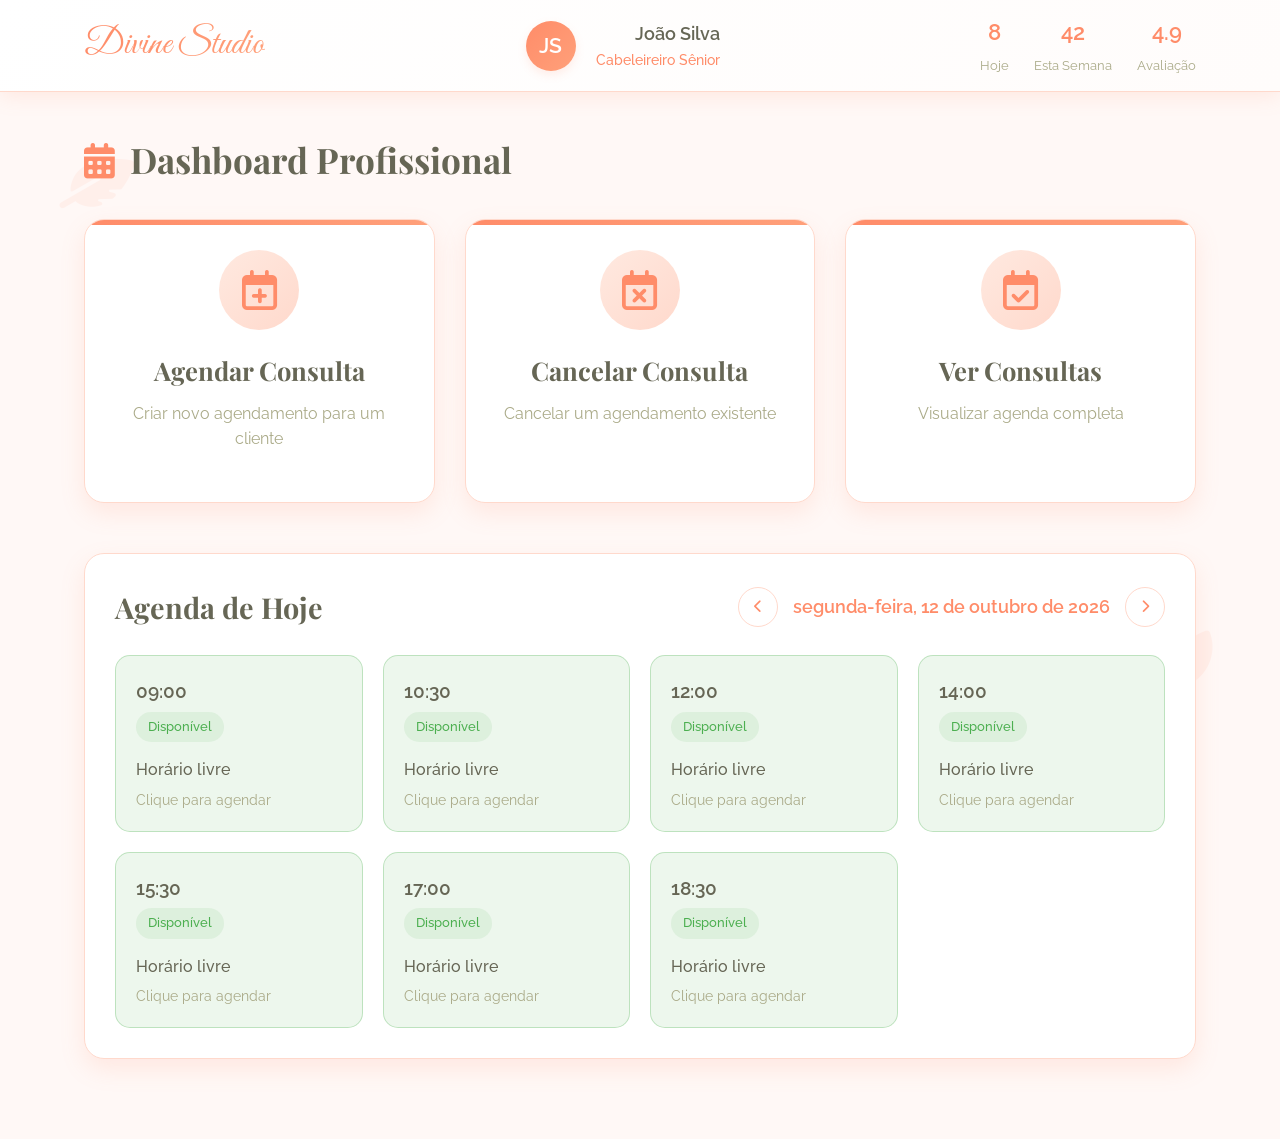
<file: aplicativo cabelereiro/interface2.html>
<!DOCTYPE html>
<html lang="pt-BR">
<head>
    <meta charset="UTF-8">
    <meta name="viewport" content="width=device-width, initial-scale=1.0">
    <title>Divine Studio - Dashboard Profissional</title>
    <link rel="stylesheet" href="https://cdnjs.cloudflare.com/ajax/libs/font-awesome/6.4.0/css/all.min.css">
    <link href="https://fonts.googleapis.com/css2?family=Great+Vibes&family=Playfair+Display:wght@400;500;600&family=Raleway:wght@300;400;500;600&display=swap" rel="stylesheet">
    <style>
        * {
            margin: 0;
            padding: 0;
            box-sizing: border-box;
        }

        :root {
            --salmão-principal: #FF8C69;
            --salmão-claro: #FFA07A;
            --salmão-escuro: #E67352;
            --salmão-suave: #FFD9CC;
            --salmão-fundo: #FFF8F6;
            --dourado: #D4A16A;
            --texto-escuro: #665;
            --texto-claro: #AA8;
            --branco: #FFFFFF;
            --sombra: rgba(255, 140, 105, 0.15);
            --verde: #4CAF50;
            --vermelho: #F44336;
            --azul: #2196F3;
        }

        body {
            font-family: 'Raleway', sans-serif;
            background-color: var(--salmão-fundo);
            color: var(--texto-escuro);
            line-height: 1.6;
            overflow-x: hidden;
        }

        /* Header Profissional */
        .professional-header {
            background: linear-gradient(135deg, var(--branco) 0%, #FFFCFB 100%);
            box-shadow: 0 4px 20px var(--sombra);
            position: sticky;
            top: 0;
            z-index: 1000;
            padding: 15px 0;
            border-bottom: 1px solid var(--salmão-suave);
        }

        .container {
            width: 90%;
            max-width: 1400px;
            margin: 0 auto;
            padding: 0 20px;
        }

        .header-container {
            display: flex;
            justify-content: space-between;
            align-items: center;
        }

        .logo {
            font-family: 'Great Vibes', cursive;
            font-size: 2.3rem;
            background: linear-gradient(to right, var(--salmão-principal), var(--salmão-claro));
            -webkit-background-clip: text;
            background-clip: text;
            color: transparent;
            text-decoration: none;
        }

        .professional-info {
            display: flex;
            align-items: center;
            gap: 20px;
        }

        .pro-avatar {
            width: 50px;
            height: 50px;
            border-radius: 50%;
            background: linear-gradient(135deg, var(--salmão-principal), var(--salmão-claro));
            display: flex;
            align-items: center;
            justify-content: center;
            color: var(--branco);
            font-weight: 600;
            font-size: 1.3rem;
            box-shadow: 0 4px 10px var(--sombra);
        }

        .pro-details {
            text-align: right;
        }

        .pro-name {
            font-weight: 600;
            color: var(--texto-escuro);
            font-size: 1.1rem;
        }

        .pro-role {
            color: var(--salmão-principal);
            font-size: 0.9rem;
            font-weight: 500;
        }

        .header-stats {
            display: flex;
            gap: 25px;
        }

        .stat-item {
            text-align: center;
        }

        .stat-value {
            font-size: 1.4rem;
            font-weight: 600;
            color: var(--salmão-principal);
        }

        .stat-label {
            font-size: 0.8rem;
            color: var(--texto-claro);
            margin-top: 5px;
        }

        /* Dashboard Principal */
        .dashboard {
            padding: 40px 0;
            min-height: calc(100vh - 120px);
        }

        .dashboard-title {
            font-family: 'Playfair Display', serif;
            font-size: 2.2rem;
            margin-bottom: 30px;
            color: var(--texto-escuro);
            display: flex;
            align-items: center;
            gap: 15px;
        }

        .dashboard-title i {
            color: var(--salmão-principal);
        }

        /* Cards de Ação */
        .action-cards {
            display: grid;
            grid-template-columns: repeat(auto-fill, minmax(320px, 1fr));
            gap: 30px;
            margin-bottom: 50px;
        }

        .action-card {
            background: var(--branco);
            border-radius: 20px;
            padding: 30px;
            box-shadow: 0 10px 25px var(--sombra);
            transition: all 0.4s ease;
            border: 1px solid var(--salmão-suave);
            display: flex;
            flex-direction: column;
            align-items: center;
            text-align: center;
            cursor: pointer;
            position: relative;
            overflow: hidden;
        }

        .action-card:hover {
            transform: translateY(-10px);
            box-shadow: 0 15px 35px rgba(255, 140, 105, 0.25);
        }

        .action-card::before {
            content: '';
            position: absolute;
            top: 0;
            left: 0;
            width: 100%;
            height: 5px;
            background: linear-gradient(to right, var(--salmão-principal), var(--salmão-claro));
        }

        .action-icon {
            width: 80px;
            height: 80px;
            background: linear-gradient(135deg, #FFE9E0, #FFD9CC);
            border-radius: 50%;
            display: flex;
            align-items: center;
            justify-content: center;
            color: var(--salmão-principal);
            font-size: 2.5rem;
            margin-bottom: 20px;
        }

        .action-title {
            font-family: 'Playfair Display', serif;
            font-size: 1.6rem;
            margin-bottom: 10px;
            color: var(--texto-escuro);
        }

        .action-description {
            color: var(--texto-claro);
            margin-bottom: 20px;
        }

        /* Agenda do Dia */
        .daily-agenda {
            background: var(--branco);
            border-radius: 20px;
            padding: 30px;
            box-shadow: 0 10px 25px var(--sombra);
            border: 1px solid var(--salmão-suave);
            margin-bottom: 40px;
        }

        .agenda-header {
            display: flex;
            justify-content: space-between;
            align-items: center;
            margin-bottom: 25px;
        }

        .agenda-title {
            font-family: 'Playfair Display', serif;
            font-size: 1.8rem;
            color: var(--texto-escuro);
        }

        .date-selector {
            display: flex;
            align-items: center;
            gap: 15px;
        }

        .date-btn {
            width: 40px;
            height: 40px;
            border-radius: 50%;
            border: 1px solid var(--salmão-suave);
            background: var(--branco);
            color: var(--salmão-principal);
            cursor: pointer;
            display: flex;
            align-items: center;
            justify-content: center;
            transition: all 0.3s;
        }

        .date-btn:hover {
            background: var(--salmão-suave);
        }

        .current-date {
            font-weight: 600;
            color: var(--salmão-principal);
            font-size: 1.1rem;
        }

        .time-slots {
            display: grid;
            grid-template-columns: repeat(auto-fill, minmax(200px, 1fr));
            gap: 20px;
        }

        .time-slot {
            background: var(--salmão-fundo);
            border-radius: 15px;
            padding: 20px;
            border: 1px solid var(--salmão-suave);
            transition: all 0.3s;
            position: relative;
        }

        .time-slot.booked {
            background: linear-gradient(135deg, #FFE9E0, #FFD9CC);
            border-color: var(--salmão-principal);
        }

        .time-slot.available:hover {
            background: var(--salmão-suave);
            cursor: pointer;
        }

        .slot-time {
            font-weight: 600;
            color: var(--texto-escuro);
            font-size: 1.2rem;
            margin-bottom: 5px;
        }

        .slot-status {
            display: inline-block;
            padding: 5px 12px;
            border-radius: 20px;
            font-size: 0.8rem;
            font-weight: 500;
            margin-bottom: 15px;
        }

        .status-available {
            background: rgba(76, 175, 80, 0.1);
            color: var(--verde);
        }

        .status-booked {
            background: rgba(255, 140, 105, 0.1);
            color: var(--salmão-principal);
        }

        .slot-client {
            font-weight: 500;
            color: var(--texto-escuro);
            margin-bottom: 5px;
        }

        .slot-service {
            color: var(--texto-claro);
            font-size: 0.9rem;
        }

        /* Modais */
        .modal-overlay {
            position: fixed;
            top: 0;
            left: 0;
            width: 100%;
            height: 100%;
            background: rgba(0, 0, 0, 0.5);
            display: flex;
            align-items: center;
            justify-content: center;
            z-index: 2000;
            opacity: 0;
            visibility: hidden;
            transition: all 0.3s;
        }

        .modal-overlay.active {
            opacity: 1;
            visibility: visible;
        }

        .modal {
            background: var(--branco);
            border-radius: 25px;
            width: 90%;
            max-width: 600px;
            max-height: 90vh;
            overflow-y: auto;
            box-shadow: 0 20px 50px rgba(0, 0, 0, 0.2);
            transform: translateY(30px);
            transition: transform 0.4s;
        }

        .modal-overlay.active .modal {
            transform: translateY(0);
        }

        .modal-header {
            padding: 25px 30px;
            border-bottom: 1px solid var(--salmão-suave);
            display: flex;
            justify-content: space-between;
            align-items: center;
        }

        .modal-title {
            font-family: 'Playfair Display', serif;
            font-size: 1.8rem;
            color: var(--texto-escuro);
        }

        .close-modal {
            background: none;
            border: none;
            color: var(--texto-claro);
            font-size: 1.5rem;
            cursor: pointer;
            transition: color 0.3s;
        }

        .close-modal:hover {
            color: var(--salmão-principal);
        }

        .modal-body {
            padding: 30px;
        }

        .form-group {
            margin-bottom: 25px;
        }

        .form-label {
            display: block;
            margin-bottom: 10px;
            font-weight: 500;
            color: var(--texto-escuro);
        }

        .form-control {
            width: 100%;
            padding: 15px;
            border: 1px solid var(--salmão-suave);
            border-radius: 12px;
            font-size: 1rem;
            font-family: 'Raleway', sans-serif;
            color: var(--texto-escuro);
            background: var(--salmão-fundo);
            transition: all 0.3s;
        }

        .form-control:focus {
            outline: none;
            border-color: var(--salmão-principal);
            box-shadow: 0 0 0 3px rgba(255, 140, 105, 0.15);
            background: var(--branco);
        }

        .time-grid {
            display: grid;
            grid-template-columns: repeat(auto-fill, minmax(100px, 1fr));
            gap: 15px;
            margin-top: 15px;
        }

        .time-option {
            padding: 15px;
            text-align: center;
            border: 1px solid var(--salmão-suave);
            border-radius: 10px;
            background: var(--salmão-fundo);
            cursor: pointer;
            transition: all 0.3s;
        }

        .time-option:hover {
            background: var(--salmão-suave);
        }

        .time-option.selected {
            background: var(--salmão-principal);
            color: var(--branco);
            border-color: var(--salmão-principal);
        }

        .client-list {
            max-height: 300px;
            overflow-y: auto;
            border: 1px solid var(--salmão-suave);
            border-radius: 12px;
        }

        .client-item {
            padding: 15px;
            border-bottom: 1px solid var(--salmão-suave);
            cursor: pointer;
            transition: all 0.3s;
            display: flex;
            align-items: center;
            gap: 15px;
        }

        .client-item:hover {
            background: var(--salmão-fundo);
        }

        .client-avatar {
            width: 40px;
            height: 40px;
            border-radius: 50%;
            background: linear-gradient(135deg, var(--salmão-principal), var(--salmão-claro));
            display: flex;
            align-items: center;
            justify-content: center;
            color: var(--branco);
            font-weight: 500;
        }

        .client-info h4 {
            font-weight: 600;
            color: var(--texto-escuro);
            margin-bottom: 5px;
        }

        .client-info p {
            color: var(--texto-claro);
            font-size: 0.9rem;
        }

        /* Botões de Ação */
        .action-buttons {
            display: flex;
            gap: 15px;
            margin-top: 30px;
        }

        .btn {
            flex: 1;
            padding: 16px;
            border-radius: 12px;
            border: none;
            font-weight: 600;
            cursor: pointer;
            transition: all 0.3s;
            font-family: 'Raleway', sans-serif;
            font-size: 1rem;
        }

        .btn-primary {
            background: linear-gradient(135deg, var(--salmão-principal), var(--salmão-claro));
            color: var(--branco);
        }

        .btn-secondary {
            background: transparent;
            color: var(--salmão-principal);
            border: 2px solid var(--salmão-suave);
        }

        .btn-danger {
            background: linear-gradient(135deg, var(--vermelho), #E53935);
            color: var(--branco);
        }

        .btn-success {
            background: linear-gradient(135deg, var(--verde), #43A047);
            color: var(--branco);
        }

        .btn-primary:hover, .btn-secondary:hover, .btn-danger:hover, .btn-success:hover {
            transform: translateY(-3px);
            box-shadow: 0 8px 20px var(--sombra);
        }

        /* Agenda Detalhada */
        .appointments-list {
            margin-top: 30px;
        }

        .appointment-item {
            background: var(--branco);
            border-radius: 15px;
            padding: 20px;
            margin-bottom: 15px;
            border: 1px solid var(--salmão-suave);
            display: flex;
            justify-content: space-between;
            align-items: center;
            transition: all 0.3s;
        }

        .appointment-item:hover {
            box-shadow: 0 5px 15px var(--sombra);
        }

        .appointment-info {
            display: flex;
            align-items: center;
            gap: 20px;
        }

        .appointment-time {
            font-weight: 600;
            color: var(--salmão-principal);
            font-size: 1.2rem;
            min-width: 100px;
        }

        .appointment-details h4 {
            font-weight: 600;
            color: var(--texto-escuro);
            margin-bottom: 5px;
        }

        .appointment-details p {
            color: var(--texto-claro);
            font-size: 0.9rem;
        }

        /* Elementos Decorativos */
        .decorative-element {
            position: absolute;
            z-index: 0;
            opacity: 0.08;
            color: var(--salmão-principal);
        }

        .decor-1 {
            top: 15%;
            left: 5%;
            font-size: 4rem;
            transform: rotate(15deg);
        }

        .decor-2 {
            bottom: 20%;
            right: 5%;
            font-size: 5rem;
            transform: rotate(-20deg);
        }

        /* Responsividade */
        @media (max-width: 992px) {
            .action-cards {
                grid-template-columns: 1fr;
            }
            
            .header-container {
                flex-direction: column;
                gap: 20px;
            }
            
            .professional-info {
                width: 100%;
                justify-content: space-between;
            }
        }

        @media (max-width: 768px) {
            .header-stats {
                display: none;
            }
            
            .time-slots {
                grid-template-columns: 1fr;
            }
            
            .action-buttons {
                flex-direction: column;
            }
        }

        @media (max-width: 480px) {
            .modal {
                width: 95%;
                padding: 0;
            }
            
            .modal-header, .modal-body {
                padding: 20px;
            }
        }

        /* Animações */
        @keyframes fadeIn {
            from {
                opacity: 0;
                transform: translateY(20px);
            }
            to {
                opacity: 1;
                transform: translateY(0);
            }
        }

        .action-card, .daily-agenda {
            animation: fadeIn 0.6s ease-out forwards;
        }

        /* Utilitários */
        .hidden {
            display: none;
        }

        .text-center {
            text-align: center;
        }

        .mt-4 {
            margin-top: 40px;
        }

        .mb-3 {
            margin-bottom: 30px;
        }

        .status-badge {
            display: inline-block;
            padding: 5px 15px;
            border-radius: 20px;
            font-size: 0.8rem;
            font-weight: 500;
        }

        .status-confirmed {
            background: rgba(76, 175, 80, 0.1);
            color: var(--verde);
        }

        .status-pending {
            background: rgba(255, 193, 7, 0.1);
            color: #FFC107;
        }

        .status-cancelled {
            background: rgba(244, 67, 54, 0.1);
            color: var(--vermelho);
        }

        .availability-status {
            display: flex;
            align-items: center;
            gap: 10px;
            padding: 15px;
            border-radius: 12px;
            margin-bottom: 20px;
        }

        .available {
            background: rgba(76, 175, 80, 0.1);
            border: 1px solid rgba(76, 175, 80, 0.3);
            color: var(--verde);
        }

        .unavailable {
            background: rgba(244, 67, 54, 0.1);
            border: 1px solid rgba(244, 67, 54, 0.3);
            color: var(--vermelho);
        }
    </style>
</head>
<body>
    <!-- Elementos Decorativos -->
    <div class="decorative-element decor-1">
        <i class="fas fa-feather-alt"></i>
    </div>
    <div class="decorative-element decor-2">
        <i class="fas fa-spa"></i>
    </div>

    <!-- Header Profissional -->
    <header class="professional-header">
        <div class="container header-container">
            <a href="#" class="logo">Divine Studio</a>
            <div class="professional-info">
                <div class="pro-avatar">JS</div>
                <div class="pro-details">
                    <div class="pro-name">João Silva</div>
                    <div class="pro-role">Cabeleireiro Sênior</div>
                </div>
            </div>
            <div class="header-stats">
                <div class="stat-item">
                    <div class="stat-value">8</div>
                    <div class="stat-label">Hoje</div>
                </div>
                <div class="stat-item">
                    <div class="stat-value">42</div>
                    <div class="stat-label">Esta Semana</div>
                </div>
                <div class="stat-item">
                    <div class="stat-value">4.9</div>
                    <div class="stat-label">Avaliação</div>
                </div>
            </div>
        </div>
    </header>

    <!-- Dashboard Principal -->
    <main class="dashboard">
        <div class="container">
            <h1 class="dashboard-title">
                <i class="fas fa-calendar-alt"></i>
                Dashboard Profissional
            </h1>

            <!-- Cards de Ação -->
            <div class="action-cards">
                <!-- Agendar Consulta -->
                <div class="action-card" id="scheduleAppointment">
                    <div class="action-icon">
                        <i class="far fa-calendar-plus"></i>
                    </div>
                    <h3 class="action-title">Agendar Consulta</h3>
                    <p class="action-description">Criar novo agendamento para um cliente</p>
                </div>

                <!-- Cancelar Consulta -->
                <div class="action-card" id="cancelAppointment">
                    <div class="action-icon">
                        <i class="far fa-calendar-times"></i>
                    </div>
                    <h3 class="action-title">Cancelar Consulta</h3>
                    <p class="action-description">Cancelar um agendamento existente</p>
                </div>

                <!-- Ver Consultas -->
                <div class="action-card" id="viewAppointments">
                    <div class="action-icon">
                        <i class="far fa-calendar-check"></i>
                    </div>
                    <h3 class="action-title">Ver Consultas</h3>
                    <p class="action-description">Visualizar agenda completa</p>
                </div>
            </div>

            <!-- Agenda do Dia -->
            <section class="daily-agenda">
                <div class="agenda-header">
                    <h2 class="agenda-title">Agenda de Hoje</h2>
                    <div class="date-selector">
                        <button class="date-btn" id="prevDay">
                            <i class="fas fa-chevron-left"></i>
                        </button>
                        <div class="current-date" id="currentDate">Quinta, 12 de Outubro</div>
                        <button class="date-btn" id="nextDay">
                            <i class="fas fa-chevron-right"></i>
                        </button>
                    </div>
                </div>

                <div class="time-slots" id="timeSlots">
                    <!-- Os slots serão gerados por JavaScript -->
                </div>
            </section>
        </div>
    </main>

    <!-- Modal: Agendar Consulta -->
    <div class="modal-overlay" id="scheduleModal">
        <div class="modal">
            <div class="modal-header">
                <h2 class="modal-title">Agendar Nova Consulta</h2>
                <button class="close-modal" id="closeScheduleModal">
                    <i class="fas fa-times"></i>
                </button>
            </div>
            <div class="modal-body">
                <div class="form-group">
                    <label class="form-label">Cliente</label>
                    <div class="client-list" id="clientList">
                        <!-- Lista de clientes será gerada por JavaScript -->
                    </div>
                </div>

                <div class="form-group">
                    <label class="form-label">Data</label>
                    <input type="date" class="form-control" id="appointmentDate" value="2026-01-12">
                </div>

                <div class="form-group">
                    <label class="form-label">Horário</label>
                    <div class="time-grid" id="timeOptions">
                        <!-- Opções de horário serão geradas por JavaScript -->
                    </div>
                </div>

                <div class="form-group">
                    <label class="form-label">Serviço</label>
                    <select class="form-control" id="appointmentService">
                        <option value="corte">Corte e Escova</option>
                        <option value="coloracao">Coloração Premium</option>
                        <option value="hidratacao">Hidratação Profunda</option>
                        <option value="progressiva">Progressiva</option>
                        <option value="outro">Outro Serviço</option>
                    </select>
                </div>

                <div class="form-group">
                    <label class="form-label">Observações</label>
                    <textarea class="form-control" id="appointmentNotes" rows="3" placeholder="Observações sobre o agendamento..."></textarea>
                </div>

                <div class="availability-status hidden" id="availabilityStatus">
                    <i class="fas fa-info-circle"></i>
                    <span id="statusMessage"></span>
                </div>

                <div class="action-buttons">
                    <button class="btn btn-secondary" id="checkAvailability">Verificar Disponibilidade</button>
                    <button class="btn btn-primary" id="confirmAppointment">Confirmar Agendamento</button>
                </div>
            </div>
        </div>
    </div>

    <!-- Modal: Cancelar Consulta -->
    <div class="modal-overlay" id="cancelModal">
        <div class="modal">
            <div class="modal-header">
                <h2 class="modal-title">Cancelar Consulta</h2>
                <button class="close-modal" id="closeCancelModal">
                    <i class="fas fa-times"></i>
                </button>
            </div>
            <div class="modal-body">
                <div class="form-group">
                    <label class="form-label">Selecione a consulta para cancelar</label>
                    <div class="appointments-list" id="appointmentsToCancel">
                        <!-- Lista de consultas será gerada por JavaScript -->
                    </div>
                </div>

                <div class="form-group">
                    <label class="form-label">Motivo do Cancelamento</label>
                    <select class="form-control" id="cancelReason">
                        <option value="cliente">Cliente desistiu</option>
                        <option value="profissional">Profissional indisponível</option>
                        <option value="salon">Problemas no salão</option>
                        <option value="outro">Outro motivo</option>
                    </select>
                </div>

                <div class="form-group">
                    <label class="form-label">Mensagem para o Cliente (opcional)</label>
                    <textarea class="form-control" id="cancelMessage" rows="3" placeholder="Informe o cliente sobre o cancelamento..."></textarea>
                </div>

                <div class="action-buttons">
                    <button class="btn btn-secondary" id="backFromCancel">Voltar</button>
                    <button class="btn btn-danger" id="confirmCancel">Cancelar Consulta</button>
                </div>
            </div>
        </div>
    </div>

    <!-- Modal: Ver Consultas (Agenda Detalhada) -->
    <div class="modal-overlay" id="viewModal">
        <div class="modal">
            <div class="modal-header">
                <h2 class="modal-title">Agenda Completa</h2>
                <button class="close-modal" id="closeViewModal">
                    <i class="fas fa-times"></i>
                </button>
            </div>
            <div class="modal-body">
                <div class="form-group">
                    <label class="form-label">Filtrar por Data</label>
                    <input type="date" class="form-control" id="filterDate" value="2025-01-05">
                </div>

                <div class="appointments-list" id="detailedAppointments">
                    <!-- Consultas detalhadas serão geradas por JavaScript -->
                </div>

                <div class="action-buttons">
                    <button class="btn btn-primary" id="exportSchedule">Exportar Agenda</button>
                </div>
            </div>
        </div>
    </div>

    <!-- Modal: Confirmação de Agendamento -->
    <div class="modal-overlay" id="confirmationModal">
        <div class="modal">
            <div class="modal-header">
                <h2 class="modal-title">Agendamento Confirmado</h2>
                <button class="close-modal" id="closeConfirmationModal">
                    <i class="fas fa-times"></i>
                </button>
            </div>
            <div class="modal-body text-center">
                <div class="action-icon" style="margin: 0 auto 20px; background: rgba(76, 175, 80, 0.1); color: var(--verde);">
                    <i class="fas fa-check-circle"></i>
                </div>
                <h3 style="margin-bottom: 15px; color: var(--texto-escuro);">Agendamento realizado com sucesso!</h3>
                <p id="confirmationDetails" style="color: var(--texto-claro); margin-bottom: 30px;">
                    <!-- Detalhes do agendamento serão inseridos aqui -->
                </p>
                <p style="color: var(--texto-claro); margin-bottom: 30px;">
                    <i class="fas fa-bell"></i> Uma notificação foi enviada ao cliente.
                </p>
                <div class="action-buttons">
                    <button class="btn btn-primary" id="closeConfirmation">OK</button>
                </div>
            </div>
        </div>
    </div>

    <!-- Modal: Cancelamento Confirmado -->
    <div class="modal-overlay" id="cancelConfirmationModal">
        <div class="modal">
            <div class="modal-header">
                <h2 class="modal-title">Consulta Cancelada</h2>
                <button class="close-modal" id="closeCancelConfirmationModal">
                    <i class="fas fa-times"></i>
                </button>
            </div>
            <div class="modal-body text-center">
                <div class="action-icon" style="margin: 0 auto 20px; background: rgba(244, 67, 54, 0.1); color: var(--vermelho);">
                    <i class="fas fa-times-circle"></i>
                </div>
                <h3 style="margin-bottom: 15px; color: var(--texto-escuro);">Consulta cancelada com sucesso!</h3>
                <p id="cancelConfirmationDetails" style="color: var(--texto-claro); margin-bottom: 30px;">
                    <!-- Detalhes do cancelamento serão inseridos aqui -->
                </p>
                <p style="color: var(--texto-claro); margin-bottom: 30px;">
                    <i class="fas fa-bell"></i> O cliente foi notificado sobre o cancelamento.
                </p>
                <div class="action-buttons">
                    <button class="btn btn-primary" id="closeCancelConfirmation">OK</button>
                </div>
            </div>
        </div>
    </div>

    <script>
        // Dados iniciais
        const clients = [
            { id: 1, name: "Maria Clara", avatar: "MC", lastVisit: "02/02/2026" },
            { id: 2, name: "Ana Santos", avatar: "AS", lastVisit: "05/01/2026" },
            { id: 3, name: "Carla Lima", avatar: "CL", lastVisit: "08/02/2026" },
            { id: 4, name: "Fernanda Oliveira", avatar: "FO", lastVisit: "10/02/2026" },
            { id: 5, name: "Juliana Costa", avatar: "JC", lastVisit: "11/02/2026" }
        ];

        const services = {
            "corte": "Corte e Escova",
            "coloracao": "Coloração Premium", 
            "hidratacao": "Hidratação Profunda",
            "progressiva": "Progressiva",
            "outro": "Outro Serviço"
        };

        // Agendamentos iniciais
        let appointments = [
            { id: 1, clientId: 1, date: "2025-01-12", time: "09:00", service: "corte", status: "confirmed" },
            { id: 2, clientId: 2, date: "2026-01-12", time: "10:30", service: "coloracao", status: "confirmed" },
            { id: 3, clientId: 3, date: "2026-01-12", time: "14:00", service: "hidratacao", status: "confirmed" },
            { id: 4, clientId: 4, date: "2026-01-12", time: "16:00", service: "corte", status: "pending" },
            { id: 5, clientId: 5, date: "2026-01-13", time: "11:00", service: "progressiva", status: "confirmed" }
        ];

        // Estado da aplicação
        let currentDate = new Date("2026-10-12");
        let selectedAppointment = null;
        let selectedTime = null;
        let selectedClient = null;

        // Inicialização
        document.addEventListener('DOMContentLoaded', function() {
            initializeApp();
            setupEventListeners();
            renderTimeSlots();
            renderClientList();
            renderTimeOptions();
        });

        function initializeApp() {
            updateCurrentDateDisplay();
        }

        function updateCurrentDateDisplay() {
            const options = { weekday: 'long', day: 'numeric', month: 'long', year: 'numeric' };
            const dateStr = currentDate.toLocaleDateString('pt-BR', options);
            document.getElementById('currentDate').textContent = dateStr;
            
            // Atualizar data no modal de agendamento
            const formattedDate = currentDate.toISOString().split('T')[0];
            document.getElementById('appointmentDate').value = formattedDate;
            document.getElementById('filterDate').value = formattedDate;
            
            renderTimeSlots();
        }

        function renderTimeSlots() {
            const timeSlotsContainer = document.getElementById('timeSlots');
            const formattedDate = currentDate.toISOString().split('T')[0];
            
            // Horários de trabalho
            const workHours = ["09:00", "10:30", "12:00", "14:00", "15:30", "17:00", "18:30"];
            
            let html = '';
            
            workHours.forEach(time => {
                // Verificar se há agendamento neste horário
                const appointment = appointments.find(app => 
                    app.date === formattedDate && app.time === time
                );
                
                if (appointment) {
                    const client = clients.find(c => c.id === appointment.clientId);
                    html += `
                        <div class="time-slot booked">
                            <div class="slot-time">${time}</div>
                            <span class="slot-status status-booked">Reservado</span>
                            <div class="slot-client">${client.name}</div>
                            <div class="slot-service">${services[appointment.service]}</div>
                        </div>
                    `;
                } else {
                    html += `
                        <div class="time-slot available" data-time="${time}">
                            <div class="slot-time">${time}</div>
                            <span class="slot-status status-available">Disponível</span>
                            <div class="slot-client">Horário livre</div>
                            <div class="slot-service">Clique para agendar</div>
                        </div>
                    `;
                }
            });
            
            timeSlotsContainer.innerHTML = html;
            
            // Adicionar eventos aos slots disponíveis
            document.querySelectorAll('.time-slot.available').forEach(slot => {
                slot.addEventListener('click', function() {
                    const time = this.getAttribute('data-time');
                    openScheduleModal();
                    document.getElementById('appointmentDate').value = formattedDate;
                    
                    // Selecionar o horário automaticamente
                    document.querySelectorAll('.time-option').forEach(option => {
                        option.classList.remove('selected');
                        if (option.getAttribute('data-time') === time) {
                            option.classList.add('selected');
                            selectedTime = time;
                        }
                    });
                });
            });
        }

        function renderClientList() {
            const clientListContainer = document.getElementById('clientList');
            let html = '';
            
            clients.forEach(client => {
                html += `
                    <div class="client-item" data-client-id="${client.id}">
                        <div class="client-avatar">${client.avatar}</div>
                        <div class="client-info">
                            <h4>${client.name}</h4>
                            <p>Última visita: ${client.lastVisit}</p>
                        </div>
                    </div>
                `;
            });
            
            clientListContainer.innerHTML = html;
            
            // Adicionar eventos de seleção de cliente
            document.querySelectorAll('.client-item').forEach(item => {
                item.addEventListener('click', function() {
                    document.querySelectorAll('.client-item').forEach(i => {
                        i.style.background = '';
                    });
                    
                    this.style.background = 'var(--salmão-fundo)';
                    selectedClient = parseInt(this.getAttribute('data-client-id'));
                });
            });
        }

        function renderTimeOptions() {
            const timeOptionsContainer = document.getElementById('timeOptions');
            const times = ["09:00", "10:30", "12:00", "14:00", "15:30", "17:00", "18:30"];
            
            let html = '';
            
            times.forEach(time => {
                html += `
                    <div class="time-option" data-time="${time}">
                        ${time}
                    </div>
                `;
            });
            
            timeOptionsContainer.innerHTML = html;
            
            // Adicionar eventos de seleção de horário
            document.querySelectorAll('.time-option').forEach(option => {
                option.addEventListener('click', function() {
                    document.querySelectorAll('.time-option').forEach(opt => {
                        opt.classList.remove('selected');
                    });
                    
                    this.classList.add('selected');
                    selectedTime = this.getAttribute('data-time');
                });
            });
        }

        function renderAppointmentsToCancel() {
            const container = document.getElementById('appointmentsToCancel');
            const today = new Date().toISOString().split('T')[0];
            
            // Filtrar apenas agendamentos futuros
            const futureAppointments = appointments.filter(app => 
                app.date >= today && app.status !== "cancelled"
            );
            
            if (futureAppointments.length === 0) {
                container.innerHTML = '<p style="text-align: center; color: var(--texto-claro);">Nenhuma consulta futura para cancelar.</p>';
                return;
            }
            
            let html = '';
            
            futureAppointments.forEach(app => {
                const client = clients.find(c => c.id === app.clientId);
                const statusClass = app.status === "confirmed" ? "status-confirmed" : "status-pending";
                const statusText = app.status === "confirmed" ? "Confirmado" : "Pendente";
                
                html += `
                    <div class="appointment-item" data-appointment-id="${app.id}">
                        <div class="appointment-info">
                            <div class="appointment-time">${app.time}</div>
                            <div class="appointment-details">
                                <h4>${client.name}</h4>
                                <p>${services[app.service]} • ${app.date}</p>
                                <span class="status-badge ${statusClass}">${statusText}</span>
                            </div>
                        </div>
                        <div>
                            <button class="btn btn-danger cancel-appointment-btn" data-appointment-id="${app.id}">Cancelar</button>
                        </div>
                    </div>
                `;
            });
            
            container.innerHTML = html;
            
            // Adicionar eventos aos botões de cancelamento
            document.querySelectorAll('.cancel-appointment-btn').forEach(btn => {
                btn.addEventListener('click', function(e) {
                    e.stopPropagation();
                    const appointmentId = parseInt(this.getAttribute('data-appointment-id'));
                    selectedAppointment = appointmentId;
                    
                    // Destacar a consulta selecionada
                    document.querySelectorAll('.appointment-item').forEach(item => {
                        item.style.background = '';
                    });
                    
                    this.closest('.appointment-item').style.background = 'var(--salmão-fundo)';
                });
            });
        }

        function renderDetailedAppointments() {
            const container = document.getElementById('detailedAppointments');
            const filterDate = document.getElementById('filterDate').value;
            
            // Filtrar agendamentos pela data selecionada
            const filteredAppointments = appointments.filter(app => 
                app.date === filterDate
            );
            
            if (filteredAppointments.length === 0) {
                container.innerHTML = '<p style="text-align: center; color: var(--texto-claro);">Nenhuma consulta agendada para esta data.</p>';
                return;
            }
            
            // Ordenar por horário
            filteredAppointments.sort((a, b) => a.time.localeCompare(b.time));
            
            let html = '';
            
            filteredAppointments.forEach(app => {
                const client = clients.find(c => c.id === app.clientId);
                let statusClass, statusText;
                
                if (app.status === "confirmed") {
                    statusClass = "status-confirmed";
                    statusText = "Confirmado";
                } else if (app.status === "pending") {
                    statusClass = "status-pending";
                    statusText = "Pendente";
                } else {
                    statusClass = "status-cancelled";
                    statusText = "Cancelado";
                }
                
                html += `
                    <div class="appointment-item">
                        <div class="appointment-info">
                            <div class="appointment-time">${app.time}</div>
                            <div class="appointment-details">
                                <h4>${client.name}</h4>
                                <p>${services[app.service]}</p>
                                <span class="status-badge ${statusClass}">${statusText}</span>
                            </div>
                        </div>
                        <div>
                            <button class="btn btn-secondary view-details-btn" data-appointment-id="${app.id}">Detalhes</button>
                        </div>
                    </div>
                `;
            });
            
            container.innerHTML = html;
        }

        // Funções para abrir/fechar modais
        function openScheduleModal() {
            document.getElementById('scheduleModal').classList.add('active');
            document.getElementById('availabilityStatus').classList.add('hidden');
            selectedClient = null;
            selectedTime = null;
            
            // Resetar seleções
            document.querySelectorAll('.client-item').forEach(item => {
                item.style.background = '';
            });
            
            document.querySelectorAll('.time-option').forEach(option => {
                option.classList.remove('selected');
            });
            
            // Preencher com a data atual
            const formattedDate = currentDate.toISOString().split('T')[0];
            document.getElementById('appointmentDate').value = formattedDate;
        }

        function openCancelModal() {
            document.getElementById('cancelModal').classList.add('active');
            renderAppointmentsToCancel();
            selectedAppointment = null;
        }

        function openViewModal() {
            document.getElementById('viewModal').classList.add('active');
            renderDetailedAppointments();
        }

        function closeAllModals() {
            document.querySelectorAll('.modal-overlay').forEach(modal => {
                modal.classList.remove('active');
            });
        }

        function showConfirmationModal(appointmentDetails) {
            document.getElementById('confirmationModal').classList.add('active');
            document.getElementById('confirmationDetails').textContent = appointmentDetails;
        }

        function showCancelConfirmationModal(appointmentDetails) {
            document.getElementById('cancelConfirmationModal').classList.add('active');
            document.getElementById('cancelConfirmationDetails').textContent = appointmentDetails;
        }

        // Configurar event listeners
        function setupEventListeners() {
            // Cards de ação
            document.getElementById('scheduleAppointment').addEventListener('click', openScheduleModal);
            document.getElementById('cancelAppointment').addEventListener('click', openCancelModal);
            document.getElementById('viewAppointments').addEventListener('click', openViewModal);
            
            // Navegação de data
            document.getElementById('prevDay').addEventListener('click', function() {
                currentDate.setDate(currentDate.getDate() - 1);
                updateCurrentDateDisplay();
            });
            
            document.getElementById('nextDay').addEventListener('click', function() {
                currentDate.setDate(currentDate.getDate() + 1);
                updateCurrentDateDisplay();
            });
            
            // Botões de fechar modal
            document.getElementById('closeScheduleModal').addEventListener('click', closeAllModals);
            document.getElementById('closeCancelModal').addEventListener('click', closeAllModals);
            document.getElementById('closeViewModal').addEventListener('click', closeAllModals);
            document.getElementById('closeConfirmationModal').addEventListener('click', closeAllModals);
            document.getElementById('closeCancelConfirmationModal').addEventListener('click', closeAllModals);
            
            // Botões de confirmação
            document.getElementById('closeConfirmation').addEventListener('click', closeAllModals);
            document.getElementById('closeCancelConfirmation').addEventListener('click', closeAllModals);
            
            // Verificar disponibilidade
            document.getElementById('checkAvailability').addEventListener('click', function() {
                const date = document.getElementById('appointmentDate').value;
                const time = selectedTime;
                
                if (!time) {
                    alert('Por favor, selecione um horário.');
                    return;
                }
                
                // Verificar se o horário já está ocupado
                const isAvailable = !appointments.some(app => 
                    app.date === date && app.time === time && app.status !== "cancelled"
                );
                
                const statusDiv = document.getElementById('availabilityStatus');
                const statusMessage = document.getElementById('statusMessage');
                
                if (isAvailable) {
                    statusDiv.className = 'availability-status available';
                    statusMessage.textContent = `Horário ${time} disponível para ${date}.`;
                } else {
                    statusDiv.className = 'availability-status unavailable';
                    statusMessage.textContent = `Horário ${time} indisponível para ${date}. Tente outro horário.`;
                }
                
                statusDiv.classList.remove('hidden');
            });
            
            // Confirmar agendamento
            document.getElementById('confirmAppointment').addEventListener('click', function() {
                const date = document.getElementById('appointmentDate').value;
                const time = selectedTime;
                const service = document.getElementById('appointmentService').value;
                const notes = document.getElementById('appointmentNotes').value;
                
                if (!selectedClient) {
                    alert('Por favor, selecione um cliente.');
                    return;
                }
                
                if (!time) {
                    alert('Por favor, selecione um horário.');
                    return;
                }
                
                // Verificar disponibilidade final
                const isAvailable = !appointments.some(app => 
                    app.date === date && app.time === time && app.status !== "cancelled"
                );
                
                if (!isAvailable) {
                    alert('Este horário não está mais disponível. Por favor, selecione outro.');
                    return;
                }
                
                // Criar novo agendamento
                const newAppointment = {
                    id: appointments.length + 1,
                    clientId: selectedClient,
                    date: date,
                    time: time,
                    service: service,
                    status: "confirmed",
                    notes: notes
                };
                
                appointments.push(newAppointment);
                
                // Mostrar confirmação
                const client = clients.find(c => c.id === selectedClient);
                const appointmentDetails = `${client.name} - ${services[service]} no dia ${date} às ${time}`;
                
                closeAllModals();
                showConfirmationModal(appointmentDetails);
                
                // Atualizar a exibição
                renderTimeSlots();
            });
            
            // Confirmar cancelamento
            document.getElementById('confirmCancel').addEventListener('click', function() {
                if (!selectedAppointment) {
                    alert('Por favor, selecione uma consulta para cancelar.');
                    return;
                }
                
                const reason = document.getElementById('cancelReason').value;
                const message = document.getElementById('cancelMessage').value;
                
                // Encontrar a consulta
                const appointmentIndex = appointments.findIndex(app => app.id === selectedAppointment);
                
                if (appointmentIndex === -1) {
                    alert('Consulta não encontrada.');
                    return;
                }
                
                const appointment = appointments[appointmentIndex];
                const client = clients.find(c => c.id === appointment.clientId);
                
                // Marcar como cancelada
                appointments[appointmentIndex].status = "cancelled";
                
                // Mostrar confirmação
                const appointmentDetails = `${client.name} - ${services[appointment.service]} no dia ${appointment.date} às ${appointment.time}`;
                
                closeAllModals();
                showCancelConfirmationModal(appointmentDetails);
                
                // Atualizar a exibição
                renderTimeSlots();
            });
            
            // Voltar do cancelamento
            document.getElementById('backFromCancel').addEventListener('click', function() {
                closeAllModals();
            });
            
            // Filtrar agenda detalhada
            document.getElementById('filterDate').addEventListener('change', function() {
                renderDetailedAppointments();
            });
            
            // Exportar agenda
            document.getElementById('exportSchedule').addEventListener('click', function() {
                alert('Agenda exportada com sucesso! Um arquivo CSV foi gerado.');
            });
            
            // Fechar modais ao clicar no overlay
            document.querySelectorAll('.modal-overlay').forEach(overlay => {
                overlay.addEventListener('click', function(e) {
                    if (e.target === this) {
                        closeAllModals();
                    }
                });
            });
        }
    </script>
</body>
</html>
</file>
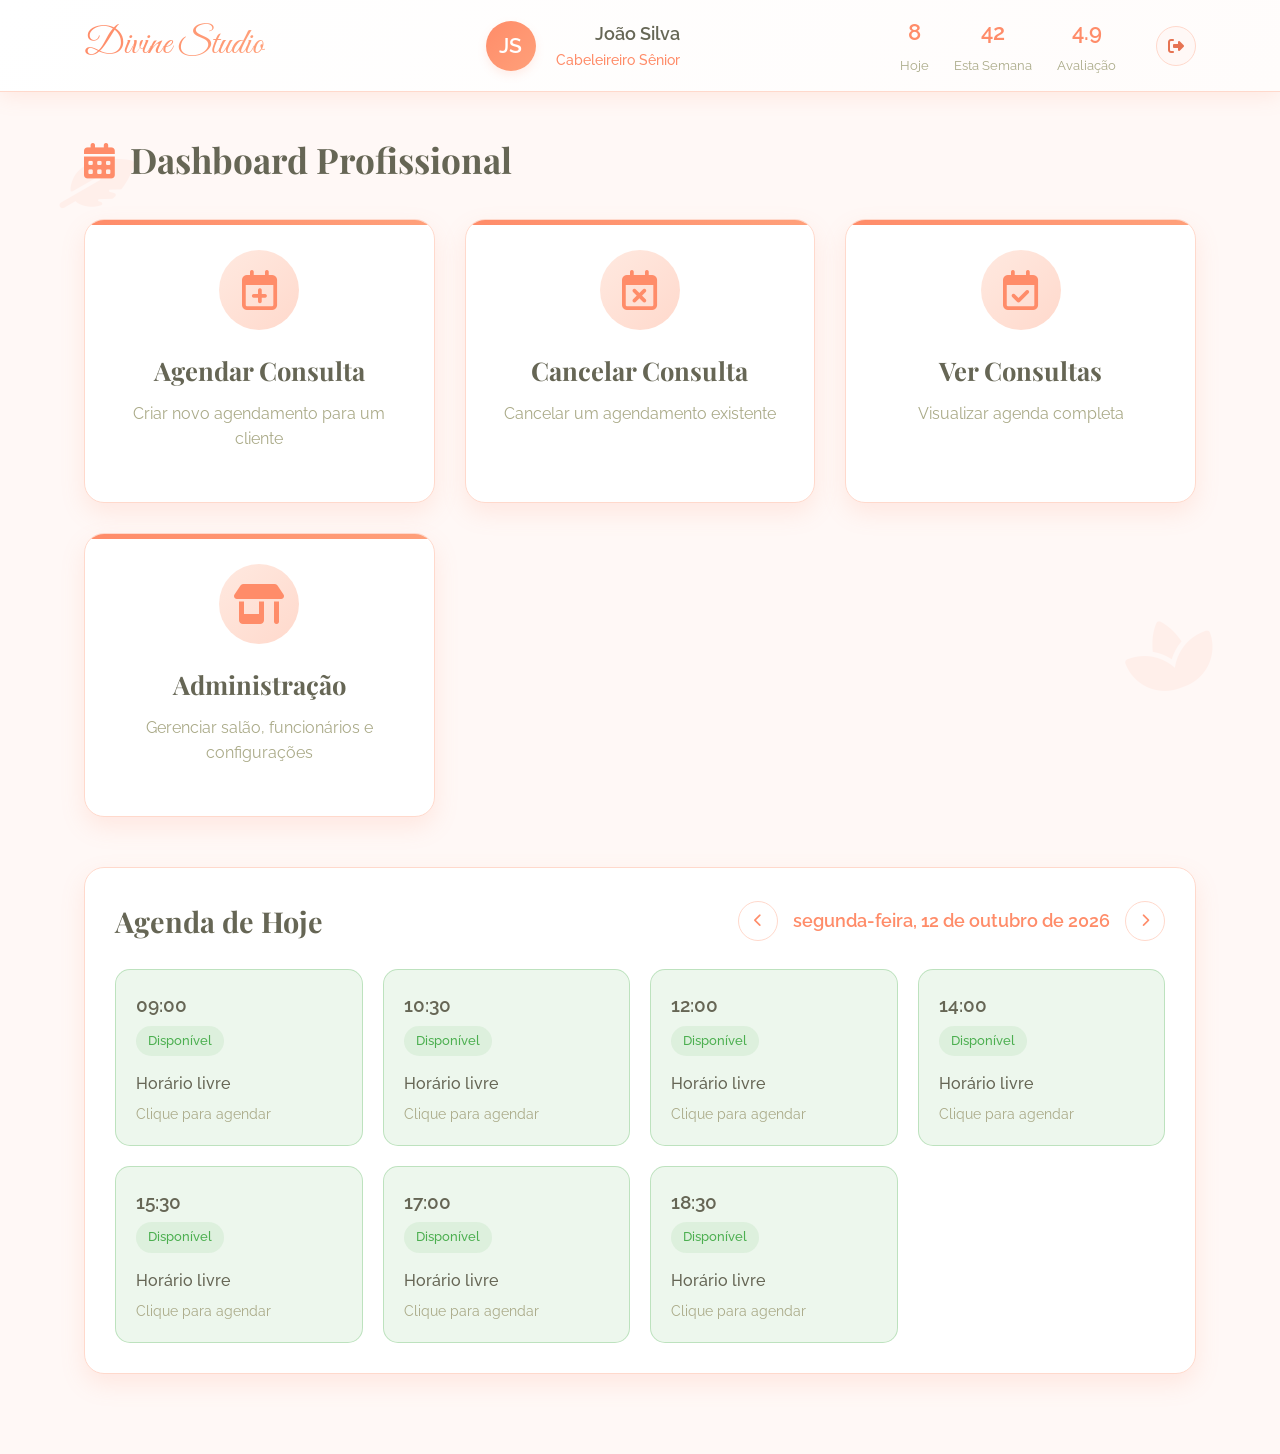
<file: aplicativo cabelereiro/profissional.html>
<!DOCTYPE html>
<html lang="pt-BR">
<head>
    <meta charset="UTF-8">
    <meta name="viewport" content="width=device-width, initial-scale=1.0">
    <title>Divine Studio - Dashboard Profissional</title>
    <link rel="stylesheet" href="https://cdnjs.cloudflare.com/ajax/libs/font-awesome/6.4.0/css/all.min.css">
    <link href="https://fonts.googleapis.com/css2?family=Great+Vibes&family=Playfair+Display:wght@400;500;600&family=Raleway:wght@300;400;500;600&display=swap" rel="stylesheet">
    <style>
        * {
            margin: 0;
            padding: 0;
            box-sizing: border-box;
        }

        :root {
            --salmão-principal: #FF8C69;
            --salmão-claro: #FFA07A;
            --salmão-escuro: #E67352;
            --salmão-suave: #FFD9CC;
            --salmão-fundo: #FFF8F6;
            --dourado: #D4A16A;
            --texto-escuro: #665;
            --texto-claro: #AA8;
            --branco: #FFFFFF;
            --sombra: rgba(255, 140, 105, 0.15);
            --verde: #4CAF50;
            --vermelho: #F44336;
            --azul: #2196F3;
        }

        body {
            font-family: 'Raleway', sans-serif;
            background-color: var(--salmão-fundo);
            color: var(--texto-escuro);
            line-height: 1.6;
            overflow-x: hidden;
        }

        /* Header Profissional */
        .professional-header {
            background: linear-gradient(135deg, var(--branco) 0%, #FFFCFB 100%);
            box-shadow: 0 4px 20px var(--sombra);
            position: sticky;
            top: 0;
            z-index: 1000;
            padding: 15px 0;
            border-bottom: 1px solid var(--salmão-suave);
        }

        .container {
            width: 90%;
            max-width: 1400px;
            margin: 0 auto;
            padding: 0 20px;
        }

        .header-container {
            display: flex;
            justify-content: space-between;
            align-items: center;
        }

        .logo {
            font-family: 'Great Vibes', cursive;
            font-size: 2.3rem;
            background: linear-gradient(to right, var(--salmão-principal), var(--salmão-claro));
            -webkit-background-clip: text;
            background-clip: text;
            color: transparent;
            text-decoration: none;
            cursor: pointer;
        }

        .professional-info {
            display: flex;
            align-items: center;
            gap: 20px;
        }

        .pro-avatar {
            width: 50px;
            height: 50px;
            border-radius: 50%;
            background: linear-gradient(135deg, var(--salmão-principal), var(--salmão-claro));
            display: flex;
            align-items: center;
            justify-content: center;
            color: var(--branco);
            font-weight: 600;
            font-size: 1.3rem;
            box-shadow: 0 4px 10px var(--sombra);
        }

        .pro-details {
            text-align: right;
        }

        .pro-name {
            font-weight: 600;
            color: var(--texto-escuro);
            font-size: 1.1rem;
        }

        .pro-role {
            color: var(--salmão-principal);
            font-size: 0.9rem;
            font-weight: 500;
        }

        .header-stats {
            display: flex;
            gap: 25px;
            align-items: center;
        }

        .stat-item {
            text-align: center;
        }

        .stat-value {
            font-size: 1.4rem;
            font-weight: 600;
            color: var(--salmão-principal);
        }

        .stat-label {
            font-size: 0.8rem;
            color: var(--texto-claro);
            margin-top: 5px;
        }

        .logout-btn {
            width: 40px;
            height: 40px;
            border-radius: 50%;
            background: var(--salmão-fundo);
            display: flex;
            align-items: center;
            justify-content: center;
            color: var(--salmão-escuro);
            cursor: pointer;
            border: 1px solid var(--salmão-suave);
            transition: all 0.3s;
            margin-left: 15px;
        }

        .logout-btn:hover {
            background: var(--salmão-suave);
            color: var(--salmão-principal);
            transform: translateY(-2px);
        }

        /* Dashboard Principal */
        .dashboard {
            padding: 40px 0;
            min-height: calc(100vh - 120px);
        }

        .dashboard-title {
            font-family: 'Playfair Display', serif;
            font-size: 2.2rem;
            margin-bottom: 30px;
            color: var(--texto-escuro);
            display: flex;
            align-items: center;
            gap: 15px;
        }

        .dashboard-title i {
            color: var(--salmão-principal);
        }

        /* Cards de Ação */
        .action-cards {
            display: grid;
            grid-template-columns: repeat(auto-fill, minmax(320px, 1fr));
            gap: 30px;
            margin-bottom: 50px;
        }

        .action-card {
            background: var(--branco);
            border-radius: 20px;
            padding: 30px;
            box-shadow: 0 10px 25px var(--sombra);
            transition: all 0.4s ease;
            border: 1px solid var(--salmão-suave);
            display: flex;
            flex-direction: column;
            align-items: center;
            text-align: center;
            cursor: pointer;
            position: relative;
            overflow: hidden;
        }

        .action-card:hover {
            transform: translateY(-10px);
            box-shadow: 0 15px 35px rgba(255, 140, 105, 0.25);
        }

        .action-card::before {
            content: '';
            position: absolute;
            top: 0;
            left: 0;
            width: 100%;
            height: 5px;
            background: linear-gradient(to right, var(--salmão-principal), var(--salmão-claro));
        }

        .action-icon {
            width: 80px;
            height: 80px;
            background: linear-gradient(135deg, #FFE9E0, #FFD9CC);
            border-radius: 50%;
            display: flex;
            align-items: center;
            justify-content: center;
            color: var(--salmão-principal);
            font-size: 2.5rem;
            margin-bottom: 20px;
        }

        .action-title {
            font-family: 'Playfair Display', serif;
            font-size: 1.6rem;
            margin-bottom: 10px;
            color: var(--texto-escuro);
        }

        .action-description {
            color: var(--texto-claro);
            margin-bottom: 20px;
        }

        /* Agenda do Dia */
        .daily-agenda {
            background: var(--branco);
            border-radius: 20px;
            padding: 30px;
            box-shadow: 0 10px 25px var(--sombra);
            border: 1px solid var(--salmão-suave);
            margin-bottom: 40px;
        }

        .agenda-header {
            display: flex;
            justify-content: space-between;
            align-items: center;
            margin-bottom: 25px;
        }

        .agenda-title {
            font-family: 'Playfair Display', serif;
            font-size: 1.8rem;
            color: var(--texto-escuro);
        }

        .date-selector {
            display: flex;
            align-items: center;
            gap: 15px;
        }

        .date-btn {
            width: 40px;
            height: 40px;
            border-radius: 50%;
            border: 1px solid var(--salmão-suave);
            background: var(--branco);
            color: var(--salmão-principal);
            cursor: pointer;
            display: flex;
            align-items: center;
            justify-content: center;
            transition: all 0.3s;
        }

        .date-btn:hover {
            background: var(--salmão-suave);
        }

        .current-date {
            font-weight: 600;
            color: var(--salmão-principal);
            font-size: 1.1rem;
        }

        .time-slots {
            display: grid;
            grid-template-columns: repeat(auto-fill, minmax(200px, 1fr));
            gap: 20px;
        }

        .time-slot {
            background: var(--salmão-fundo);
            border-radius: 15px;
            padding: 20px;
            border: 1px solid var(--salmão-suave);
            transition: all 0.3s;
            position: relative;
        }

        .time-slot.booked {
            background: linear-gradient(135deg, #FFE9E0, #FFD9CC);
            border-color: var(--salmão-principal);
        }

        .time-slot.available:hover {
            background: var(--salmão-suave);
            cursor: pointer;
        }

        .slot-time {
            font-weight: 600;
            color: var(--texto-escuro);
            font-size: 1.2rem;
            margin-bottom: 5px;
        }

        .slot-status {
            display: inline-block;
            padding: 5px 12px;
            border-radius: 20px;
            font-size: 0.8rem;
            font-weight: 500;
            margin-bottom: 15px;
        }

        .status-available {
            background: rgba(76, 175, 80, 0.1);
            color: var(--verde);
        }

        .status-booked {
            background: rgba(255, 140, 105, 0.1);
            color: var(--salmão-principal);
        }

        .slot-client {
            font-weight: 500;
            color: var(--texto-escuro);
            margin-bottom: 5px;
        }

        .slot-service {
            color: var(--texto-claro);
            font-size: 0.9rem;
        }

        /* Modais */
        .modal-overlay {
            position: fixed;
            top: 0;
            left: 0;
            width: 100%;
            height: 100%;
            background: rgba(0, 0, 0, 0.5);
            display: flex;
            align-items: center;
            justify-content: center;
            z-index: 2000;
            opacity: 0;
            visibility: hidden;
            transition: all 0.3s;
        }

        .modal-overlay.active {
            opacity: 1;
            visibility: visible;
        }

        .modal {
            background: var(--branco);
            border-radius: 25px;
            width: 90%;
            max-width: 600px;
            max-height: 90vh;
            overflow-y: auto;
            box-shadow: 0 20px 50px rgba(0, 0, 0, 0.2);
            transform: translateY(30px);
            transition: transform 0.4s;
        }

        .modal-overlay.active .modal {
            transform: translateY(0);
        }

        .modal-header {
            padding: 25px 30px;
            border-bottom: 1px solid var(--salmão-suave);
            display: flex;
            justify-content: space-between;
            align-items: center;
        }

        .modal-title {
            font-family: 'Playfair Display', serif;
            font-size: 1.8rem;
            color: var(--texto-escuro);
        }

        .close-modal {
            background: none;
            border: none;
            color: var(--texto-claro);
            font-size: 1.5rem;
            cursor: pointer;
            transition: color 0.3s;
        }

        .close-modal:hover {
            color: var(--salmão-principal);
        }

        .modal-body {
            padding: 30px;
        }

        .form-group {
            margin-bottom: 25px;
        }

        .form-label {
            display: block;
            margin-bottom: 10px;
            font-weight: 500;
            color: var(--texto-escuro);
        }

        .form-control {
            width: 100%;
            padding: 15px;
            border: 1px solid var(--salmão-suave);
            border-radius: 12px;
            font-size: 1rem;
            font-family: 'Raleway', sans-serif;
            color: var(--texto-escuro);
            background: var(--salmão-fundo);
            transition: all 0.3s;
        }

        .form-control:focus {
            outline: none;
            border-color: var(--salmão-principal);
            box-shadow: 0 0 0 3px rgba(255, 140, 105, 0.15);
            background: var(--branco);
        }

        .time-grid {
            display: grid;
            grid-template-columns: repeat(auto-fill, minmax(100px, 1fr));
            gap: 15px;
            margin-top: 15px;
        }

        .time-option {
            padding: 15px;
            text-align: center;
            border: 1px solid var(--salmão-suave);
            border-radius: 10px;
            background: var(--salmão-fundo);
            cursor: pointer;
            transition: all 0.3s;
        }

        .time-option:hover {
            background: var(--salmão-suave);
        }

        .time-option.selected {
            background: var(--salmão-principal);
            color: var(--branco);
            border-color: var(--salmão-principal);
        }

        .client-list {
            max-height: 300px;
            overflow-y: auto;
            border: 1px solid var(--salmão-suave);
            border-radius: 12px;
        }

        .client-item {
            padding: 15px;
            border-bottom: 1px solid var(--salmão-suave);
            cursor: pointer;
            transition: all 0.3s;
            display: flex;
            align-items: center;
            gap: 15px;
        }

        .client-item:hover {
            background: var(--salmão-fundo);
        }

        .client-avatar {
            width: 40px;
            height: 40px;
            border-radius: 50%;
            background: linear-gradient(135deg, var(--salmão-principal), var(--salmão-claro));
            display: flex;
            align-items: center;
            justify-content: center;
            color: var(--branco);
            font-weight: 500;
        }

        .client-info h4 {
            font-weight: 600;
            color: var(--texto-escuro);
            margin-bottom: 5px;
        }

        .client-info p {
            color: var(--texto-claro);
            font-size: 0.9rem;
        }

        /* Botões de Ação */
        .action-buttons {
            display: flex;
            gap: 15px;
            margin-top: 30px;
        }

        .btn {
            flex: 1;
            padding: 16px;
            border-radius: 12px;
            border: none;
            font-weight: 600;
            cursor: pointer;
            transition: all 0.3s;
            font-family: 'Raleway', sans-serif;
            font-size: 1rem;
        }

        .btn-primary {
            background: linear-gradient(135deg, var(--salmão-principal), var(--salmão-claro));
            color: var(--branco);
        }

        .btn-secondary {
            background: transparent;
            color: var(--salmão-principal);
            border: 2px solid var(--salmão-suave);
        }

        .btn-danger {
            background: linear-gradient(135deg, var(--vermelho), #E53935);
            color: var(--branco);
        }

        .btn-success {
            background: linear-gradient(135deg, var(--verde), #43A047);
            color: var(--branco);
        }

        .btn-primary:hover, .btn-secondary:hover, .btn-danger:hover, .btn-success:hover {
            transform: translateY(-3px);
            box-shadow: 0 8px 20px var(--sombra);
        }

        /* Agenda Detalhada */
        .appointments-list {
            margin-top: 30px;
        }

        .appointment-item {
            background: var(--branco);
            border-radius: 15px;
            padding: 20px;
            margin-bottom: 15px;
            border: 1px solid var(--salmão-suave);
            display: flex;
            justify-content: space-between;
            align-items: center;
            transition: all 0.3s;
        }

        .appointment-item:hover {
            box-shadow: 0 5px 15px var(--sombra);
        }

        .appointment-info {
            display: flex;
            align-items: center;
            gap: 20px;
        }

        .appointment-time {
            font-weight: 600;
            color: var(--salmão-principal);
            font-size: 1.2rem;
            min-width: 100px;
        }

        .appointment-details h4 {
            font-weight: 600;
            color: var(--texto-escuro);
            margin-bottom: 5px;
        }

        .appointment-details p {
            color: var(--texto-claro);
            font-size: 0.9rem;
        }

        /* Elementos Decorativos */
        .decorative-element {
            position: absolute;
            z-index: 0;
            opacity: 0.08;
            color: var(--salmão-principal);
        }

        .decor-1 {
            top: 15%;
            left: 5%;
            font-size: 4rem;
            transform: rotate(15deg);
        }

        .decor-2 {
            bottom: 20%;
            right: 5%;
            font-size: 5rem;
            transform: rotate(-20deg);
        }

        /* Responsividade */
        @media (max-width: 992px) {
            .action-cards {
                grid-template-columns: 1fr;
            }
            
            .header-container {
                flex-direction: column;
                gap: 20px;
            }
            
            .professional-info {
                width: 100%;
                justify-content: space-between;
            }
        }

        @media (max-width: 768px) {
            .header-stats {
                display: none;
            }
            
            .time-slots {
                grid-template-columns: 1fr;
            }
            
            .action-buttons {
                flex-direction: column;
            }
        }

        @media (max-width: 480px) {
            .modal {
                width: 95%;
                padding: 0;
            }
            
            .modal-header, .modal-body {
                padding: 20px;
            }
        }

        /* Animações */
        @keyframes fadeIn {
            from {
                opacity: 0;
                transform: translateY(20px);
            }
            to {
                opacity: 1;
                transform: translateY(0);
            }
        }

        .action-card, .daily-agenda {
            animation: fadeIn 0.6s ease-out forwards;
        }

        /* Utilitários */
        .hidden {
            display: none;
        }

        .text-center {
            text-align: center;
        }

        .mt-4 {
            margin-top: 40px;
        }

        .mb-3 {
            margin-bottom: 30px;
        }

        .status-badge {
            display: inline-block;
            padding: 5px 15px;
            border-radius: 20px;
            font-size: 0.8rem;
            font-weight: 500;
        }

        .status-confirmed {
            background: rgba(76, 175, 80, 0.1);
            color: var(--verde);
        }

        .status-pending {
            background: rgba(255, 193, 7, 0.1);
            color: #FFC107;
        }

        .status-cancelled {
            background: rgba(244, 67, 54, 0.1);
            color: var(--vermelho);
        }

        .availability-status {
            display: flex;
            align-items: center;
            gap: 10px;
            padding: 15px;
            border-radius: 12px;
            margin-bottom: 20px;
        }

        .available {
            background: rgba(76, 175, 80, 0.1);
            border: 1px solid rgba(76, 175, 80, 0.3);
            color: var(--verde);
        }

        .unavailable {
            background: rgba(244, 67, 54, 0.1);
            border: 1px solid rgba(244, 67, 54, 0.3);
            color: var(--vermelho);
        }
    </style>
</head>
<body>
    <!-- Elementos Decorativos -->
    <div class="decorative-element decor-1">
        <i class="fas fa-feather-alt"></i>
    </div>
    <div class="decorative-element decor-2">
        <i class="fas fa-spa"></i>
    </div>

    <!-- Header Profissional -->
    <header class="professional-header">
        <div class="container header-container">
            <a href="profissional.html" class="logo">Divine Studio</a>
            <div class="professional-info">
                <div class="pro-avatar">JS</div>
                <div class="pro-details">
                    <div class="pro-name">João Silva</div>
                    <div class="pro-role">Cabeleireiro Sênior</div>
                </div>
            </div>
            <div class="header-stats">
                <div class="stat-item">
                    <div class="stat-value">8</div>
                    <div class="stat-label">Hoje</div>
                </div>
                <div class="stat-item">
                    <div class="stat-value">42</div>
                    <div class="stat-label">Esta Semana</div>
                </div>
                <div class="stat-item">
                    <div class="stat-value">4.9</div>
                    <div class="stat-label">Avaliação</div>
                </div>
                <!-- Botão de logout -->
                <div class="logout-btn" onclick="logout()" title="Sair">
                    <i class="fas fa-sign-out-alt"></i>
                </div>
            </div>
        </div>
    </header>

    <!-- Dashboard Principal -->
    <main class="dashboard">
        <div class="container">
            <h1 class="dashboard-title">
                <i class="fas fa-calendar-alt"></i>
                Dashboard Profissional
            </h1>

            <!-- Cards de Ação -->
            <div class="action-cards">
                <!-- Agendar Consulta -->
                <div class="action-card" id="scheduleAppointment">
                    <div class="action-icon">
                        <i class="far fa-calendar-plus"></i>
                    </div>
                    <h3 class="action-title">Agendar Consulta</h3>
                    <p class="action-description">Criar novo agendamento para um cliente</p>
                </div>

                <!-- Cancelar Consulta -->
                <div class="action-card" id="cancelAppointment">
                    <div class="action-icon">
                        <i class="far fa-calendar-times"></i>
                    </div>
                    <h3 class="action-title">Cancelar Consulta</h3>
                    <p class="action-description">Cancelar um agendamento existente</p>
                </div>

                <!-- Ver Consultas -->
                <div class="action-card" id="viewAppointments">
                    <div class="action-icon">
                        <i class="far fa-calendar-check"></i>
                    </div>
                    <h3 class="action-title">Ver Consultas</h3>
                    <p class="action-description">Visualizar agenda completa</p>
                </div>

                <!-- Administração do Salão (novo card) -->
                <div class="action-card" onclick="goToAdmin()">
                    <div class="action-icon">
                        <i class="fas fa-store-alt"></i>
                    </div>
                    <h3 class="action-title">Administração</h3>
                    <p class="action-description">Gerenciar salão, funcionários e configurações</p>
                </div>
            </div>

            <!-- Agenda do Dia -->
            <section class="daily-agenda">
                <div class="agenda-header">
                    <h2 class="agenda-title">Agenda de Hoje</h2>
                    <div class="date-selector">
                        <button class="date-btn" id="prevDay">
                            <i class="fas fa-chevron-left"></i>
                        </button>
                        <div class="current-date" id="currentDate">Quinta, 12 de Outubro</div>
                        <button class="date-btn" id="nextDay">
                            <i class="fas fa-chevron-right"></i>
                        </button>
                    </div>
                </div>

                <div class="time-slots" id="timeSlots">
                    <!-- Os slots serão gerados por JavaScript -->
                </div>
            </section>
        </div>
    </main>

    <!-- Modais (mantidos iguais) -->
    <!-- Modal: Agendar Consulta -->
    <div class="modal-overlay" id="scheduleModal">
        <div class="modal">
            <div class="modal-header">
                <h2 class="modal-title">Agendar Nova Consulta</h2>
                <button class="close-modal" id="closeScheduleModal">
                    <i class="fas fa-times"></i>
                </button>
            </div>
            <div class="modal-body">
                <div class="form-group">
                    <label class="form-label">Cliente</label>
                    <div class="client-list" id="clientList">
                        <!-- Lista de clientes será gerada por JavaScript -->
                    </div>
                </div>

                <div class="form-group">
                    <label class="form-label">Data</label>
                    <input type="date" class="form-control" id="appointmentDate" value="2026-01-12">
                </div>

                <div class="form-group">
                    <label class="form-label">Horário</label>
                    <div class="time-grid" id="timeOptions">
                        <!-- Opções de horário serão geradas por JavaScript -->
                    </div>
                </div>

                <div class="form-group">
                    <label class="form-label">Serviço</label>
                    <select class="form-control" id="appointmentService">
                        <option value="corte">Corte e Escova</option>
                        <option value="coloracao">Coloração Premium</option>
                        <option value="hidratacao">Hidratação Profunda</option>
                        <option value="progressiva">Progressiva</option>
                        <option value="outro">Outro Serviço</option>
                    </select>
                </div>

                <div class="form-group">
                    <label class="form-label">Observações</label>
                    <textarea class="form-control" id="appointmentNotes" rows="3" placeholder="Observações sobre o agendamento..."></textarea>
                </div>

                <div class="availability-status hidden" id="availabilityStatus">
                    <i class="fas fa-info-circle"></i>
                    <span id="statusMessage"></span>
                </div>

                <div class="action-buttons">
                    <button class="btn btn-secondary" id="checkAvailability">Verificar Disponibilidade</button>
                    <button class="btn btn-primary" id="confirmAppointment">Confirmar Agendamento</button>
                </div>
            </div>
        </div>
    </div>

    <!-- Modal: Cancelar Consulta -->
    <div class="modal-overlay" id="cancelModal">
        <div class="modal">
            <div class="modal-header">
                <h2 class="modal-title">Cancelar Consulta</h2>
                <button class="close-modal" id="closeCancelModal">
                    <i class="fas fa-times"></i>
                </button>
            </div>
            <div class="modal-body">
                <div class="form-group">
                    <label class="form-label">Selecione a consulta para cancelar</label>
                    <div class="appointments-list" id="appointmentsToCancel">
                        <!-- Lista de consultas será gerada por JavaScript -->
                    </div>
                </div>

                <div class="form-group">
                    <label class="form-label">Motivo do Cancelamento</label>
                    <select class="form-control" id="cancelReason">
                        <option value="cliente">Cliente desistiu</option>
                        <option value="profissional">Profissional indisponível</option>
                        <option value="salon">Problemas no salão</option>
                        <option value="outro">Outro motivo</option>
                    </select>
                </div>

                <div class="form-group">
                    <label class="form-label">Mensagem para o Cliente (opcional)</label>
                    <textarea class="form-control" id="cancelMessage" rows="3" placeholder="Informe o cliente sobre o cancelamento..."></textarea>
                </div>

                <div class="action-buttons">
                    <button class="btn btn-secondary" id="backFromCancel">Voltar</button>
                    <button class="btn btn-danger" id="confirmCancel">Cancelar Consulta</button>
                </div>
            </div>
        </div>
    </div>

    <!-- Modal: Ver Consultas (Agenda Detalhada) -->
    <div class="modal-overlay" id="viewModal">
        <div class="modal">
            <div class="modal-header">
                <h2 class="modal-title">Agenda Completa</h2>
                <button class="close-modal" id="closeViewModal">
                    <i class="fas fa-times"></i>
                </button>
            </div>
            <div class="modal-body">
                <div class="form-group">
                    <label class="form-label">Filtrar por Data</label>
                    <input type="date" class="form-control" id="filterDate" value="2025-01-05">
                </div>

                <div class="appointments-list" id="detailedAppointments">
                    <!-- Consultas detalhadas serão geradas por JavaScript -->
                </div>

                <div class="action-buttons">
                    <button class="btn btn-primary" id="exportSchedule">Exportar Agenda</button>
                </div>
            </div>
        </div>
    </div>

    <!-- Modal: Confirmação de Agendamento -->
    <div class="modal-overlay" id="confirmationModal">
        <div class="modal">
            <div class="modal-header">
                <h2 class="modal-title">Agendamento Confirmado</h2>
                <button class="close-modal" id="closeConfirmationModal">
                    <i class="fas fa-times"></i>
                </button>
            </div>
            <div class="modal-body text-center">
                <div class="action-icon" style="margin: 0 auto 20px; background: rgba(76, 175, 80, 0.1); color: var(--verde);">
                    <i class="fas fa-check-circle"></i>
                </div>
                <h3 style="margin-bottom: 15px; color: var(--texto-escuro);">Agendamento realizado com sucesso!</h3>
                <p id="confirmationDetails" style="color: var(--texto-claro); margin-bottom: 30px;">
                    <!-- Detalhes do agendamento serão inseridos aqui -->
                </p>
                <p style="color: var(--texto-claro); margin-bottom: 30px;">
                    <i class="fas fa-bell"></i> Uma notificação foi enviada ao cliente.
                </p>
                <div class="action-buttons">
                    <button class="btn btn-primary" id="closeConfirmation">OK</button>
                </div>
            </div>
        </div>
    </div>

    <!-- Modal: Cancelamento Confirmado -->
    <div class="modal-overlay" id="cancelConfirmationModal">
        <div class="modal">
            <div class="modal-header">
                <h2 class="modal-title">Consulta Cancelada</h2>
                <button class="close-modal" id="closeCancelConfirmationModal">
                    <i class="fas fa-times"></i>
                </button>
            </div>
            <div class="modal-body text-center">
                <div class="action-icon" style="margin: 0 auto 20px; background: rgba(244, 67, 54, 0.1); color: var(--vermelho);">
                    <i class="fas fa-times-circle"></i>
                </div>
                <h3 style="margin-bottom: 15px; color: var(--texto-escuro);">Consulta cancelada com sucesso!</h3>
                <p id="cancelConfirmationDetails" style="color: var(--texto-claro); margin-bottom: 30px;">
                    <!-- Detalhes do cancelamento serão inseridos aqui -->
                </p>
                <p style="color: var(--texto-claro); margin-bottom: 30px;">
                    <i class="fas fa-bell"></i> O cliente foi notificado sobre o cancelamento.
                </p>
                <div class="action-buttons">
                    <button class="btn btn-primary" id="closeCancelConfirmation">OK</button>
                </div>
            </div>
        </div>
    </div>

    <script>
        // Dados iniciais
        const clients = [
            { id: 1, name: "Maria Clara", avatar: "MC", lastVisit: "02/02/2026" },
            { id: 2, name: "Ana Santos", avatar: "AS", lastVisit: "05/01/2026" },
            { id: 3, name: "Carla Lima", avatar: "CL", lastVisit: "08/02/2026" },
            { id: 4, name: "Fernanda Oliveira", avatar: "FO", lastVisit: "10/02/2026" },
            { id: 5, name: "Juliana Costa", avatar: "JC", lastVisit: "11/02/2026" }
        ];

        const services = {
            "corte": "Corte e Escova",
            "coloracao": "Coloração Premium", 
            "hidratacao": "Hidratação Profunda",
            "progressiva": "Progressiva",
            "outro": "Outro Serviço"
        };

        // Agendamentos iniciais
        let appointments = [
            { id: 1, clientId: 1, date: "2025-01-12", time: "09:00", service: "corte", status: "confirmed" },
            { id: 2, clientId: 2, date: "2026-01-12", time: "10:30", service: "coloracao", status: "confirmed" },
            { id: 3, clientId: 3, date: "2026-01-12", time: "14:00", service: "hidratacao", status: "confirmed" },
            { id: 4, clientId: 4, date: "2026-01-12", time: "16:00", service: "corte", status: "pending" },
            { id: 5, clientId: 5, date: "2026-01-13", time: "11:00", service: "progressiva", status: "confirmed" }
        ];

        // Estado da aplicação
        let currentDate = new Date("2026-10-12");
        let selectedAppointment = null;
        let selectedTime = null;
        let selectedClient = null;

        // Inicialização
        document.addEventListener('DOMContentLoaded', function() {
            initializeApp();
            setupEventListeners();
            renderTimeSlots();
            renderClientList();
            renderTimeOptions();
        });

        function initializeApp() {
            updateCurrentDateDisplay();
        }

        function updateCurrentDateDisplay() {
            const options = { weekday: 'long', day: 'numeric', month: 'long', year: 'numeric' };
            const dateStr = currentDate.toLocaleDateString('pt-BR', options);
            document.getElementById('currentDate').textContent = dateStr;
            
            // Atualizar data no modal de agendamento
            const formattedDate = currentDate.toISOString().split('T')[0];
            document.getElementById('appointmentDate').value = formattedDate;
            document.getElementById('filterDate').value = formattedDate;
            
            renderTimeSlots();
        }

        function renderTimeSlots() {
            const timeSlotsContainer = document.getElementById('timeSlots');
            const formattedDate = currentDate.toISOString().split('T')[0];
            
            // Horários de trabalho
            const workHours = ["09:00", "10:30", "12:00", "14:00", "15:30", "17:00", "18:30"];
            
            let html = '';
            
            workHours.forEach(time => {
                // Verificar se há agendamento neste horário
                const appointment = appointments.find(app => 
                    app.date === formattedDate && app.time === time
                );
                
                if (appointment) {
                    const client = clients.find(c => c.id === appointment.clientId);
                    html += `
                        <div class="time-slot booked">
                            <div class="slot-time">${time}</div>
                            <span class="slot-status status-booked">Reservado</span>
                            <div class="slot-client">${client.name}</div>
                            <div class="slot-service">${services[appointment.service]}</div>
                        </div>
                    `;
                } else {
                    html += `
                        <div class="time-slot available" data-time="${time}">
                            <div class="slot-time">${time}</div>
                            <span class="slot-status status-available">Disponível</span>
                            <div class="slot-client">Horário livre</div>
                            <div class="slot-service">Clique para agendar</div>
                        </div>
                    `;
                }
            });
            
            timeSlotsContainer.innerHTML = html;
            
            // Adicionar eventos aos slots disponíveis
            document.querySelectorAll('.time-slot.available').forEach(slot => {
                slot.addEventListener('click', function() {
                    const time = this.getAttribute('data-time');
                    openScheduleModal();
                    document.getElementById('appointmentDate').value = formattedDate;
                    
                    // Selecionar o horário automaticamente
                    document.querySelectorAll('.time-option').forEach(option => {
                        option.classList.remove('selected');
                        if (option.getAttribute('data-time') === time) {
                            option.classList.add('selected');
                            selectedTime = time;
                        }
                    });
                });
            });
        }

        function renderClientList() {
            const clientListContainer = document.getElementById('clientList');
            let html = '';
            
            clients.forEach(client => {
                html += `
                    <div class="client-item" data-client-id="${client.id}">
                        <div class="client-avatar">${client.avatar}</div>
                        <div class="client-info">
                            <h4>${client.name}</h4>
                            <p>Última visita: ${client.lastVisit}</p>
                        </div>
                    </div>
                `;
            });
            
            clientListContainer.innerHTML = html;
            
            // Adicionar eventos de seleção de cliente
            document.querySelectorAll('.client-item').forEach(item => {
                item.addEventListener('click', function() {
                    document.querySelectorAll('.client-item').forEach(i => {
                        i.style.background = '';
                    });
                    
                    this.style.background = 'var(--salmão-fundo)';
                    selectedClient = parseInt(this.getAttribute('data-client-id'));
                });
            });
        }

        function renderTimeOptions() {
            const timeOptionsContainer = document.getElementById('timeOptions');
            const times = ["09:00", "10:30", "12:00", "14:00", "15:30", "17:00", "18:30"];
            
            let html = '';
            
            times.forEach(time => {
                html += `
                    <div class="time-option" data-time="${time}">
                        ${time}
                    </div>
                `;
            });
            
            timeOptionsContainer.innerHTML = html;
            
            // Adicionar eventos de seleção de horário
            document.querySelectorAll('.time-option').forEach(option => {
                option.addEventListener('click', function() {
                    document.querySelectorAll('.time-option').forEach(opt => {
                        opt.classList.remove('selected');
                    });
                    
                    this.classList.add('selected');
                    selectedTime = this.getAttribute('data-time');
                });
            });
        }

        function renderAppointmentsToCancel() {
            const container = document.getElementById('appointmentsToCancel');
            const today = new Date().toISOString().split('T')[0];
            
            // Filtrar apenas agendamentos futuros
            const futureAppointments = appointments.filter(app => 
                app.date >= today && app.status !== "cancelled"
            );
            
            if (futureAppointments.length === 0) {
                container.innerHTML = '<p style="text-align: center; color: var(--texto-claro);">Nenhuma consulta futura para cancelar.</p>';
                return;
            }
            
            let html = '';
            
            futureAppointments.forEach(app => {
                const client = clients.find(c => c.id === app.clientId);
                const statusClass = app.status === "confirmed" ? "status-confirmed" : "status-pending";
                const statusText = app.status === "confirmed" ? "Confirmado" : "Pendente";
                
                html += `
                    <div class="appointment-item" data-appointment-id="${app.id}">
                        <div class="appointment-info">
                            <div class="appointment-time">${app.time}</div>
                            <div class="appointment-details">
                                <h4>${client.name}</h4>
                                <p>${services[app.service]} • ${app.date}</p>
                                <span class="status-badge ${statusClass}">${statusText}</span>
                            </div>
                        </div>
                        <div>
                            <button class="btn btn-danger cancel-appointment-btn" data-appointment-id="${app.id}">Cancelar</button>
                        </div>
                    </div>
                `;
            });
            
            container.innerHTML = html;
            
            // Adicionar eventos aos botões de cancelamento
            document.querySelectorAll('.cancel-appointment-btn').forEach(btn => {
                btn.addEventListener('click', function(e) {
                    e.stopPropagation();
                    const appointmentId = parseInt(this.getAttribute('data-appointment-id'));
                    selectedAppointment = appointmentId;
                    
                    // Destacar a consulta selecionada
                    document.querySelectorAll('.appointment-item').forEach(item => {
                        item.style.background = '';
                    });
                    
                    this.closest('.appointment-item').style.background = 'var(--salmão-fundo)';
                });
            });
        }

        function renderDetailedAppointments() {
            const container = document.getElementById('detailedAppointments');
            const filterDate = document.getElementById('filterDate').value;
            
            // Filtrar agendamentos pela data selecionada
            const filteredAppointments = appointments.filter(app => 
                app.date === filterDate
            );
            
            if (filteredAppointments.length === 0) {
                container.innerHTML = '<p style="text-align: center; color: var(--texto-claro);">Nenhuma consulta agendada para esta data.</p>';
                return;
            }
            
            // Ordenar por horário
            filteredAppointments.sort((a, b) => a.time.localeCompare(b.time));
            
            let html = '';
            
            filteredAppointments.forEach(app => {
                const client = clients.find(c => c.id === app.clientId);
                let statusClass, statusText;
                
                if (app.status === "confirmed") {
                    statusClass = "status-confirmed";
                    statusText = "Confirmado";
                } else if (app.status === "pending") {
                    statusClass = "status-pending";
                    statusText = "Pendente";
                } else {
                    statusClass = "status-cancelled";
                    statusText = "Cancelado";
                }
                
                html += `
                    <div class="appointment-item">
                        <div class="appointment-info">
                            <div class="appointment-time">${app.time}</div>
                            <div class="appointment-details">
                                <h4>${client.name}</h4>
                                <p>${services[app.service]}</p>
                                <span class="status-badge ${statusClass}">${statusText}</span>
                            </div>
                        </div>
                        <div>
                            <button class="btn btn-secondary view-details-btn" data-appointment-id="${app.id}">Detalhes</button>
                        </div>
                    </div>
                `;
            });
            
            container.innerHTML = html;
        }

        // Funções para abrir/fechar modais
        function openScheduleModal() {
            document.getElementById('scheduleModal').classList.add('active');
            document.getElementById('availabilityStatus').classList.add('hidden');
            selectedClient = null;
            selectedTime = null;
            
            // Resetar seleções
            document.querySelectorAll('.client-item').forEach(item => {
                item.style.background = '';
            });
            
            document.querySelectorAll('.time-option').forEach(option => {
                option.classList.remove('selected');
            });
            
            // Preencher com a data atual
            const formattedDate = currentDate.toISOString().split('T')[0];
            document.getElementById('appointmentDate').value = formattedDate;
        }

        function openCancelModal() {
            document.getElementById('cancelModal').classList.add('active');
            renderAppointmentsToCancel();
            selectedAppointment = null;
        }

        function openViewModal() {
            document.getElementById('viewModal').classList.add('active');
            renderDetailedAppointments();
        }

        function closeAllModals() {
            document.querySelectorAll('.modal-overlay').forEach(modal => {
                modal.classList.remove('active');
            });
        }

        function showConfirmationModal(appointmentDetails) {
            document.getElementById('confirmationModal').classList.add('active');
            document.getElementById('confirmationDetails').textContent = appointmentDetails;
        }

        function showCancelConfirmationModal(appointmentDetails) {
            document.getElementById('cancelConfirmationModal').classList.add('active');
            document.getElementById('cancelConfirmationDetails').textContent = appointmentDetails;
        }

        // Funções de redirecionamento
        function goToAdmin() {
            window.location.href = 'admin.html';
        }

        function logout() {
            if (confirm('Deseja realmente sair?')) {
                window.location.href = 'index.html';
            }
        }

        // Configurar event listeners
        function setupEventListeners() {
            // Cards de ação (os três primeiros mantêm as funções originais)
            document.getElementById('scheduleAppointment').addEventListener('click', openScheduleModal);
            document.getElementById('cancelAppointment').addEventListener('click', openCancelModal);
            document.getElementById('viewAppointments').addEventListener('click', openViewModal);
            
            // O quarto card (Administração) já tem onclick no HTML, então não precisa de listener extra
            
            // Navegação de data
            document.getElementById('prevDay').addEventListener('click', function() {
                currentDate.setDate(currentDate.getDate() - 1);
                updateCurrentDateDisplay();
            });
            
            document.getElementById('nextDay').addEventListener('click', function() {
                currentDate.setDate(currentDate.getDate() + 1);
                updateCurrentDateDisplay();
            });
            
            // Botões de fechar modal
            document.getElementById('closeScheduleModal').addEventListener('click', closeAllModals);
            document.getElementById('closeCancelModal').addEventListener('click', closeAllModals);
            document.getElementById('closeViewModal').addEventListener('click', closeAllModals);
            document.getElementById('closeConfirmationModal').addEventListener('click', closeAllModals);
            document.getElementById('closeCancelConfirmationModal').addEventListener('click', closeAllModals);
            
            // Botões de confirmação
            document.getElementById('closeConfirmation').addEventListener('click', closeAllModals);
            document.getElementById('closeCancelConfirmation').addEventListener('click', closeAllModals);
            
            // Verificar disponibilidade
            document.getElementById('checkAvailability').addEventListener('click', function() {
                const date = document.getElementById('appointmentDate').value;
                const time = selectedTime;
                
                if (!time) {
                    alert('Por favor, selecione um horário.');
                    return;
                }
                
                // Verificar se o horário já está ocupado
                const isAvailable = !appointments.some(app => 
                    app.date === date && app.time === time && app.status !== "cancelled"
                );
                
                const statusDiv = document.getElementById('availabilityStatus');
                const statusMessage = document.getElementById('statusMessage');
                
                if (isAvailable) {
                    statusDiv.className = 'availability-status available';
                    statusMessage.textContent = `Horário ${time} disponível para ${date}.`;
                } else {
                    statusDiv.className = 'availability-status unavailable';
                    statusMessage.textContent = `Horário ${time} indisponível para ${date}. Tente outro horário.`;
                }
                
                statusDiv.classList.remove('hidden');
            });
            
            // Confirmar agendamento
            document.getElementById('confirmAppointment').addEventListener('click', function() {
                const date = document.getElementById('appointmentDate').value;
                const time = selectedTime;
                const service = document.getElementById('appointmentService').value;
                const notes = document.getElementById('appointmentNotes').value;
                
                if (!selectedClient) {
                    alert('Por favor, selecione um cliente.');
                    return;
                }
                
                if (!time) {
                    alert('Por favor, selecione um horário.');
                    return;
                }
                
                // Verificar disponibilidade final
                const isAvailable = !appointments.some(app => 
                    app.date === date && app.time === time && app.status !== "cancelled"
                );
                
                if (!isAvailable) {
                    alert('Este horário não está mais disponível. Por favor, selecione outro.');
                    return;
                }
                
                // Criar novo agendamento
                const newAppointment = {
                    id: appointments.length + 1,
                    clientId: selectedClient,
                    date: date,
                    time: time,
                    service: service,
                    status: "confirmed",
                    notes: notes
                };
                
                appointments.push(newAppointment);
                
                // Mostrar confirmação
                const client = clients.find(c => c.id === selectedClient);
                const appointmentDetails = `${client.name} - ${services[service]} no dia ${date} às ${time}`;
                
                closeAllModals();
                showConfirmationModal(appointmentDetails);
                
                // Atualizar a exibição
                renderTimeSlots();
            });
            
            // Confirmar cancelamento
            document.getElementById('confirmCancel').addEventListener('click', function() {
                if (!selectedAppointment) {
                    alert('Por favor, selecione uma consulta para cancelar.');
                    return;
                }
                
                const reason = document.getElementById('cancelReason').value;
                const message = document.getElementById('cancelMessage').value;
                
                // Encontrar a consulta
                const appointmentIndex = appointments.findIndex(app => app.id === selectedAppointment);
                
                if (appointmentIndex === -1) {
                    alert('Consulta não encontrada.');
                    return;
                }
                
                const appointment = appointments[appointmentIndex];
                const client = clients.find(c => c.id === appointment.clientId);
                
                // Marcar como cancelada
                appointments[appointmentIndex].status = "cancelled";
                
                // Mostrar confirmação
                const appointmentDetails = `${client.name} - ${services[appointment.service]} no dia ${appointment.date} às ${appointment.time}`;
                
                closeAllModals();
                showCancelConfirmationModal(appointmentDetails);
                
                // Atualizar a exibição
                renderTimeSlots();
            });
            
            // Voltar do cancelamento
            document.getElementById('backFromCancel').addEventListener('click', function() {
                closeAllModals();
            });
            
            // Filtrar agenda detalhada
            document.getElementById('filterDate').addEventListener('change', function() {
                renderDetailedAppointments();
            });
            
            // Exportar agenda
            document.getElementById('exportSchedule').addEventListener('click', function() {
                alert('Agenda exportada com sucesso! Um arquivo CSV foi gerado.');
            });
            
            // Fechar modais ao clicar no overlay
            document.querySelectorAll('.modal-overlay').forEach(overlay => {
                overlay.addEventListener('click', function(e) {
                    if (e.target === this) {
                        closeAllModals();
                    }
                });
            });
        }
    </script>
</body>
</html>
</file>
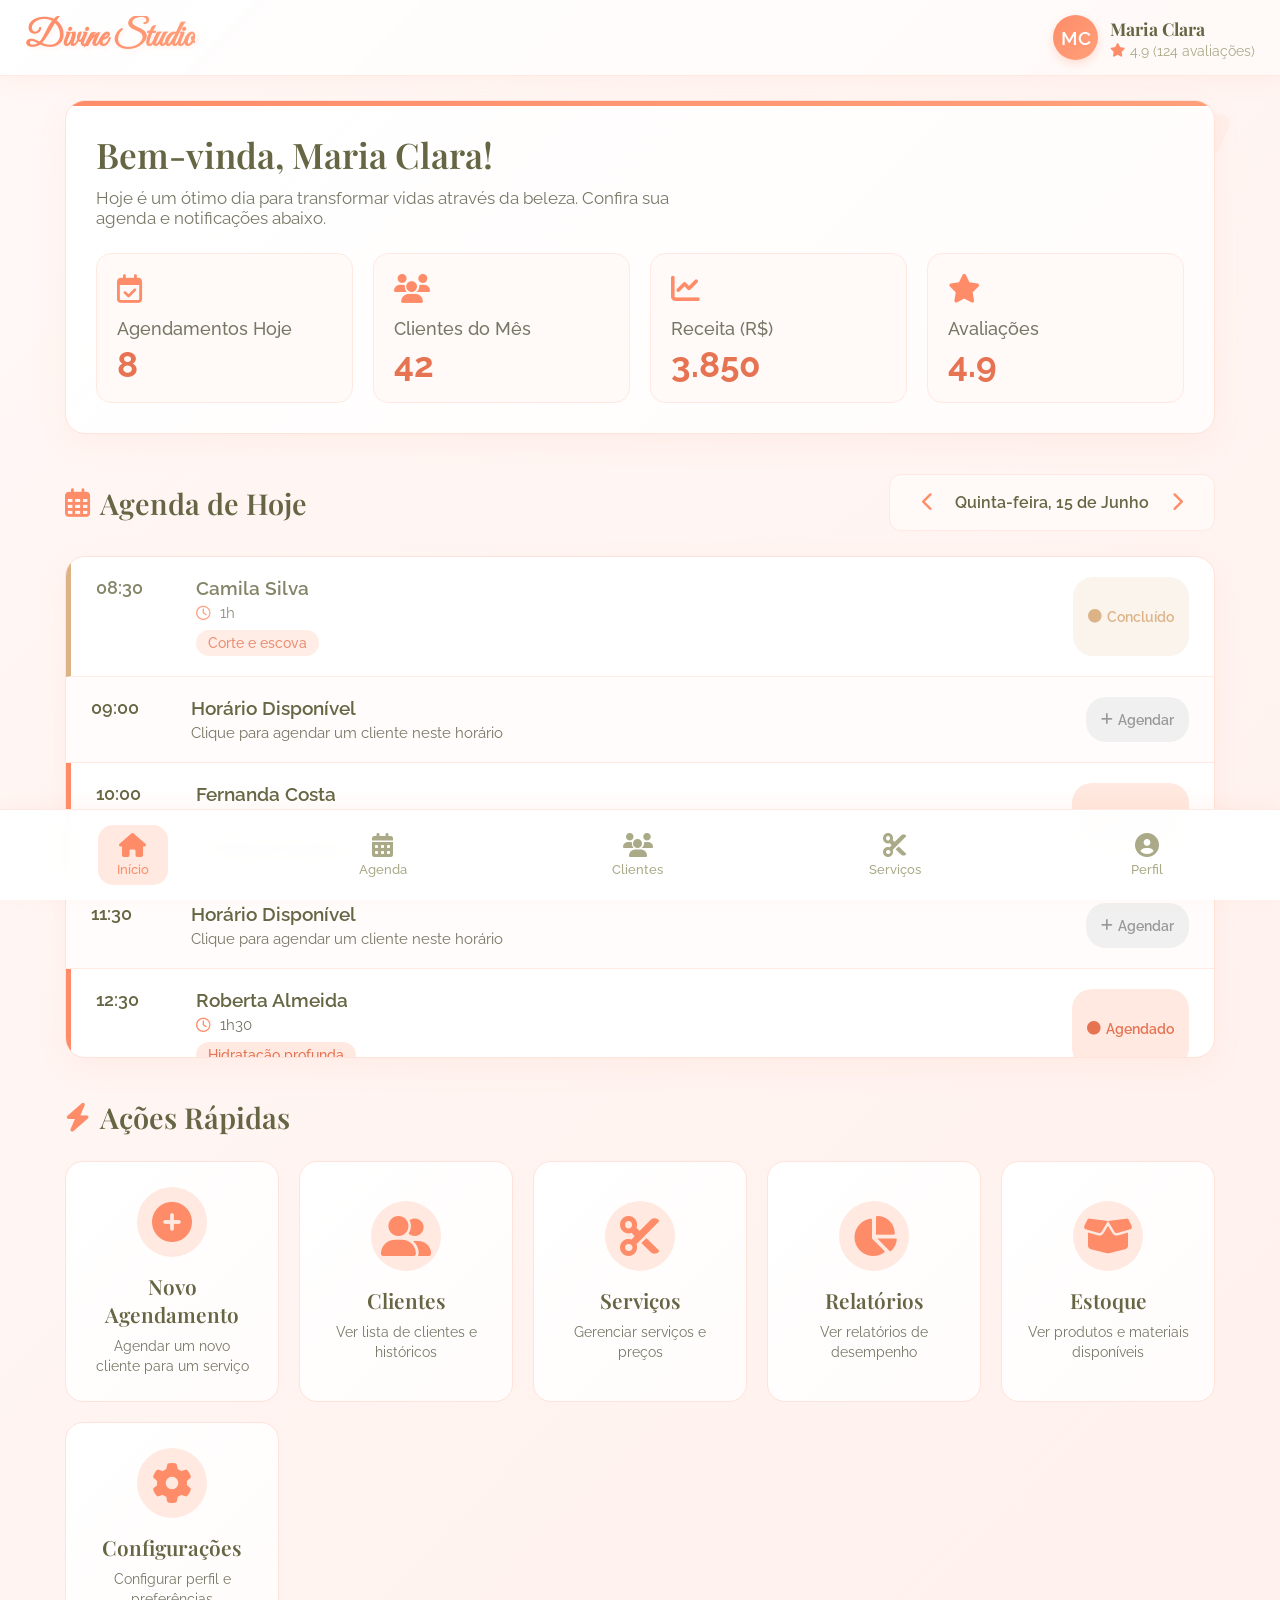
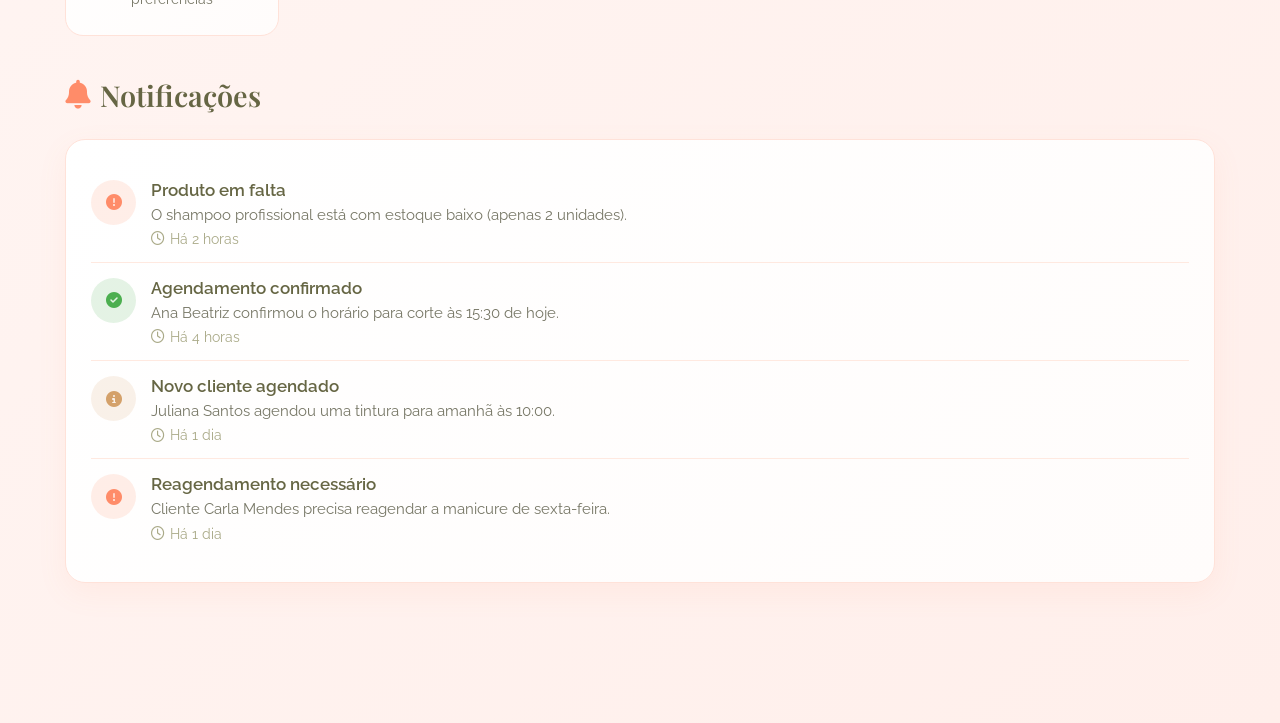
<file: aplicativo cabelereiro/tela inicial.html>
<!DOCTYPE html>
<html lang="pt-BR">
<head>
    <meta charset="UTF-8">
    <meta name="viewport" content="width=device-width, initial-scale=1.0">
    <title>Divine Studio - Painel do Cabeleireiro</title>
    <link rel="stylesheet" href="https://cdnjs.cloudflare.com/ajax/libs/font-awesome/6.4.0/css/all.min.css">
    <link href="https://fonts.googleapis.com/css2?family=Great+Vibes&family=Playfair+Display:wght@400;500;600&family=Raleway:wght@300;400;500;600&display=swap" rel="stylesheet">
    <style>
        * {
            margin: 0;
            padding: 0;
            box-sizing: border-box;
        }

        body {
            font-family: 'Raleway', sans-serif;
            background: linear-gradient(135deg, #FFF8F6 0%, #FFEFEB 100%);
            color: #665;
            min-height: 100vh;
            overflow-x: hidden;
        }

        /* Cabeçalho fixo */
        .header {
            background: linear-gradient(135deg, rgba(255, 255, 255, 0.95) 0%, rgba(255, 249, 247, 0.98) 100%);
            backdrop-filter: blur(10px);
            position: fixed;
            top: 0;
            left: 0;
            right: 0;
            z-index: 1000;
            padding: 15px 25px;
            box-shadow: 0 5px 20px rgba(255, 140, 105, 0.08);
            border-bottom: 1px solid #FFE9E0;
            display: flex;
            justify-content: space-between;
            align-items: center;
        }

        .logo-section {
            display: flex;
            align-items: center;
            gap: 15px;
        }

        .logo {
            font-family: 'Great Vibes', cursive;
            font-size: 2.2rem;
            background: linear-gradient(to right, #FF8C69, #FFA07A);
            -webkit-background-clip: text;
            background-clip: text;
            color: transparent;
            text-shadow: 2px 2px 4px rgba(255, 140, 105, 0.1);
        }

        .user-info {
            display: flex;
            align-items: center;
            gap: 12px;
        }

        .user-avatar {
            width: 45px;
            height: 45px;
            border-radius: 50%;
            background: linear-gradient(135deg, #FF8C69, #FFA07A);
            display: flex;
            align-items: center;
            justify-content: center;
            color: white;
            font-weight: 600;
            font-size: 1.2rem;
            box-shadow: 0 4px 10px rgba(255, 140, 105, 0.25);
        }

        .user-details h3 {
            font-family: 'Playfair Display', serif;
            font-size: 1.1rem;
            color: #664;
            margin-bottom: 3px;
        }

        .user-details p {
            font-size: 0.85rem;
            color: #AA8;
            display: flex;
            align-items: center;
            gap: 5px;
        }

        .user-details p i {
            color: #FF8C69;
        }

        /* Conteúdo principal */
        .main-content {
            padding: 100px 25px 100px;
            max-width: 1200px;
            margin: 0 auto;
        }

        /* Seção de boas-vindas e estatísticas */
        .welcome-section {
            margin-bottom: 40px;
        }

        .welcome-card {
            background: linear-gradient(135deg, #FFFFFF 0%, #FFFCFB 100%);
            border-radius: 20px;
            padding: 30px;
            box-shadow: 0 10px 30px rgba(255, 140, 105, 0.08);
            border: 1px solid #FFE2D9;
            position: relative;
            overflow: hidden;
        }

        .welcome-card::before {
            content: '';
            position: absolute;
            top: 0;
            left: 0;
            right: 0;
            height: 5px;
            background: linear-gradient(to right, #FF8C69, #FFA07A);
        }

        .welcome-card h1 {
            font-family: 'Playfair Display', serif;
            font-size: 2.2rem;
            color: #664;
            margin-bottom: 10px;
            font-weight: 600;
        }

        .welcome-card p {
            color: #776;
            margin-bottom: 25px;
            font-size: 1.05rem;
            max-width: 600px;
        }

        .stats-container {
            display: flex;
            flex-wrap: wrap;
            gap: 20px;
            margin-top: 25px;
        }

        .stat-card {
            flex: 1;
            min-width: 180px;
            background: #FFF9F7;
            border-radius: 15px;
            padding: 20px;
            border: 1px solid #FFE9E0;
            transition: all 0.3s ease;
            cursor: pointer;
        }

        .stat-card:hover {
            transform: translateY(-5px);
            box-shadow: 0 10px 25px rgba(255, 140, 105, 0.12);
        }

        .stat-card i {
            font-size: 1.8rem;
            color: #FF8C69;
            margin-bottom: 15px;
            display: block;
        }

        .stat-card h3 {
            font-size: 1.1rem;
            color: #776;
            margin-bottom: 8px;
            font-weight: 500;
        }

        .stat-card .value {
            font-size: 2.2rem;
            font-weight: 700;
            color: #E67352;
            line-height: 1;
        }

        /* Agenda do dia */
        .agenda-section {
            margin-bottom: 40px;
        }

        .section-header {
            display: flex;
            justify-content: space-between;
            align-items: center;
            margin-bottom: 25px;
        }

        .section-header h2 {
            font-family: 'Playfair Display', serif;
            font-size: 1.8rem;
            color: #664;
            font-weight: 600;
            display: flex;
            align-items: center;
            gap: 10px;
        }

        .section-header h2 i {
            color: #FF8C69;
        }

        .date-selector {
            display: flex;
            align-items: center;
            gap: 10px;
            background: #FFF9F7;
            padding: 10px 20px;
            border-radius: 12px;
            border: 1px solid #FFE9E0;
        }

        .date-selector button {
            background: none;
            border: none;
            color: #FF8C69;
            font-size: 1.2rem;
            cursor: pointer;
            width: 35px;
            height: 35px;
            border-radius: 50%;
            display: flex;
            align-items: center;
            justify-content: center;
            transition: all 0.2s;
        }

        .date-selector button:hover {
            background: #FFE9E0;
        }

        .date-selector span {
            font-weight: 600;
            color: #664;
            min-width: 140px;
            text-align: center;
        }

        .agenda-container {
            background: #FFFFFF;
            border-radius: 20px;
            overflow: hidden;
            box-shadow: 0 10px 30px rgba(255, 140, 105, 0.08);
            border: 1px solid #FFE2D9;
        }

        .time-slots {
            max-height: 500px;
            overflow-y: auto;
        }

        .time-slot {
            display: flex;
            padding: 20px 25px;
            border-bottom: 1px solid #FFE9E0;
            transition: all 0.2s;
            cursor: pointer;
        }

        .time-slot:hover {
            background: #FFF9F7;
        }

        .time-slot.empty {
            background: #FFFCFB;
        }

        .time-slot.empty:hover {
            background: #FFF9F7;
        }

        .time-slot.booked {
            border-left: 5px solid #FF8C69;
        }

        .time-slot.completed {
            opacity: 0.8;
            border-left: 5px solid #D4A16A;
        }

        .time-slot.cancelled {
            opacity: 0.6;
            border-left: 5px solid #CCCCCC;
        }

        .time {
            font-weight: 600;
            color: #664;
            min-width: 100px;
            font-size: 1.1rem;
        }

        .client-info {
            flex: 1;
        }

        .client-info h4 {
            font-size: 1.2rem;
            color: #664;
            margin-bottom: 5px;
            font-weight: 600;
        }

        .client-info p {
            color: #776;
            font-size: 0.95rem;
            display: flex;
            align-items: center;
            gap: 10px;
        }

        .client-info p i {
            color: #FF8C69;
            font-size: 0.9rem;
        }

        .service-type {
            display: inline-block;
            background: #FFE9E0;
            color: #E67352;
            padding: 5px 12px;
            border-radius: 20px;
            font-size: 0.85rem;
            font-weight: 500;
            margin-top: 8px;
        }

        .status-badge {
            padding: 6px 15px;
            border-radius: 20px;
            font-size: 0.85rem;
            font-weight: 600;
            display: inline-flex;
            align-items: center;
            gap: 5px;
        }

        .status-booked {
            background: #FFE9E0;
            color: #E67352;
        }

        .status-completed {
            background: rgba(212, 161, 106, 0.15);
            color: #D4A16A;
        }

        .status-cancelled {
            background: rgba(204, 204, 204, 0.15);
            color: #999;
        }

        /* Ações rápidas */
        .quick-actions-section {
            margin-bottom: 40px;
        }

        .actions-grid {
            display: grid;
            grid-template-columns: repeat(auto-fill, minmax(200px, 1fr));
            gap: 20px;
        }

        .action-card {
            background: linear-gradient(135deg, #FFFFFF 0%, #FFFCFB 100%);
            border-radius: 18px;
            padding: 25px;
            text-align: center;
            border: 1px solid #FFE2D9;
            transition: all 0.3s ease;
            cursor: pointer;
            display: flex;
            flex-direction: column;
            align-items: center;
            justify-content: center;
        }

        .action-card:hover {
            transform: translateY(-8px);
            box-shadow: 0 15px 35px rgba(255, 140, 105, 0.15);
            background: linear-gradient(135deg, #FFF9F7 0%, #FFF2ED 100%);
        }

        .action-card i {
            font-size: 2.5rem;
            color: #FF8C69;
            margin-bottom: 15px;
            background: #FFE9E0;
            width: 70px;
            height: 70px;
            display: flex;
            align-items: center;
            justify-content: center;
            border-radius: 50%;
            transition: all 0.3s;
        }

        .action-card:hover i {
            background: linear-gradient(135deg, #FF8C69, #FFA07A);
            color: white;
            transform: scale(1.1);
        }

        .action-card h3 {
            font-family: 'Playfair Display', serif;
            font-size: 1.3rem;
            color: #664;
            margin-bottom: 8px;
            font-weight: 600;
        }

        .action-card p {
            color: #776;
            font-size: 0.9rem;
            line-height: 1.4;
        }

        /* Notificações */
        .notifications-section {
            margin-bottom: 40px;
        }

        .notification-card {
            background: linear-gradient(135deg, #FFFFFF 0%, #FFFCFB 100%);
            border-radius: 20px;
            padding: 25px;
            box-shadow: 0 10px 30px rgba(255, 140, 105, 0.08);
            border: 1px solid #FFE2D9;
        }

        .notification-item {
            display: flex;
            align-items: flex-start;
            padding: 15px 0;
            border-bottom: 1px solid #FFE9E0;
        }

        .notification-item:last-child {
            border-bottom: none;
        }

        .notification-icon {
            width: 45px;
            height: 45px;
            border-radius: 50%;
            display: flex;
            align-items: center;
            justify-content: center;
            margin-right: 15px;
            flex-shrink: 0;
        }

        .notification-icon.alert {
            background: rgba(255, 140, 105, 0.15);
            color: #FF8C69;
        }

        .notification-icon.info {
            background: rgba(212, 161, 106, 0.15);
            color: #D4A16A;
        }

        .notification-icon.success {
            background: rgba(76, 175, 80, 0.15);
            color: #4CAF50;
        }

        .notification-content h4 {
            font-size: 1.05rem;
            color: #664;
            margin-bottom: 5px;
            font-weight: 600;
        }

        .notification-content p {
            color: #776;
            font-size: 0.95rem;
            line-height: 1.4;
        }

        .notification-time {
            color: #AA8;
            font-size: 0.85rem;
            margin-top: 5px;
            display: flex;
            align-items: center;
            gap: 5px;
        }

        /* Menu de navegação inferior */
        .bottom-nav {
            position: fixed;
            bottom: 0;
            left: 0;
            right: 0;
            background: rgba(255, 255, 255, 0.97);
            backdrop-filter: blur(10px);
            display: flex;
            justify-content: space-around;
            padding: 15px 10px;
            border-top: 1px solid #FFE9E0;
            box-shadow: 0 -5px 20px rgba(255, 140, 105, 0.08);
            z-index: 1000;
        }

        .nav-item {
            display: flex;
            flex-direction: column;
            align-items: center;
            justify-content: center;
            color: #AA8;
            text-decoration: none;
            transition: all 0.3s;
            padding: 8px 15px;
            border-radius: 15px;
            min-width: 70px;
        }

        .nav-item.active {
            color: #FF8C69;
            background: #FFE9E0;
        }

        .nav-item i {
            font-size: 1.5rem;
            margin-bottom: 5px;
        }

        .nav-item span {
            font-size: 0.8rem;
            font-weight: 500;
        }

        .nav-item:hover:not(.active) {
            color: #D4A16A;
            background: #FFF9F7;
        }

        /* Responsividade */
        @media (max-width: 768px) {
            .header {
                padding: 15px;
            }
            
            .logo {
                font-size: 1.8rem;
            }
            
            .user-details h3 {
                font-size: 1rem;
            }
            
            .user-details p {
                font-size: 0.8rem;
            }
            
            .main-content {
                padding: 90px 15px 120px;
            }
            
            .welcome-card h1 {
                font-size: 1.8rem;
            }
            
            .section-header {
                flex-direction: column;
                align-items: flex-start;
                gap: 15px;
            }
            
            .date-selector {
                align-self: stretch;
                justify-content: space-between;
            }
            
            .actions-grid {
                grid-template-columns: repeat(2, 1fr);
            }
            
            .stat-card {
                min-width: 150px;
            }
        }

        @media (max-width: 480px) {
            .actions-grid {
                grid-template-columns: 1fr;
            }
            
            .stats-container {
                flex-direction: column;
            }
            
            .user-details {
                display: none;
            }
            
            .bottom-nav {
                padding: 10px 5px;
            }
            
            .nav-item {
                min-width: 60px;
                padding: 5px 10px;
            }
            
            .nav-item i {
                font-size: 1.3rem;
            }
            
            .nav-item span {
                font-size: 0.7rem;
            }
        }

        /* Animações e estados */
        .pulse {
            animation: pulse 2s infinite;
        }

        @keyframes pulse {
            0% { box-shadow: 0 0 0 0 rgba(255, 140, 105, 0.4); }
            70% { box-shadow: 0 0 0 10px rgba(255, 140, 105, 0); }
            100% { box-shadow: 0 0 0 0 rgba(255, 140, 105, 0); }
        }

        .highlight {
            position: relative;
        }

        .highlight::after {
            content: '';
            position: absolute;
            bottom: -2px;
            left: 0;
            width: 100%;
            height: 2px;
            background: linear-gradient(to right, #FF8C69, #FFA07A);
            border-radius: 2px;
        }

        /* Elementos decorativos */
        .decorative-element {
            position: absolute;
            z-index: -1;
            opacity: 0.05;
        }

        .decor-1 {
            top: 10%;
            right: 5%;
            font-size: 8rem;
            color: #FF8C69;
            transform: rotate(15deg);
        }

        .decor-2 {
            bottom: 15%;
            left: 5%;
            font-size: 6rem;
            color: #D4A16A;
            transform: rotate(-30deg);
        }
    </style>
</head>
<body>
    <!-- Cabeçalho fixo -->
    <header class="header">
        <div class="logo-section">
            <h1 class="logo">Divine Studio</h1>
        </div>
        <div class="user-info">
            <div class="user-avatar pulse">
                MC
            </div>
            <div class="user-details">
                <h3>Maria Clara</h3>
                <p><i class="fas fa-star"></i> 4.9 (124 avaliações)</p>
            </div>
        </div>
    </header>

    <!-- Conteúdo principal -->
    <main class="main-content">
        <!-- Seção de boas-vindas e estatísticas -->
        <section class="welcome-section">
            <div class="welcome-card">
                <h1>Bem-vinda, Maria Clara!</h1>
                <p>Hoje é um ótimo dia para transformar vidas através da beleza. Confira sua agenda e notificações abaixo.</p>
                
                <div class="stats-container">
                    <div class="stat-card" onclick="viewAgenda()">
                        <i class="far fa-calendar-check"></i>
                        <h3>Agendamentos Hoje</h3>
                        <div class="value">8</div>
                    </div>
                    <div class="stat-card" onclick="viewClients()">
                        <i class="fas fa-users"></i>
                        <h3>Clientes do Mês</h3>
                        <div class="value">42</div>
                    </div>
                    <div class="stat-card" onclick="viewRevenue()">
                        <i class="fas fa-chart-line"></i>
                        <h3>Receita (R$)</h3>
                        <div class="value">3.850</div>
                    </div>
                    <div class="stat-card" onclick="viewReviews()">
                        <i class="fas fa-star"></i>
                        <h3>Avaliações</h3>
                        <div class="value">4.9</div>
                    </div>
                </div>
            </div>
        </section>

        <!-- Agenda do dia -->
        <section class="agenda-section">
            <div class="section-header">
                <h2><i class="far fa-calendar-alt"></i> Agenda de Hoje</h2>
                <div class="date-selector">
                    <button onclick="previousDay()"><i class="fas fa-chevron-left"></i></button>
                    <span>Quinta-feira, 15 de Junho</span>
                    <button onclick="nextDay()"><i class="fas fa-chevron-right"></i></button>
                </div>
            </div>
            
            <div class="agenda-container">
                <div class="time-slots" id="timeSlots">
                    <!-- Os agendamentos serão gerados pelo JavaScript -->
                </div>
            </div>
        </section>

        <!-- Ações rápidas -->
        <section class="quick-actions-section">
            <div class="section-header">
                <h2><i class="fas fa-bolt"></i> Ações Rápidas</h2>
            </div>
            
            <div class="actions-grid">
                <div class="action-card" onclick="newAppointment()">
                    <i class="fas fa-plus-circle"></i>
                    <h3>Novo Agendamento</h3>
                    <p>Agendar um novo cliente para um serviço</p>
                </div>
                <div class="action-card" onclick="viewClients()">
                    <i class="fas fa-user-friends"></i>
                    <h3>Clientes</h3>
                    <p>Ver lista de clientes e históricos</p>
                </div>
                <div class="action-card" onclick="viewServices()">
                    <i class="fas fa-cut"></i>
                    <h3>Serviços</h3>
                    <p>Gerenciar serviços e preços</p>
                </div>
                <div class="action-card" onclick="viewReports()">
                    <i class="fas fa-chart-pie"></i>
                    <h3>Relatórios</h3>
                    <p>Ver relatórios de desempenho</p>
                </div>
                <div class="action-card" onclick="viewInventory()">
                    <i class="fas fa-box-open"></i>
                    <h3>Estoque</h3>
                    <p>Ver produtos e materiais disponíveis</p>
                </div>
                <div class="action-card" onclick="viewSettings()">
                    <i class="fas fa-cog"></i>
                    <h3>Configurações</h3>
                    <p>Configurar perfil e preferências</p>
                </div>
            </div>
        </section>

        <!-- Notificações -->
        <section class="notifications-section">
            <div class="section-header">
                <h2><i class="fas fa-bell"></i> Notificações</h2>
            </div>
            
            <div class="notification-card">
                <div class="notification-item">
                    <div class="notification-icon alert">
                        <i class="fas fa-exclamation-circle"></i>
                    </div>
                    <div class="notification-content">
                        <h4>Produto em falta</h4>
                        <p>O shampoo profissional está com estoque baixo (apenas 2 unidades).</p>
                        <div class="notification-time">
                            <i class="far fa-clock"></i> Há 2 horas
                        </div>
                    </div>
                </div>
                
                <div class="notification-item">
                    <div class="notification-icon success">
                        <i class="fas fa-check-circle"></i>
                    </div>
                    <div class="notification-content">
                        <h4>Agendamento confirmado</h4>
                        <p>Ana Beatriz confirmou o horário para corte às 15:30 de hoje.</p>
                        <div class="notification-time">
                            <i class="far fa-clock"></i> Há 4 horas
                        </div>
                    </div>
                </div>
                
                <div class="notification-item">
                    <div class="notification-icon info">
                        <i class="fas fa-info-circle"></i>
                    </div>
                    <div class="notification-content">
                        <h4>Novo cliente agendado</h4>
                        <p>Juliana Santos agendou uma tintura para amanhã às 10:00.</p>
                        <div class="notification-time">
                            <i class="far fa-clock"></i> Há 1 dia
                        </div>
                    </div>
                </div>
                
                <div class="notification-item">
                    <div class="notification-icon alert">
                        <i class="fas fa-exclamation-circle"></i>
                    </div>
                    <div class="notification-content">
                        <h4>Reagendamento necessário</h4>
                        <p>Cliente Carla Mendes precisa reagendar a manicure de sexta-feira.</p>
                        <div class="notification-time">
                            <i class="far fa-clock"></i> Há 1 dia
                        </div>
                    </div>
                </div>
            </div>
        </section>

        <!-- Elementos decorativos -->
        <div class="decorative-element decor-1">
            <i class="fas fa-feather-alt"></i>
        </div>
        <div class="decorative-element decor-2">
            <i class="fas fa-spa"></i>
        </div>
    </main>

    <!-- Menu de navegação inferior -->
    <nav class="bottom-nav">
        <a href="#" class="nav-item active">
            <i class="fas fa-home"></i>
            <span>Início</span>
        </a>
        <a href="#" class="nav-item" onclick="viewAgenda()">
            <i class="fas fa-calendar-alt"></i>
            <span>Agenda</span>
        </a>
        <a href="#" class="nav-item" onclick="viewClients()">
            <i class="fas fa-users"></i>
            <span>Clientes</span>
        </a>
        <a href="#" class="nav-item" onclick="viewServices()">
            <i class="fas fa-cut"></i>
            <span>Serviços</span>
        </a>
        <a href="#" class="nav-item" onclick="viewProfile()">
            <i class="fas fa-user-circle"></i>
            <span>Perfil</span>
        </a>
    </nav>

    <script>
        // Dados de exemplo para a agenda
        const appointments = [
            { time: "08:30", client: "Camila Silva", service: "Corte e escova", duration: "1h", status: "completed" },
            { time: "10:00", client: "Fernanda Costa", service: "Coloração completa", duration: "2h30", status: "booked" },
            { time: "12:30", client: "Roberta Almeida", service: "Hidratação profunda", duration: "1h30", status: "booked" },
            { time: "14:00", client: "Tatiane Rocha", service: "Corte masculino", duration: "45min", status: "cancelled" },
            { time: "15:30", client: "Ana Beatriz", service: "Corte e finalização", duration: "1h15", status: "booked" },
            { time: "17:00", client: "Patrícia Santos", service: "Tintura e mechas", duration: "3h", status: "booked" },
            { time: "18:30", client: "Juliana Lima", service: "Penteado para evento", duration: "1h30", status: "booked" }
        ];

        // Horários vazios
        const emptySlots = ["09:00", "11:30", "13:00", "16:00"];

        // Gerar agenda
        function generateAgenda() {
            const timeSlotsContainer = document.getElementById('timeSlots');
            timeSlotsContainer.innerHTML = '';
            
            // Combinar horários ocupados e vazios
            const allTimes = [...appointments.map(a => ({...a, type: 'appointment'})), 
                             ...emptySlots.map(time => ({time, type: 'empty'}))];
            
            // Ordenar por horário
            allTimes.sort((a, b) => {
                const timeA = a.time.replace(':', '');
                const timeB = b.time.replace(':', '');
                return parseInt(timeA) - parseInt(timeB);
            });
            
            // Gerar HTML para cada horário
            allTimes.forEach(item => {
                if (item.type === 'appointment') {
                    const appointment = item;
                    let statusClass, statusText, statusBadgeClass;
                    
                    switch(appointment.status) {
                        case 'booked':
                            statusClass = 'booked';
                            statusText = 'Agendado';
                            statusBadgeClass = 'status-booked';
                            break;
                        case 'completed':
                            statusClass = 'completed';
                            statusText = 'Concluído';
                            statusBadgeClass = 'status-completed';
                            break;
                        case 'cancelled':
                            statusClass = 'cancelled';
                            statusText = 'Cancelado';
                            statusBadgeClass = 'status-cancelled';
                            break;
                    }
                    
                    const timeSlotHTML = `
                        <div class="time-slot ${statusClass}" onclick="viewAppointmentDetail('${appointment.time}')">
                            <div class="time">${appointment.time}</div>
                            <div class="client-info">
                                <h4>${appointment.client}</h4>
                                <p><i class="far fa-clock"></i> ${appointment.duration}</p>
                                <div class="service-type">${appointment.service}</div>
                            </div>
                            <div class="status-badge ${statusBadgeClass}">
                                <i class="fas fa-circle"></i> ${statusText}
                            </div>
                        </div>
                    `;
                    timeSlotsContainer.innerHTML += timeSlotHTML;
                } else {
                    // Horário vazio
                    const timeSlotHTML = `
                        <div class="time-slot empty" onclick="newAppointment('${item.time}')">
                            <div class="time">${item.time}</div>
                            <div class="client-info">
                                <h4>Horário Disponível</h4>
                                <p>Clique para agendar um cliente neste horário</p>
                            </div>
                            <div class="status-badge" style="background: #f0f0f0; color: #999;">
                                <i class="fas fa-plus"></i> Agendar
                            </div>
                        </div>
                    `;
                    timeSlotsContainer.innerHTML += timeSlotHTML;
                }
            });
        }

        // Funções de ação (simulação)
        function newAppointment(time = '') {
            alert(`Novo agendamento${time ? ` para ${time}` : ''}.\nEsta função abriria um formulário para agendar um novo cliente.`);
        }

        function viewAgenda() {
            alert('Visualizando agenda completa.\nEsta função abriria a visualização completa da agenda semanal/mensal.');
        }

        function viewClients() {
            alert('Visualizando lista de clientes.\nEsta função abriria a lista completa de clientes com histórico e detalhes.');
        }

        function viewServices() {
            alert('Visualizando serviços.\nEsta função abriria a lista de serviços oferecidos com preços e duração.');
        }

        function viewReports() {
            alert('Visualizando relatórios.\nEsta função abriria os relatórios financeiros e de desempenho.');
        }

        function viewRevenue() {
            alert('Visualizando receita.\nEsta função abriria os detalhes da receita mensal e anual.');
        }

        function viewReviews() {
            alert('Visualizando avaliações.\nEsta função abriria as avaliações dos clientes.');
        }

        function viewInventory() {
            alert('Visualizando estoque.\nEsta função abriria o controle de estoque de produtos.');
        }

        function viewSettings() {
            alert('Visualizando configurações.\nEsta função abriria as configurações do perfil e do aplicativo.');
        }

        function viewProfile() {
            alert('Visualizando perfil.\nEsta função abriria o perfil do cabeleireiro para edição.');
        }

        function viewAppointmentDetail(time) {
            const appointment = appointments.find(a => a.time === time);
            if (appointment) {
                alert(`Detalhes do Agendamento:\n\nHorário: ${appointment.time}\nCliente: ${appointment.client}\nServiço: ${appointment.service}\nDuração: ${appointment.duration}\nStatus: ${appointment.status === 'booked' ? 'Agendado' : appointment.status === 'completed' ? 'Concluído' : 'Cancelado'}`);
            }
        }

        function previousDay() {
            alert('Navegando para o dia anterior.\nEsta função carregaria a agenda do dia anterior.');
        }

        function nextDay() {
            alert('Navegando para o próximo dia.\nEsta função carregaria a agenda do próximo dia.');
        }

        // Inicializar agenda quando a página carregar
        document.addEventListener('DOMContentLoaded', generateAgenda);
    </script>
</body>
</html>
</file>
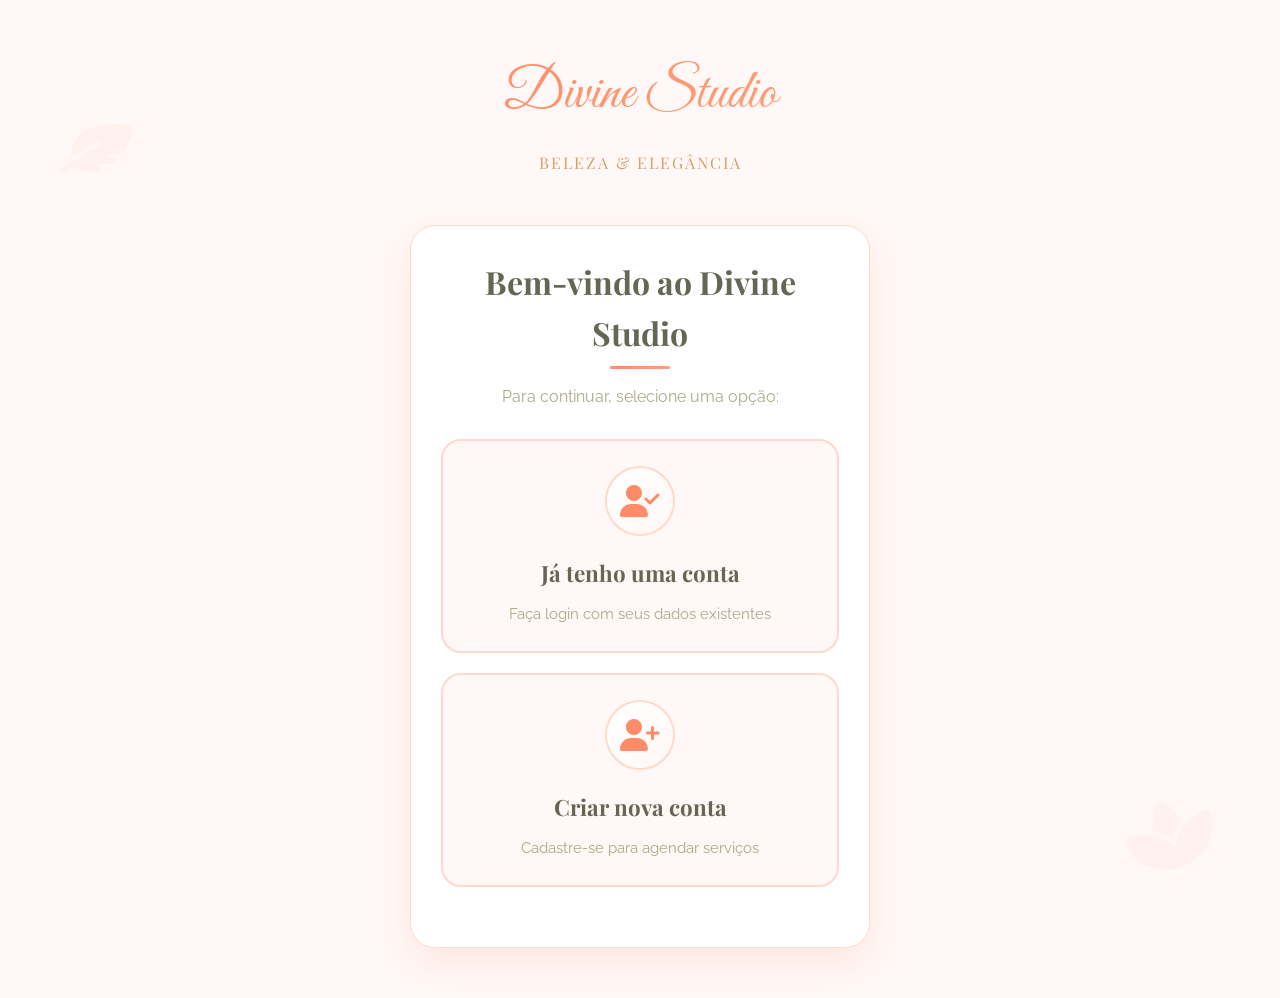
<file: aplicativo cliente/cliente.html>
<!DOCTYPE html>
<html lang="pt-BR">
<head>
    <meta charset="UTF-8">
    <meta name="viewport" content="width=device-width, initial-scale=1.0">
    <title>Divine Studio - Cliente</title>
    <link rel="stylesheet" href="https://cdnjs.cloudflare.com/ajax/libs/font-awesome/6.4.0/css/all.min.css">
    <link href="https://fonts.googleapis.com/css2?family=Great+Vibes&family=Playfair+Display:wght@400;500;600&family=Raleway:wght@300;400;500;600&display=swap" rel="stylesheet">
    <style>
        /* (todo o estilo permanece igual ao original) */
        * {
            margin: 0;
            padding: 0;
            box-sizing: border-box;
        }

        :root {
            --salmão-principal: #FF8C69;
            --salmão-claro: #FFA07A;
            --salmão-escuro: #E67352;
            --salmão-suave: #FFD9CC;
            --salmão-fundo: #FFF8F6;
            --dourado: #D4A16A;
            --texto-escuro: #665;
            --texto-claro: #AA8;
            --branco: #FFFFFF;
            --sombra: rgba(255, 140, 105, 0.15);
            --verde: #4CAF50;
            --vermelho: #F44336;
            --azul: #2196F3;
        }

        body {
            font-family: 'Raleway', sans-serif;
            background-color: var(--salmão-fundo);
            color: var(--texto-escuro);
            line-height: 1.6;
            overflow-x: hidden;
            min-height: 100vh;
            position: relative;
        }

        .app-container {
            max-width: 500px;
            margin: 0 auto;
            padding: 20px;
            min-height: 100vh;
            display: flex;
            flex-direction: column;
        }

        .app-header {
            text-align: center;
            padding: 30px 0;
            margin-bottom: 20px;
        }

        .logo {
            font-family: 'Great Vibes', cursive;
            font-size: 3.5rem;
            background: linear-gradient(to right, var(--salmão-principal), var(--salmão-claro));
            -webkit-background-clip: text;
            background-clip: text;
            color: transparent;
            margin-bottom: 10px;
            display: block;
            text-decoration: none;
        }

        .slogan {
            font-family: 'Playfair Display', serif;
            color: var(--dourado);
            font-size: 1rem;
            letter-spacing: 2px;
            text-transform: uppercase;
        }

        .screen {
            background: var(--branco);
            border-radius: 25px;
            padding: 30px;
            box-shadow: 0 15px 35px var(--sombra);
            border: 1px solid var(--salmão-suave);
            margin-bottom: 30px;
            display: none;
            animation: fadeIn 0.5s ease-out;
            position: relative;
            overflow: hidden;
        }

        .screen.active {
            display: block;
        }

        @keyframes fadeIn {
            from { opacity: 0; transform: translateY(20px); }
            to { opacity: 1; transform: translateY(0); }
        }

        .screen-title {
            font-family: 'Playfair Display', serif;
            font-size: 2rem;
            margin-bottom: 25px;
            color: var(--texto-escuro);
            text-align: center;
            position: relative;
        }

        .screen-title::after {
            content: '';
            position: absolute;
            bottom: -10px;
            left: 50%;
            transform: translateX(-50%);
            width: 60px;
            height: 3px;
            background: linear-gradient(to right, var(--salmão-principal), var(--salmão-claro));
            border-radius: 2px;
        }

        .form-group {
            margin-bottom: 25px;
        }

        .form-label {
            display: block;
            margin-bottom: 10px;
            font-weight: 500;
            color: var(--texto-escuro);
            display: flex;
            align-items: center;
            gap: 10px;
        }

        .form-label i {
            color: var(--salmão-principal);
        }

        .form-control {
            width: 100%;
            padding: 16px 20px;
            border: 1px solid var(--salmão-suave);
            border-radius: 15px;
            font-size: 1rem;
            font-family: 'Raleway', sans-serif;
            color: var(--texto-escuro);
            background: var(--salmão-fundo);
            transition: all 0.3s;
        }

        .form-control:focus {
            outline: none;
            border-color: var(--salmão-principal);
            box-shadow: 0 0 0 3px rgba(255, 140, 105, 0.15);
            background: var(--branco);
        }

        .option-cards {
            display: grid;
            gap: 20px;
            margin: 30px 0;
        }

        .option-card {
            background: var(--salmão-fundo);
            border: 2px solid var(--salmão-suave);
            border-radius: 20px;
            padding: 25px;
            text-align: center;
            cursor: pointer;
            transition: all 0.3s ease;
            position: relative;
            overflow: hidden;
        }

        .option-card:hover {
            transform: translateY(-5px);
            border-color: var(--salmão-principal);
            box-shadow: 0 10px 25px var(--sombra);
        }

        .option-card.selected {
            background: linear-gradient(135deg, #FFE9E0, #FFD9CC);
            border-color: var(--salmão-principal);
        }

        .option-icon {
            width: 70px;
            height: 70px;
            background: linear-gradient(135deg, var(--branco), var(--salmão-fundo));
            border-radius: 50%;
            display: flex;
            align-items: center;
            justify-content: center;
            margin: 0 auto 20px;
            color: var(--salmão-principal);
            font-size: 2rem;
            border: 2px solid var(--salmão-suave);
        }

        .option-title {
            font-family: 'Playfair Display', serif;
            font-size: 1.4rem;
            margin-bottom: 10px;
            color: var(--texto-escuro);
        }

        .option-description {
            color: var(--texto-claro);
            font-size: 0.95rem;
        }

        .btn {
            display: block;
            width: 100%;
            padding: 18px;
            border-radius: 15px;
            border: none;
            font-family: 'Raleway', sans-serif;
            font-size: 1.1rem;
            font-weight: 600;
            cursor: pointer;
            transition: all 0.3s ease;
            text-align: center;
            text-decoration: none;
            margin-top: 20px;
        }

        .btn-primary {
            background: linear-gradient(135deg, var(--salmão-principal), var(--salmão-claro));
            color: var(--branco);
        }

        .btn-secondary {
            background: transparent;
            color: var(--salmão-principal);
            border: 2px solid var(--salmão-suave);
        }

        .btn-success {
            background: linear-gradient(135deg, var(--verde), #43A047);
            color: var(--branco);
        }

        .btn-primary:hover, .btn-secondary:hover, .btn-success:hover {
            transform: translateY(-3px);
            box-shadow: 0 10px 25px rgba(255, 140, 105, 0.25);
        }

        .service-cards {
            display: grid;
            gap: 20px;
            margin: 30px 0;
        }

        .service-card {
            background: var(--salmão-fundo);
            border: 2px solid var(--salmão-suave);
            border-radius: 20px;
            padding: 25px;
            cursor: pointer;
            transition: all 0.3s ease;
            position: relative;
        }

        .service-card:hover {
            transform: translateY(-5px);
            border-color: var(--salmão-principal);
            box-shadow: 0 10px 25px var(--sombra);
        }

        .service-card.selected {
            background: linear-gradient(135deg, #FFE9E0, #FFD9CC);
            border-color: var(--salmão-principal);
        }

        .service-header {
            display: flex;
            justify-content: space-between;
            align-items: flex-start;
            margin-bottom: 15px;
        }

        .service-title {
            font-family: 'Playfair Display', serif;
            font-size: 1.4rem;
            color: var(--texto-escuro);
        }

        .service-price {
            font-size: 1.4rem;
            font-weight: 600;
            color: var(--salmão-principal);
        }

        .service-description {
            color: var(--texto-claro);
            margin-bottom: 15px;
            font-size: 0.95rem;
        }

        .service-meta {
            display: flex;
            justify-content: space-between;
            align-items: center;
            padding-top: 15px;
            border-top: 1px solid var(--salmão-suave);
            font-size: 0.9rem;
            color: var(--texto-claro);
        }

        .calendar {
            margin: 30px 0;
        }

        .calendar-header {
            display: flex;
            justify-content: space-between;
            align-items: center;
            margin-bottom: 20px;
        }

        .calendar-title {
            font-weight: 600;
            color: var(--texto-escuro);
            font-size: 1.2rem;
        }

        .calendar-nav {
            display: flex;
            gap: 10px;
        }

        .nav-btn {
            width: 40px;
            height: 40px;
            border-radius: 50%;
            border: 1px solid var(--salmão-suave);
            background: var(--branco);
            color: var(--salmão-principal);
            cursor: pointer;
            display: flex;
            align-items: center;
            justify-content: center;
            transition: all 0.3s;
        }

        .nav-btn:hover {
            background: var(--salmão-suave);
        }

        .calendar-grid {
            display: grid;
            grid-template-columns: repeat(7, 1fr);
            gap: 10px;
            margin-bottom: 20px;
        }

        .calendar-day {
            text-align: center;
            font-weight: 500;
            color: var(--texto-claro);
            padding: 10px;
            font-size: 0.9rem;
        }

        .calendar-date {
            aspect-ratio: 1;
            display: flex;
            align-items: center;
            justify-content: center;
            border-radius: 50%;
            cursor: pointer;
            transition: all 0.3s;
            font-weight: 500;
        }

        .calendar-date:hover {
            background: var(--salmão-suave);
        }

        .calendar-date.selected {
            background: linear-gradient(135deg, var(--salmão-principal), var(--salmão-claro));
            color: var(--branco);
        }

        .calendar-date.disabled {
            color: #CCC;
            cursor: not-allowed;
        }

        .calendar-date.disabled:hover {
            background: transparent;
        }

        .time-slots {
            display: grid;
            grid-template-columns: repeat(3, 1fr);
            gap: 15px;
            margin: 30px 0;
        }

        .time-slot {
            padding: 15px;
            text-align: center;
            border: 2px solid var(--salmão-suave);
            border-radius: 15px;
            background: var(--salmão-fundo);
            cursor: pointer;
            transition: all 0.3s;
            font-weight: 500;
        }

        .time-slot:hover {
            border-color: var(--salmão-principal);
            background: var(--salmão-suave);
        }

        .time-slot.selected {
            background: linear-gradient(135deg, var(--salmão-principal), var(--salmão-claro));
            color: var(--branco);
            border-color: var(--salmão-principal);
        }

        .time-slot.disabled {
            background: #F5F5F5;
            color: #CCC;
            border-color: #EEE;
            cursor: not-allowed;
        }

        .appointment-summary {
            background: var(--salmão-fundo);
            border-radius: 20px;
            padding: 25px;
            margin: 30px 0;
            border: 1px solid var(--salmão-suave);
        }

        .summary-item {
            display: flex;
            justify-content: space-between;
            margin-bottom: 15px;
            padding-bottom: 15px;
            border-bottom: 1px solid var(--salmão-suave);
        }

        .summary-item:last-child {
            margin-bottom: 0;
            padding-bottom: 0;
            border-bottom: none;
        }

        .summary-label {
            color: var(--texto-claro);
        }

        .summary-value {
            font-weight: 500;
            color: var(--texto-escuro);
            text-align: right;
        }

        .summary-total {
            font-size: 1.3rem;
            color: var(--salmão-principal);
            font-weight: 600;
        }

        .payment-methods {
            display: grid;
            gap: 15px;
            margin: 30px 0;
        }

        .payment-method {
            display: flex;
            align-items: center;
            padding: 20px;
            border: 2px solid var(--salmão-suave);
            border-radius: 15px;
            background: var(--salmão-fundo);
            cursor: pointer;
            transition: all 0.3s;
        }

        .payment-method:hover {
            border-color: var(--salmão-principal);
            background: var(--salmão-suave);
        }

        .payment-method.selected {
            background: linear-gradient(135deg, #FFE9E0, #FFD9CC);
            border-color: var(--salmão-principal);
        }

        .payment-icon {
            width: 50px;
            height: 50px;
            background: var(--branco);
            border-radius: 10px;
            display: flex;
            align-items: center;
            justify-content: center;
            margin-right: 20px;
            color: var(--salmão-principal);
            font-size: 1.5rem;
        }

        .payment-info h4 {
            font-weight: 600;
            margin-bottom: 5px;
            color: var(--texto-escuro);
        }

        .payment-info p {
            color: var(--texto-claro);
            font-size: 0.9rem;
        }

        .confirmation-screen {
            text-align: center;
            padding: 40px 0;
        }

        .confirmation-icon {
            width: 100px;
            height: 100px;
            background: linear-gradient(135deg, #E8F5E9, #C8E6C9);
            border-radius: 50%;
            display: flex;
            align-items: center;
            justify-content: center;
            margin: 0 auto 30px;
            color: var(--verde);
            font-size: 3rem;
        }

        .confirmation-title {
            font-family: 'Playfair Display', serif;
            font-size: 2.2rem;
            margin-bottom: 15px;
            color: var(--texto-escuro);
        }

        .confirmation-message {
            color: var(--texto-claro);
            margin-bottom: 30px;
            font-size: 1.1rem;
            line-height: 1.8;
        }

        .appointments-list {
            margin: 30px 0;
        }

        .appointment-item {
            background: var(--salmão-fundo);
            border-radius: 20px;
            padding: 25px;
            margin-bottom: 20px;
            border: 1px solid var(--salmão-suave);
            transition: all 0.3s;
        }

        .appointment-item:hover {
            transform: translateY(-5px);
            box-shadow: 0 10px 25px var(--sombra);
        }

        .appointment-header {
            display: flex;
            justify-content: space-between;
            align-items: center;
            margin-bottom: 15px;
        }

        .appointment-date {
            font-weight: 600;
            color: var(--salmão-principal);
            font-size: 1.2rem;
        }

        .appointment-status {
            padding: 5px 15px;
            border-radius: 20px;
            font-size: 0.8rem;
            font-weight: 500;
        }

        .status-confirmed {
            background: rgba(76, 175, 80, 0.1);
            color: var(--verde);
        }

        .status-pending {
            background: rgba(255, 193, 7, 0.1);
            color: #FFC107;
        }

        .appointment-details h4 {
            font-weight: 600;
            margin-bottom: 10px;
            color: var(--texto-escuro);
        }

        .appointment-details p {
            color: var(--texto-claro);
            margin-bottom: 5px;
            display: flex;
            align-items: center;
            gap: 10px;
        }

        .decorative-element {
            position: absolute;
            z-index: 0;
            opacity: 0.05;
            color: var(--salmão-principal);
        }

        .decor-1 {
            top: 10%;
            left: 5%;
            font-size: 4rem;
            transform: rotate(15deg);
        }

        .decor-2 {
            bottom: 10%;
            right: 5%;
            font-size: 5rem;
            transform: rotate(-20deg);
        }

        .flow-progress {
            display: flex;
            justify-content: space-between;
            margin: 30px 0;
            position: relative;
        }

        .flow-progress::before {
            content: '';
            position: absolute;
            top: 15px;
            left: 0;
            right: 0;
            height: 2px;
            background: var(--salmão-suave);
            z-index: 1;
        }

        .progress-step {
            position: relative;
            z-index: 2;
            text-align: center;
            width: 33.33%;
        }

        .step-circle {
            width: 30px;
            height: 30px;
            border-radius: 50%;
            background: var(--branco);
            border: 2px solid var(--salmão-suave);
            margin: 0 auto 10px;
            display: flex;
            align-items: center;
            justify-content: center;
            font-weight: 600;
            color: var(--texto-claro);
            transition: all 0.3s;
        }

        .progress-step.active .step-circle {
            background: linear-gradient(135deg, var(--salmão-principal), var(--salmão-claro));
            color: var(--branco);
            border-color: var(--salmão-principal);
        }

        .step-label {
            font-size: 0.8rem;
            color: var(--texto-claro);
            display: none;
        }

        .progress-step.active .step-label {
            color: var(--texto-escuro);
            display: block;
        }

        @media (max-width: 768px) {
            .app-container {
                padding: 15px;
            }
            .screen {
                padding: 25px 20px;
            }
            .logo {
                font-size: 3rem;
            }
            .time-slots {
                grid-template-columns: repeat(2, 1fr);
            }
            .step-label {
                display: none !important;
            }
        }

        @media (max-width: 480px) {
            .screen-title {
                font-size: 1.8rem;
            }
            .option-card, .service-card {
                padding: 20px;
            }
            .time-slots {
                grid-template-columns: 1fr;
            }
            .calendar-grid {
                gap: 5px;
            }
        }

        .text-center {
            text-align: center;
        }

        .mt-3 {
            margin-top: 30px;
        }

        .mb-3 {
            margin-bottom: 30px;
        }

        .hidden {
            display: none;
        }

        .divider {
            height: 1px;
            background: var(--salmão-suave);
            margin: 30px 0;
            position: relative;
        }

        .divider-text {
            position: absolute;
            top: 50%;
            left: 50%;
            transform: translate(-50%, -50%);
            background: var(--branco);
            padding: 0 20px;
            color: var(--texto-claro);
            font-size: 0.9rem;
        }
    </style>
</head>
<body>
    <!-- Elementos decorativos -->
    <div class="decorative-element decor-1">
        <i class="fas fa-feather-alt"></i>
    </div>
    <div class="decorative-element decor-2">
        <i class="fas fa-spa"></i>
    </div>

    <!-- Container principal -->
    <div class="app-container">
        <!-- Cabeçalho -->
        <header class="app-header">
            <div class="logo">Divine Studio</div>
            <div class="slogan">Beleza & Elegância</div>
        </header>

        <!-- Tela 1: Início (Cliente já possui uma conta?) -->
        <div class="screen active" id="screen-start">
            <h2 class="screen-title">Bem-vindo ao Divine Studio</h2>
            <p class="text-center mb-3" style="color: var(--texto-claro);">Para continuar, selecione uma opção:</p>
            
            <div class="option-cards">
                <div class="option-card" id="option-have-account">
                    <div class="option-icon">
                        <i class="fas fa-user-check"></i>
                    </div>
                    <h3 class="option-title">Já tenho uma conta</h3>
                    <p class="option-description">Faça login com seus dados existentes</p>
                </div>
                
                <div class="option-card" id="option-no-account">
                    <div class="option-icon">
                        <i class="fas fa-user-plus"></i>
                    </div>
                    <h3 class="option-title">Criar nova conta</h3>
                    <p class="option-description">Cadastre-se para agendar serviços</p>
                </div>
            </div>
        </div>

        <!-- Tela 2: Login -->
        <div class="screen" id="screen-login">
            <h2 class="screen-title">Login</h2>
            
            <div class="form-group">
                <label class="form-label">
                    <i class="fas fa-envelope"></i>
                    E-mail
                </label>
                <input type="email" class="form-control" id="login-email" placeholder="seu@email.com">
            </div>
            
            <div class="form-group">
                <label class="form-label">
                    <i class="fas fa-lock"></i>
                    Senha
                </label>
                <input type="password" class="form-control" id="login-password" placeholder="Sua senha">
            </div>
            
            <button class="btn btn-primary" id="btn-login">Entrar</button>
            <button class="btn btn-secondary" id="btn-back-to-start">Voltar</button>
        </div>

        <!-- Tela 3: Cadastro -->
        <div class="screen" id="screen-register">
            <h2 class="screen-title">Cadastro</h2>
            
            <div class="form-group">
                <label class="form-label">
                    <i class="fas fa-user"></i>
                    Nome Completo
                </label>
                <input type="text" class="form-control" id="register-name" placeholder="Seu nome completo">
            </div>
            
            <div class="form-group">
                <label class="form-label">
                    <i class="fas fa-envelope"></i>
                    E-mail
                </label>
                <input type="email" class="form-control" id="register-email" placeholder="seu@email.com">
            </div>
            
            <div class="form-group">
                <label class="form-label">
                    <i class="fas fa-phone"></i>
                    Telefone
                </label>
                <input type="tel" class="form-control" id="register-phone" placeholder="(11) 99999-9999">
            </div>
            
            <div class="form-group">
                <label class="form-label">
                    <i class="fas fa-lock"></i>
                    Senha
                </label>
                <input type="password" class="form-control" id="register-password" placeholder="Crie uma senha">
            </div>
            
            <div class="form-group">
                <label class="form-label">
                    <i class="fas fa-lock"></i>
                    Confirmar Senha
                </label>
                <input type="password" class="form-control" id="register-confirm" placeholder="Digite a senha novamente">
            </div>
            
            <button class="btn btn-primary" id="btn-register">Confirmar Cadastro</button>
            <button class="btn btn-secondary" id="btn-back-to-start-2">Voltar</button>
        </div>

        <!-- Tela 4: Interface do aplicativo (Deseja agendar um serviço?) -->
        <div class="screen" id="screen-dashboard">
            <h2 class="screen-title">Olá, <span id="user-name">Maria</span></h2>
            
            <div class="option-cards">
                <div class="option-card" id="option-schedule">
                    <div class="option-icon">
                        <i class="fas fa-calendar-plus"></i>
                    </div>
                    <h3 class="option-title">Agendar Serviço</h3>
                    <p class="option-description">Marque um horário para nossos serviços</p>
                </div>
                
                <div class="option-card" id="option-view-appointments">
                    <div class="option-icon">
                        <i class="fas fa-calendar-check"></i>
                    </div>
                    <h3 class="option-title">Meus Agendamentos</h3>
                    <p class="option-description">Veja seus agendamentos confirmados</p>
                </div>
            </div>
            
            <button class="btn btn-secondary" id="btn-logout">Sair</button>
        </div>

        <!-- Tela 5: Selecionar tipo de serviço -->
        <div class="screen" id="screen-services">
            <div class="flow-progress">
                <div class="progress-step active">
                    <div class="step-circle">1</div>
                    <div class="step-label">Serviço</div>
                </div>
                <div class="progress-step">
                    <div class="step-circle">2</div>
                    <div class="step-label">Data & Hora</div>
                </div>
                <div class="progress-step">
                    <div class="step-circle">3</div>
                    <div class="step-label">Confirmação</div>
                </div>
            </div>
            
            <h2 class="screen-title">Selecione o Serviço</h2>
            
            <div class="service-cards" id="service-list">
                <!-- Serviços serão carregados via JavaScript -->
            </div>
            
            <button class="btn btn-primary" id="btn-next-to-date">Continuar</button>
            <button class="btn btn-secondary" id="btn-back-to-dashboard">Voltar</button>
        </div>

        <!-- Tela 6: Escolher data e horário -->
        <div class="screen" id="screen-date-time">
            <div class="flow-progress">
                <div class="progress-step">
                    <div class="step-circle">1</div>
                    <div class="step-label">Serviço</div>
                </div>
                <div class="progress-step active">
                    <div class="step-circle">2</div>
                    <div class="step-label">Data & Hora</div>
                </div>
                <div class="progress-step">
                    <div class="step-circle">3</div>
                    <div class="step-label">Confirmação</div>
                </div>
            </div>
            
            <h2 class="screen-title">Selecione Data e Horário</h2>
            
            <div class="calendar">
                <div class="calendar-header">
                    <div class="calendar-title" id="current-month">Outubro 2023</div>
                    <div class="calendar-nav">
                        <button class="nav-btn" id="prev-month">
                            <i class="fas fa-chevron-left"></i>
                        </button>
                        <button class="nav-btn" id="next-month">
                            <i class="fas fa-chevron-right"></i>
                        </button>
                    </div>
                </div>
                
                <div class="calendar-grid" id="calendar-dates">
                    <!-- Dias do calendário serão gerados via JavaScript -->
                </div>
            </div>
            
            <h3 class="screen-title" style="font-size: 1.5rem; margin-top: 30px;">Horários Disponíveis</h3>
            
            <div class="time-slots" id="available-times">
                <!-- Horários serão gerados via JavaScript -->
            </div>
            
            <button class="btn btn-primary" id="btn-next-to-confirm">Continuar</button>
            <button class="btn btn-secondary" id="btn-back-to-services">Voltar</button>
        </div>

        <!-- Tela 7: Confirmar agendamento -->
        <div class="screen" id="screen-confirm">
            <div class="flow-progress">
                <div class="progress-step">
                    <div class="step-circle">1</div>
                    <div class="step-label">Serviço</div>
                </div>
                <div class="progress-step">
                    <div class="step-circle">2</div>
                    <div class="step-label">Data & Hora</div>
                </div>
                <div class="progress-step active">
                    <div class="step-circle">3</div>
                    <div class="step-label">Confirmação</div>
                </div>
            </div>
            
            <h2 class="screen-title">Confirmar Agendamento</h2>
            
            <div class="appointment-summary" id="appointment-summary">
                <!-- Resumo será preenchido via JavaScript -->
            </div>
            
            <div class="form-group">
                <label class="form-label">
                    <i class="fas fa-comment-alt"></i>
                    Observações (opcional)
                </label>
                <textarea class="form-control" id="appointment-notes" rows="3" placeholder="Alguma observação especial para o profissional..."></textarea>
            </div>
            
            <button class="btn btn-primary" id="btn-confirm-appointment">Confirmar Agendamento</button>
            <button class="btn btn-secondary" id="btn-back-to-date">Voltar</button>
        </div>

        <!-- Tela 8: Fazer pagamento? -->
        <div class="screen" id="screen-payment-question">
            <h2 class="screen-title">Pagamento</h2>
            
            <div class="option-cards">
                <div class="option-card" id="option-pay-now">
                    <div class="option-icon">
                        <i class="fas fa-credit-card"></i>
                    </div>
                    <h3 class="option-title">Pagar Agora</h3>
                    <p class="option-description">Pague online e garanta seu agendamento</p>
                </div>
                
                <div class="option-card" id="option-pay-later">
                    <div class="option-icon">
                        <i class="fas fa-store"></i>
                    </div>
                    <h3 class="option-title">Pagar no Local</h3>
                    <p class="option-description">Pague diretamente no salão</p>
                </div>
            </div>
            
            <button class="btn btn-secondary" id="btn-back-to-confirm">Voltar</button>
        </div>

        <!-- Tela 9: Selecionar método de pagamento -->
        <div class="screen" id="screen-payment-methods">
            <h2 class="screen-title">Método de Pagamento</h2>
            
            <div class="payment-methods">
                <div class="payment-method" id="method-card">
                    <div class="payment-icon">
                        <i class="fas fa-credit-card"></i>
                    </div>
                    <div class="payment-info">
                        <h4>Cartão de Crédito</h4>
                        <p>Pague com seu cartão de crédito</p>
                    </div>
                </div>
                
                <div class="payment-method" id="method-pix">
                    <div class="payment-icon">
                        <i class="fas fa-qrcode"></i>
                    </div>
                    <div class="payment-info">
                        <h4>PIX</h4>
                        <p>Pagamento instantâneo via PIX</p>
                    </div>
                </div>
                
                <div class="payment-method" id="method-bank">
                    <div class="payment-icon">
                        <i class="fas fa-university"></i>
                    </div>
                    <div class="payment-info">
                        <h4>Transferência Bancária</h4>
                        <p>Transfira para nossa conta</p>
                    </div>
                </div>
            </div>
            
            <button class="btn btn-primary" id="btn-confirm-payment">Confirmar Pagamento</button>
            <button class="btn btn-secondary" id="btn-back-to-payment-question">Voltar</button>
        </div>

        <!-- Tela 10: Confirmação final -->
        <div class="screen" id="screen-final-confirmation">
            <div class="confirmation-screen">
                <div class="confirmation-icon">
                    <i class="fas fa-check-circle"></i>
                </div>
                
                <h2 class="confirmation-title">Agendamento Confirmado!</h2>
                
                <div class="appointment-summary" id="final-summary">
                    <!-- Resumo final será preenchido via JavaScript -->
                </div>
                
                <p class="confirmation-message">
                    Você receberá um e-mail de confirmação com todos os detalhes.<br>
                    Chegue com 10 minutos de antecedência para seu atendimento.
                </p>
                
                <button class="btn btn-primary" id="btn-new-appointment">Novo Agendamento</button>
                <button class="btn btn-secondary" id="btn-go-to-dashboard">Voltar ao Início</button>
            </div>
        </div>

        <!-- Tela 11: Meus Agendamentos -->
        <div class="screen" id="screen-my-appointments">
            <h2 class="screen-title">Meus Agendamentos</h2>
            
            <div class="appointments-list" id="appointments-list">
                <!-- Agendamentos serão carregados via JavaScript -->
            </div>
            
            <button class="btn btn-primary" id="btn-schedule-from-appointments">Novo Agendamento</button>
            <button class="btn btn-secondary" id="btn-back-to-dashboard-2">Voltar</button>
        </div>
    </div>

    <script>
        // Estado da aplicação
        let currentUser = null;
        let selectedService = null;
        let selectedDate = null;
        let selectedTime = null;
        let selectedPaymentMethod = null;
        let appointments = [];
        let currentMonth = new Date().getMonth();
        let currentYear = new Date().getFullYear();

        // Serviços disponíveis
        const services = [
            {
                id: 1,
                name: "Corte e Escova",
                description: "Corte personalizado com análise de formato de rosto e finalização com escova profissional.",
                price: 85.00,
                duration: 60,
                category: "cabelo"
            },
            {
                id: 2,
                name: "Coloração Premium",
                description: "Coloração com produtos de alta qualidade e tonalizantes que não agridem os fios.",
                price: 150.00,
                duration: 90,
                category: "cabelo"
            },
            {
                id: 3,
                name: "Hidratação Profunda",
                description: "Tratamento intensivo para cabelos ressecados com máscara reconstrutora.",
                price: 120.00,
                duration: 45,
                category: "cabelo"
            },
            {
                id: 4,
                name: "Manicure e Pedicure",
                description: "Cuidados completos para mãos e pés com esmaltação tradicional.",
                price: 65.00,
                duration: 60,
                category: "estética"
            },
            {
                id: 5,
                name: "Progressiva",
                description: "Alisamento com produtos de qualidade e proteção aos fios.",
                price: 200.00,
                duration: 120,
                category: "cabelo"
            }
        ];

        // Inicialização
        document.addEventListener('DOMContentLoaded', function() {
            initializeApp();
            setupEventListeners();
            loadSampleData();
        });

        function initializeApp() {
            // Verificar se há usuário salvo
            const savedUser = localStorage.getItem('divineUser');
            if (savedUser) {
                currentUser = JSON.parse(savedUser);
                showScreen('screen-dashboard');
                document.getElementById('user-name').textContent = currentUser.name.split(' ')[0];
            } else {
                showScreen('screen-start');
            }
        }

        function loadSampleData() {
            // Carregar serviços
            renderServices();
            
            // Carregar calendário
            renderCalendar();
            
            // Carregar agendamentos de exemplo
            const sampleAppointments = [
                {
                    id: 1,
                    serviceId: 1,
                    date: '2023-10-15',
                    time: '14:30',
                    professional: 'João Silva',
                    status: 'confirmed',
                    notes: 'Corte com franja'
                },
                {
                    id: 2,
                    serviceId: 3,
                    date: '2023-10-20',
                    time: '10:00',
                    professional: 'Ana Costa',
                    status: 'pending',
                    notes: ''
                }
            ];
            
            appointments = sampleAppointments;
            renderAppointments();
        }

        function showScreen(screenId) {
            // Esconder todas as telas
            document.querySelectorAll('.screen').forEach(screen => {
                screen.classList.remove('active');
            });
            
            // Mostrar a tela solicitada
            document.getElementById(screenId).classList.add('active');
            
            // Atualizar o progresso do fluxo
            updateFlowProgress(screenId);
        }

        function updateFlowProgress(screenId) {
            // Resetar todos os passos
            document.querySelectorAll('.progress-step').forEach(step => {
                step.classList.remove('active');
            });
            
            // Ativar passos conforme a tela atual
            if (screenId === 'screen-services') {
                document.querySelectorAll('.progress-step')[0].classList.add('active');
            } else if (screenId === 'screen-date-time') {
                document.querySelectorAll('.progress-step')[0].classList.add('active');
                document.querySelectorAll('.progress-step')[1].classList.add('active');
            } else if (screenId === 'screen-confirm') {
                document.querySelectorAll('.progress-step').forEach(step => {
                    step.classList.add('active');
                });
            }
        }

        function renderServices() {
            const container = document.getElementById('service-list');
            let html = '';
            
            services.forEach(service => {
                html += `
                    <div class="service-card" data-service-id="${service.id}">
                        <div class="service-header">
                            <h3 class="service-title">${service.name}</h3>
                            <div class="service-price">R$ ${service.price.toFixed(2)}</div>
                        </div>
                        <p class="service-description">${service.description}</p>
                        <div class="service-meta">
                            <span><i class="far fa-clock"></i> ${service.duration} min</span>
                            <span><i class="fas fa-star"></i> 4.9</span>
                        </div>
                    </div>
                `;
            });
            
            container.innerHTML = html;
            
            // Adicionar eventos de seleção
            document.querySelectorAll('.service-card').forEach(card => {
                card.addEventListener('click', function() {
                    // Remover seleção anterior
                    document.querySelectorAll('.service-card').forEach(c => {
                        c.classList.remove('selected');
                    });
                    
                    // Selecionar este
                    this.classList.add('selected');
                    selectedService = parseInt(this.getAttribute('data-service-id'));
                });
            });
        }

        function renderCalendar() {
            const monthNames = [
                'Janeiro', 'Fevereiro', 'Março', 'Abril', 'Maio', 'Junho',
                'Julho', 'Agosto', 'Setembro', 'Outubro', 'Novembro', 'Dezembro'
            ];
            
            // Atualizar título do mês
            document.getElementById('current-month').textContent = 
                `${monthNames[currentMonth]} ${currentYear}`;
            
            // Gerar dias do mês
            const firstDay = new Date(currentYear, currentMonth, 1);
            const lastDay = new Date(currentYear, currentMonth + 1, 0);
            const daysInMonth = lastDay.getDate();
            const startingDay = firstDay.getDay();
            
            // Dias da semana
            const weekdays = ['Dom', 'Seg', 'Ter', 'Qua', 'Qui', 'Sex', 'Sáb'];
            
            let html = '';
            
            // Dias da semana
            weekdays.forEach(day => {
                html += `<div class="calendar-day">${day}</div>`;
            });
            
            // Espaços vazios no início
            for (let i = 0; i < startingDay; i++) {
                html += `<div class="calendar-date disabled"></div>`;
            }
            
            // Dias do mês
            const today = new Date();
            const todayStr = today.toISOString().split('T')[0];
            
            for (let day = 1; day <= daysInMonth; day++) {
                const dateStr = `${currentYear}-${String(currentMonth + 1).padStart(2, '0')}-${String(day).padStart(2, '0')}`;
                const isToday = dateStr === todayStr;
                const isPast = new Date(dateStr) < new Date(todayStr);
                
                let className = 'calendar-date';
                if (isPast) className += ' disabled';
                if (isToday) className += ' today';
                if (dateStr === selectedDate) className += ' selected';
                
                html += `
                    <div class="${className}" data-date="${dateStr}">
                        ${day}
                    </div>
                `;
            }
            
            document.getElementById('calendar-dates').innerHTML = html;
            
            // Adicionar eventos de seleção de data
            document.querySelectorAll('.calendar-date:not(.disabled)').forEach(date => {
                date.addEventListener('click', function() {
                    // Remover seleção anterior
                    document.querySelectorAll('.calendar-date').forEach(d => {
                        d.classList.remove('selected');
                    });
                    
                    // Selecionar esta data
                    this.classList.add('selected');
                    selectedDate = this.getAttribute('data-date');
                    
                    // Gerar horários disponíveis para esta data
                    generateTimeSlots();
                });
            });
        }

        function generateTimeSlots() {
            if (!selectedDate) return;
            
            const container = document.getElementById('available-times');
            const timeSlots = ['09:00', '10:30', '12:00', '14:00', '15:30', '17:00', '18:30'];
            
            let html = '';
            
            timeSlots.forEach(time => {
                // Verificar se o horário já está ocupado
                const isBooked = appointments.some(app => 
                    app.date === selectedDate && app.time === time
                );
                
                const className = isBooked ? 'time-slot disabled' : 'time-slot';
                const timeAttr = isBooked ? '' : `data-time="${time}"`;
                
                html += `
                    <div class="${className}" ${timeAttr}>
                        ${time}
                    </div>
                `;
            });
            
            container.innerHTML = html;
            
            // Adicionar eventos de seleção de horário
            document.querySelectorAll('.time-slot:not(.disabled)').forEach(slot => {
                slot.addEventListener('click', function() {
                    // Remover seleção anterior
                    document.querySelectorAll('.time-slot').forEach(s => {
                        s.classList.remove('selected');
                    });
                    
                    // Selecionar este horário
                    this.classList.add('selected');
                    selectedTime = this.getAttribute('data-time');
                });
            });
        }

        function renderAppointmentSummary() {
            if (!selectedService || !selectedDate || !selectedTime) return;
            
            const service = services.find(s => s.id === selectedService);
            const dateObj = new Date(selectedDate);
            const dateStr = dateObj.toLocaleDateString('pt-BR', { 
                weekday: 'long', 
                day: 'numeric', 
                month: 'long' 
            });
            
            const container = document.getElementById('appointment-summary');
            
            const html = `
                <div class="summary-item">
                    <div class="summary-label">Serviço</div>
                    <div class="summary-value">${service.name}</div>
                </div>
                <div class="summary-item">
                    <div class="summary-label">Data</div>
                    <div class="summary-value">${dateStr}</div>
                </div>
                <div class="summary-item">
                    <div class="summary-label">Horário</div>
                    <div class="summary-value">${selectedTime}</div>
                </div>
                <div class="summary-item">
                    <div class="summary-label">Duração</div>
                    <div class="summary-value">${service.duration} minutos</div>
                </div>
                <div class="summary-item">
                    <div class="summary-label">Profissional</div>
                    <div class="summary-value">A definir</div>
                </div>
                <div class="summary-item summary-total">
                    <div class="summary-label">Total</div>
                    <div class="summary-value">R$ ${service.price.toFixed(2)}</div>
                </div>
            `;
            
            container.innerHTML = html;
        }

        function renderFinalSummary() {
            if (!selectedService || !selectedDate || !selectedTime) return;
            
            const service = services.find(s => s.id === selectedService);
            const dateObj = new Date(selectedDate);
            const dateStr = dateObj.toLocaleDateString('pt-BR', { 
                weekday: 'long', 
                day: 'numeric', 
                month: 'long',
                year: 'numeric'
            });
            
            const container = document.getElementById('final-summary');
            
            const html = `
                <div class="summary-item">
                    <div class="summary-label">Serviço</div>
                    <div class="summary-value">${service.name}</div>
                </div>
                <div class="summary-item">
                    <div class="summary-label">Data e Horário</div>
                    <div class="summary-value">${dateStr} às ${selectedTime}</div>
                </div>
                <div class="summary-item">
                    <div class="summary-label">Valor</div>
                    <div class="summary-value">R$ ${service.price.toFixed(2)}</div>
                </div>
                <div class="summary-item">
                    <div class="summary-label">Código do Agendamento</div>
                    <div class="summary-value">DIV-${Date.now().toString().substr(-6)}</div>
                </div>
            `;
            
            container.innerHTML = html;
        }

        function renderAppointments() {
            const container = document.getElementById('appointments-list');
            
            if (appointments.length === 0) {
                container.innerHTML = `
                    <div class="text-center" style="color: var(--texto-claro); padding: 40px 0;">
                        <i class="fas fa-calendar-times" style="font-size: 3rem; margin-bottom: 20px;"></i>
                        <p>Você não possui agendamentos no momento.</p>
                    </div>
                `;
                return;
            }
            
            let html = '';
            
            appointments.forEach(appointment => {
                const service = services.find(s => s.id === appointment.serviceId);
                const dateObj = new Date(appointment.date);
                const dateStr = dateObj.toLocaleDateString('pt-BR', { 
                    day: 'numeric', 
                    month: 'short' 
                });
                const timeStr = appointment.time;
                const statusClass = appointment.status === 'confirmed' ? 'status-confirmed' : 'status-pending';
                const statusText = appointment.status === 'confirmed' ? 'Confirmado' : 'Pendente';
                
                html += `
                    <div class="appointment-item">
                        <div class="appointment-header">
                            <div class="appointment-date">${dateStr} - ${timeStr}</div>
                            <span class="appointment-status ${statusClass}">${statusText}</span>
                        </div>
                        <div class="appointment-details">
                            <h4>${service.name}</h4>
                            <p><i class="fas fa-user-tie"></i> ${appointment.professional}</p>
                            <p><i class="fas fa-money-bill-wave"></i> R$ ${service.price.toFixed(2)}</p>
                            ${appointment.notes ? `<p><i class="fas fa-sticky-note"></i> ${appointment.notes}</p>` : ''}
                        </div>
                    </div>
                `;
            });
            
            container.innerHTML = html;
        }

        function setupEventListeners() {
            // Tela inicial: Já tenho conta / Criar conta
            document.getElementById('option-have-account').addEventListener('click', function() {
                showScreen('screen-login');
            });
            
            document.getElementById('option-no-account').addEventListener('click', function() {
                showScreen('screen-register');
            });
            
            // Botões de voltar
            document.getElementById('btn-back-to-start').addEventListener('click', function() {
                showScreen('screen-start');
            });
            
            document.getElementById('btn-back-to-start-2').addEventListener('click', function() {
                showScreen('screen-start');
            });
            
            // Login
            document.getElementById('btn-login').addEventListener('click', function() {
                const email = document.getElementById('login-email').value;
                const password = document.getElementById('login-password').value;
                
                if (!email || !password) {
                    alert('Por favor, preencha todos os campos.');
                    return;
                }
                
                // Simulação de login
                currentUser = {
                    name: 'Maria Clara Silva',
                    email: email,
                    phone: '(11) 99999-9999'
                };
                
                // Salvar no localStorage
                localStorage.setItem('divineUser', JSON.stringify(currentUser));
                
                // Atualizar nome no dashboard
                document.getElementById('user-name').textContent = currentUser.name.split(' ')[0];
                
                // Ir para dashboard
                showScreen('screen-dashboard');
            });
            
            // Cadastro
            document.getElementById('btn-register').addEventListener('click', function() {
                const name = document.getElementById('register-name').value;
                const email = document.getElementById('register-email').value;
                const phone = document.getElementById('register-phone').value;
                const password = document.getElementById('register-password').value;
                const confirm = document.getElementById('register-confirm').value;
                
                if (!name || !email || !phone || !password || !confirm) {
                    alert('Por favor, preencha todos os campos.');
                    return;
                }
                
                if (password !== confirm) {
                    alert('As senhas não coincidem.');
                    return;
                }
                
                // Simulação de cadastro
                currentUser = {
                    name: name,
                    email: email,
                    phone: phone
                };
                
                // Salvar no localStorage
                localStorage.setItem('divineUser', JSON.stringify(currentUser));
                
                // Atualizar nome no dashboard
                document.getElementById('user-name').textContent = currentUser.name.split(' ')[0];
                
                // Ir para dashboard
                showScreen('screen-dashboard');
            });
            
            // Dashboard: Agendar serviço / Ver agendamentos
            document.getElementById('option-schedule').addEventListener('click', function() {
                showScreen('screen-services');
            });
            
            document.getElementById('option-view-appointments').addEventListener('click', function() {
                showScreen('screen-my-appointments');
            });
            
            // LOGOUT - AGORA REDIRECIONA PARA INDEX.HTML
            document.getElementById('btn-logout').addEventListener('click', function() {
                localStorage.removeItem('divineUser');
                currentUser = null;
                window.location.href = 'index.html'; // Redireciona para a página de login externa
            });
            
            // Serviços: Continuar
            document.getElementById('btn-next-to-date').addEventListener('click', function() {
                if (!selectedService) {
                    alert('Por favor, selecione um serviço.');
                    return;
                }
                
                // Atualizar calendário para o mês atual
                currentMonth = new Date().getMonth();
                currentYear = new Date().getFullYear();
                renderCalendar();
                
                showScreen('screen-date-time');
            });
            
            // Data/Hora: Continuar
            document.getElementById('btn-next-to-confirm').addEventListener('click', function() {
                if (!selectedDate || !selectedTime) {
                    alert('Por favor, selecione uma data e horário.');
                    return;
                }
                
                renderAppointmentSummary();
                showScreen('screen-confirm');
            });
            
            // Confirmação: Confirmar agendamento
            document.getElementById('btn-confirm-appointment').addEventListener('click', function() {
                if (!selectedService || !selectedDate || !selectedTime) {
                    alert('Erro ao confirmar agendamento.');
                    return;
                }
                
                showScreen('screen-payment-question');
            });
            
            // Pagamento: Pagar agora / Pagar no local
            document.getElementById('option-pay-now').addEventListener('click', function() {
                showScreen('screen-payment-methods');
            });
            
            document.getElementById('option-pay-later').addEventListener('click', function() {
                // Simular agendamento sem pagamento online
                const appointmentNotes = document.getElementById('appointment-notes').value;
                
                // Adicionar ao histórico
                const newAppointment = {
                    id: appointments.length + 1,
                    serviceId: selectedService,
                    date: selectedDate,
                    time: selectedTime,
                    professional: 'A definir',
                    status: 'pending',
                    notes: appointmentNotes
                };
                
                appointments.push(newAppointment);
                
                // Atualizar lista de agendamentos
                renderAppointments();
                
                // Mostrar confirmação final
                renderFinalSummary();
                showScreen('screen-final-confirmation');
            });
            
            // Métodos de pagamento
            document.querySelectorAll('.payment-method').forEach(method => {
                method.addEventListener('click', function() {
                    // Remover seleção anterior
                    document.querySelectorAll('.payment-method').forEach(m => {
                        m.classList.remove('selected');
                    });
                    
                    // Selecionar este
                    this.classList.add('selected');
                    selectedPaymentMethod = this.id;
                });
            });
            
            // Confirmar pagamento
            document.getElementById('btn-confirm-payment').addEventListener('click', function() {
                if (!selectedPaymentMethod) {
                    alert('Por favor, selecione um método de pagamento.');
                    return;
                }
                
                const appointmentNotes = document.getElementById('appointment-notes').value;
                
                // Adicionar ao histórico
                const newAppointment = {
                    id: appointments.length + 1,
                    serviceId: selectedService,
                    date: selectedDate,
                    time: selectedTime,
                    professional: 'A definir',
                    status: 'confirmed',
                    notes: appointmentNotes
                };
                
                appointments.push(newAppointment);
                
                // Atualizar lista de agendamentos
                renderAppointments();
                
                // Mostrar confirmação final
                renderFinalSummary();
                showScreen('screen-final-confirmation');
            });
            
            // Confirmação final: Novo agendamento
            document.getElementById('btn-new-appointment').addEventListener('click', function() {
                // Resetar seleções
                selectedService = null;
                selectedDate = null;
                selectedTime = null;
                selectedPaymentMethod = null;
                
                // Voltar para serviços
                showScreen('screen-services');
                
                // Limpar seleções visuais
                document.querySelectorAll('.service-card').forEach(card => {
                    card.classList.remove('selected');
                });
                
                document.getElementById('appointment-notes').value = '';
            });
            
            // Confirmação final: Voltar ao início
            document.getElementById('btn-go-to-dashboard').addEventListener('click', function() {
                // Resetar seleções
                selectedService = null;
                selectedDate = null;
                selectedTime = null;
                selectedPaymentMethod = null;
                
                // Voltar para dashboard
                showScreen('screen-dashboard');
                
                // Limpar seleções visuais
                document.querySelectorAll('.service-card').forEach(card => {
                    card.classList.remove('selected');
                });
                
                document.getElementById('appointment-notes').value = '';
            });
            
            // Meus agendamentos: Novo agendamento
            document.getElementById('btn-schedule-from-appointments').addEventListener('click', function() {
                showScreen('screen-services');
            });
            
            // Navegação entre telas
            document.getElementById('btn-back-to-dashboard').addEventListener('click', function() {
                showScreen('screen-dashboard');
            });
            
            document.getElementById('btn-back-to-dashboard-2').addEventListener('click', function() {
                showScreen('screen-dashboard');
            });
            
            document.getElementById('btn-back-to-services').addEventListener('click', function() {
                showScreen('screen-services');
            });
            
            document.getElementById('btn-back-to-date').addEventListener('click', function() {
                showScreen('screen-date-time');
            });
            
            document.getElementById('btn-back-to-confirm').addEventListener('click', function() {
                showScreen('screen-confirm');
            });
            
            document.getElementById('btn-back-to-payment-question').addEventListener('click', function() {
                showScreen('screen-payment-question');
            });
            
            // Navegação do calendário
            document.getElementById('prev-month').addEventListener('click', function() {
                currentMonth--;
                if (currentMonth < 0) {
                    currentMonth = 11;
                    currentYear--;
                }
                renderCalendar();
            });
            
            document.getElementById('next-month').addEventListener('click', function() {
                currentMonth++;
                if (currentMonth > 11) {
                    currentMonth = 0;
                    currentYear++;
                }
                renderCalendar();
            });
        }
    </script>
</body>
</html>
</file>
